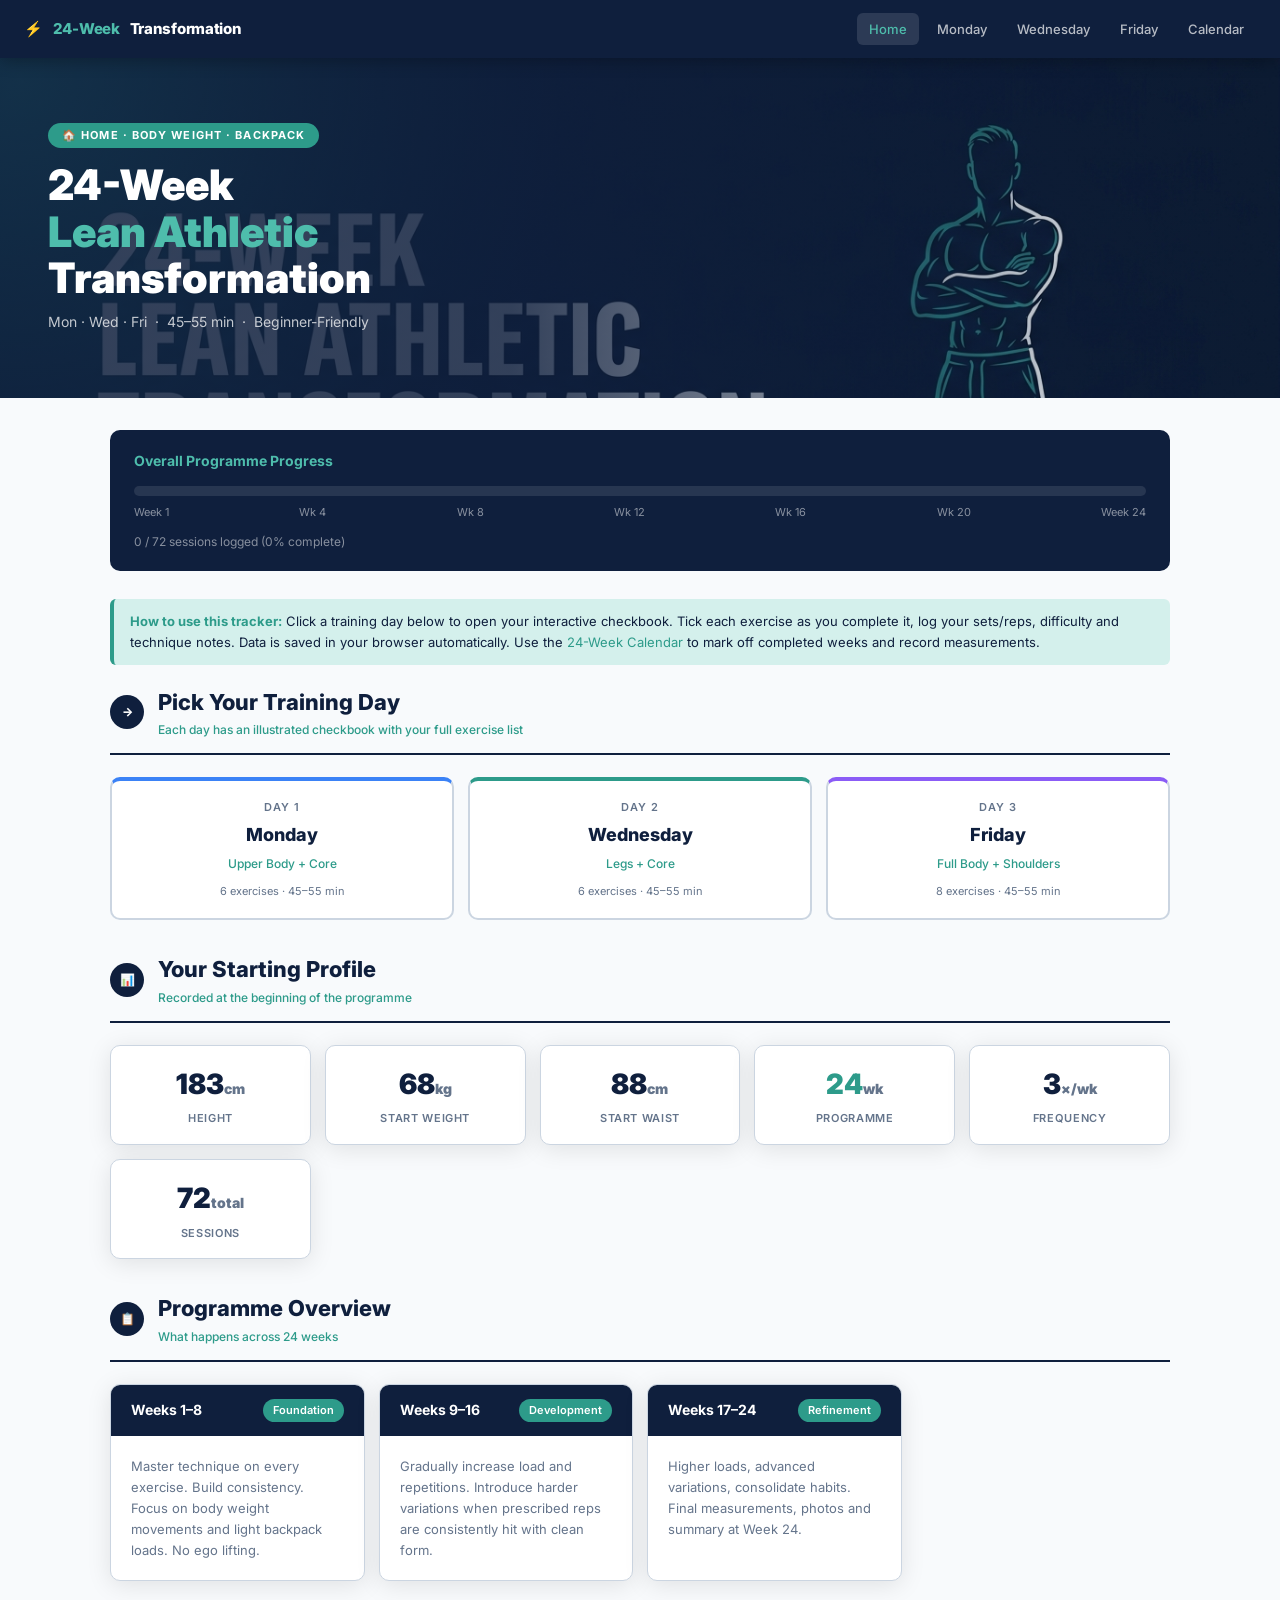
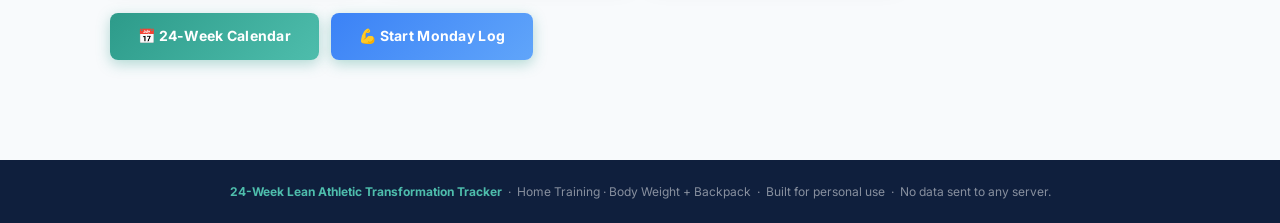
<file: index.html>
<!DOCTYPE html>
<html lang="en">
<head>
<meta charset="UTF-8">
<meta name="viewport" content="width=device-width, initial-scale=1.0">
<title>24-Week Lean Athletic Transformation | Home</title>
<meta name="description" content="A practical 24-week home workout tracker. Body weight + backpack. Mon / Wed / Fri. No gym needed.">
<link rel="stylesheet" href="assets/css/style.css">
</head>
<body>

<!-- NAV -->
<nav class="site-nav">
  <div class="nav-brand">⚡ <span>24-Week</span> Transformation</div>
  <div class="nav-links">
    <a href="index.html" class="active">Home</a>
    <a href="days/monday.html">Monday</a>
    <a href="days/wednesday.html">Wednesday</a>
    <a href="days/friday.html">Friday</a>
    <a href="calendar.html">Calendar</a>
  </div>
</nav>

<!-- HERO -->
<div class="hero">
  <img src="assets/images/hero.jpg" alt="24-Week Lean Athletic Transformation">
  <div class="hero-overlay">
    <div class="hero-badge">🏠 Home · Body Weight · Backpack</div>
    <h1>24-Week<br><em>Lean Athletic</em><br>Transformation</h1>
    <p>Mon · Wed · Fri &nbsp;·&nbsp; 45–55 min &nbsp;·&nbsp; Beginner-Friendly</p>
  </div>
</div>

<!-- MAIN -->
<div class="container">

  <!-- Progress strip -->
  <div class="progress-section" id="progressSection">
    <h3>Overall Programme Progress</h3>
    <div class="progress-bar-wrap">
      <div class="progress-bar-fill" id="overallBar" style="width:0%"></div>
    </div>
    <div class="progress-labels">
      <span>Week 1</span><span>Wk 4</span><span>Wk 8</span><span>Wk 12</span><span>Wk 16</span><span>Wk 20</span><span>Week 24</span>
    </div>
    <p style="font-size:12px;color:rgba(255,255,255,.5);margin-top:10px;" id="progressLabel">0 / 72 sessions logged</p>
  </div>

  <!-- Callout -->
  <div class="callout">
    <strong>How to use this tracker:</strong> Click a training day below to open your interactive checkbook. Tick each exercise as you complete it, log your sets/reps, difficulty and technique notes. Data is saved in your browser automatically. Use the <a href="calendar.html">24-Week Calendar</a> to mark off completed weeks and record measurements.
  </div>

  <!-- Day nav -->
  <div class="sec-header">
    <div class="sec-num">→</div>
    <h2>Pick Your Training Day<small>Each day has an illustrated checkbook with your full exercise list</small></h2>
  </div>

  <div class="day-nav">
    <a class="day-btn mon" href="days/monday.html">
      <div class="day-label">Day 1</div>
      <div class="day-name">Monday</div>
      <div class="day-focus">Upper Body + Core</div>
      <div style="margin-top:10px;font-size:11px;color:var(--muted);">6 exercises · 45–55 min</div>
    </a>
    <a class="day-btn wed" href="days/wednesday.html">
      <div class="day-label">Day 2</div>
      <div class="day-name">Wednesday</div>
      <div class="day-focus">Legs + Core</div>
      <div style="margin-top:10px;font-size:11px;color:var(--muted);">6 exercises · 45–55 min</div>
    </a>
    <a class="day-btn fri" href="days/friday.html">
      <div class="day-label">Day 3</div>
      <div class="day-name">Friday</div>
      <div class="day-focus">Full Body + Shoulders</div>
      <div style="margin-top:10px;font-size:11px;color:var(--muted);">8 exercises · 45–55 min</div>
    </a>
  </div>

  <!-- Quick-stats cards -->
  <div class="sec-header" style="margin-top:32px;">
    <div class="sec-num">📊</div>
    <h2>Your Starting Profile<small>Recorded at the beginning of the programme</small></h2>
  </div>

  <div style="display:grid;grid-template-columns:repeat(auto-fill,minmax(180px,1fr));gap:14px;margin-bottom:32px;">
    <div class="card">
      <div class="card-body" style="text-align:center;padding:16px 12px;">
        <div style="font-size:28px;font-weight:900;color:var(--navy);">183<span style="font-size:14px;color:var(--muted);">cm</span></div>
        <div style="font-size:11px;color:var(--muted);font-weight:600;text-transform:uppercase;letter-spacing:.06em;margin-top:4px;">Height</div>
      </div>
    </div>
    <div class="card">
      <div class="card-body" style="text-align:center;padding:16px 12px;">
        <div style="font-size:28px;font-weight:900;color:var(--navy);">68<span style="font-size:14px;color:var(--muted);">kg</span></div>
        <div style="font-size:11px;color:var(--muted);font-weight:600;text-transform:uppercase;letter-spacing:.06em;margin-top:4px;">Start Weight</div>
      </div>
    </div>
    <div class="card">
      <div class="card-body" style="text-align:center;padding:16px 12px;">
        <div style="font-size:28px;font-weight:900;color:var(--navy);">88<span style="font-size:14px;color:var(--muted);">cm</span></div>
        <div style="font-size:11px;color:var(--muted);font-weight:600;text-transform:uppercase;letter-spacing:.06em;margin-top:4px;">Start Waist</div>
      </div>
    </div>
    <div class="card">
      <div class="card-body" style="text-align:center;padding:16px 12px;">
        <div style="font-size:28px;font-weight:900;color:var(--teal);">24<span style="font-size:14px;color:var(--muted);">wk</span></div>
        <div style="font-size:11px;color:var(--muted);font-weight:600;text-transform:uppercase;letter-spacing:.06em;margin-top:4px;">Programme</div>
      </div>
    </div>
    <div class="card">
      <div class="card-body" style="text-align:center;padding:16px 12px;">
        <div style="font-size:28px;font-weight:900;color:var(--navy);">3<span style="font-size:14px;color:var(--muted);">×/wk</span></div>
        <div style="font-size:11px;color:var(--muted);font-weight:600;text-transform:uppercase;letter-spacing:.06em;margin-top:4px;">Frequency</div>
      </div>
    </div>
    <div class="card">
      <div class="card-body" style="text-align:center;padding:16px 12px;">
        <div style="font-size:28px;font-weight:900;color:var(--navy);">72<span style="font-size:14px;color:var(--muted);">total</span></div>
        <div style="font-size:11px;color:var(--muted);font-weight:600;text-transform:uppercase;letter-spacing:.06em;margin-top:4px;">Sessions</div>
      </div>
    </div>
  </div>

  <!-- Programme overview -->
  <div class="sec-header">
    <div class="sec-num">📋</div>
    <h2>Programme Overview<small>What happens across 24 weeks</small></h2>
  </div>

  <div style="display:grid;grid-template-columns:repeat(auto-fill,minmax(240px,1fr));gap:14px;margin-bottom:32px;">
    <div class="card">
      <div class="card-header"><h3>Weeks 1–8</h3><span class="tag">Foundation</span></div>
      <div class="card-body">
        <p style="font-size:13px;color:var(--muted);">Master technique on every exercise. Build consistency. Focus on body weight movements and light backpack loads. No ego lifting.</p>
      </div>
    </div>
    <div class="card">
      <div class="card-header"><h3>Weeks 9–16</h3><span class="tag">Development</span></div>
      <div class="card-body">
        <p style="font-size:13px;color:var(--muted);">Gradually increase load and repetitions. Introduce harder variations when prescribed reps are consistently hit with clean form.</p>
      </div>
    </div>
    <div class="card">
      <div class="card-header"><h3>Weeks 17–24</h3><span class="tag">Refinement</span></div>
      <div class="card-body">
        <p style="font-size:13px;color:var(--muted);">Higher loads, advanced variations, consolidate habits. Final measurements, photos and summary at Week 24.</p>
      </div>
    </div>
  </div>

  <!-- Links to other pages -->
  <div style="display:flex;flex-wrap:wrap;gap:12px;margin-top:8px;">
    <a href="calendar.html" class="save-btn" style="display:inline-block;">📅 24-Week Calendar</a>
    <a href="days/monday.html" class="save-btn" style="display:inline-block;background:linear-gradient(135deg,#3b82f6,#60a5fa);">💪 Start Monday Log</a>
  </div>

</div>

<footer class="site-footer">
  <strong>24-Week Lean Athletic Transformation Tracker</strong> &nbsp;·&nbsp; Home Training · Body Weight + Backpack &nbsp;·&nbsp; Built for personal use &nbsp;·&nbsp; No data sent to any server.
</footer>

<script>
// Compute overall progress from localStorage
(function(){
  var total = 0;
  for(var i=1;i<=24;i++){
    ['mon','wed','fri'].forEach(function(d){
      var key = 'week_'+i+'_'+d+'_done';
      if(localStorage.getItem(key)==='1') total++;
    });
  }
  var pct = Math.round(total/72*100);
  document.getElementById('overallBar').style.width = pct+'%';
  document.getElementById('progressLabel').textContent = total+' / 72 sessions logged ('+pct+'% complete)';
})();
</script>

</body>
</html>
</file>
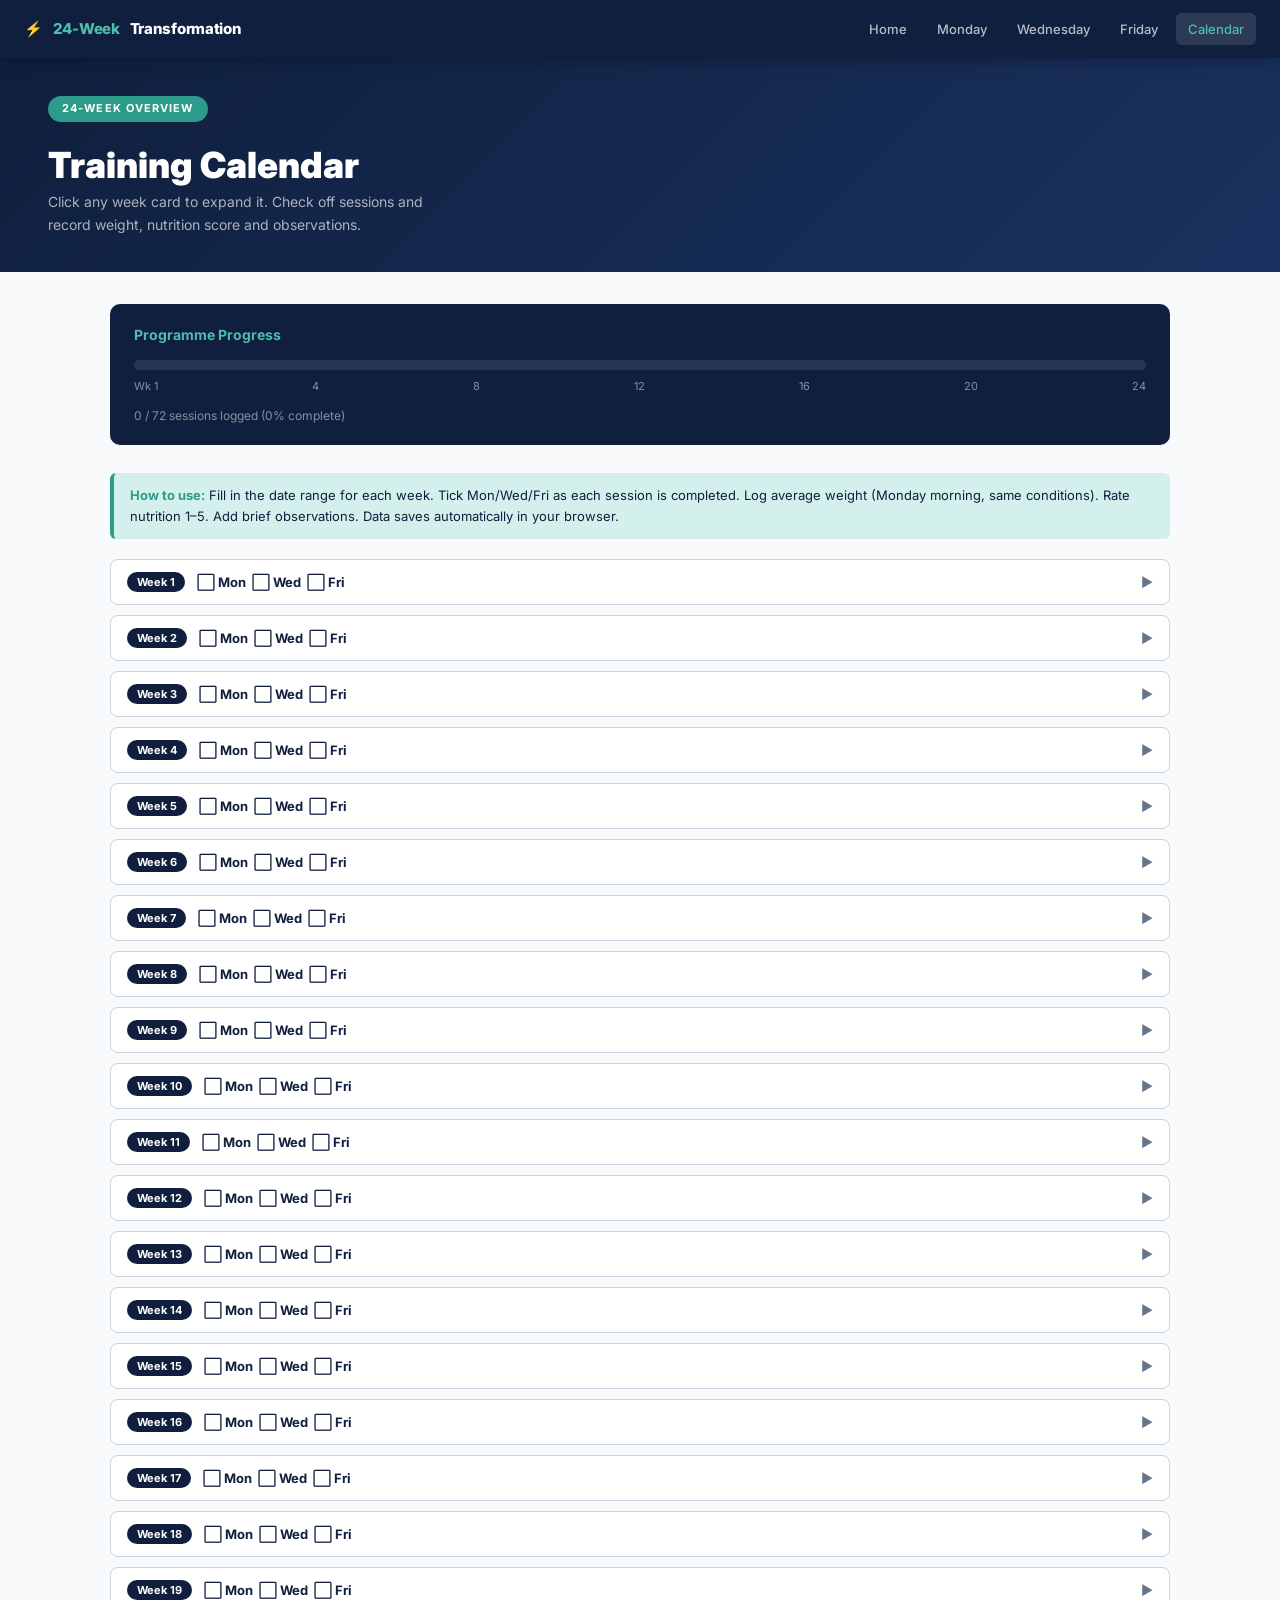
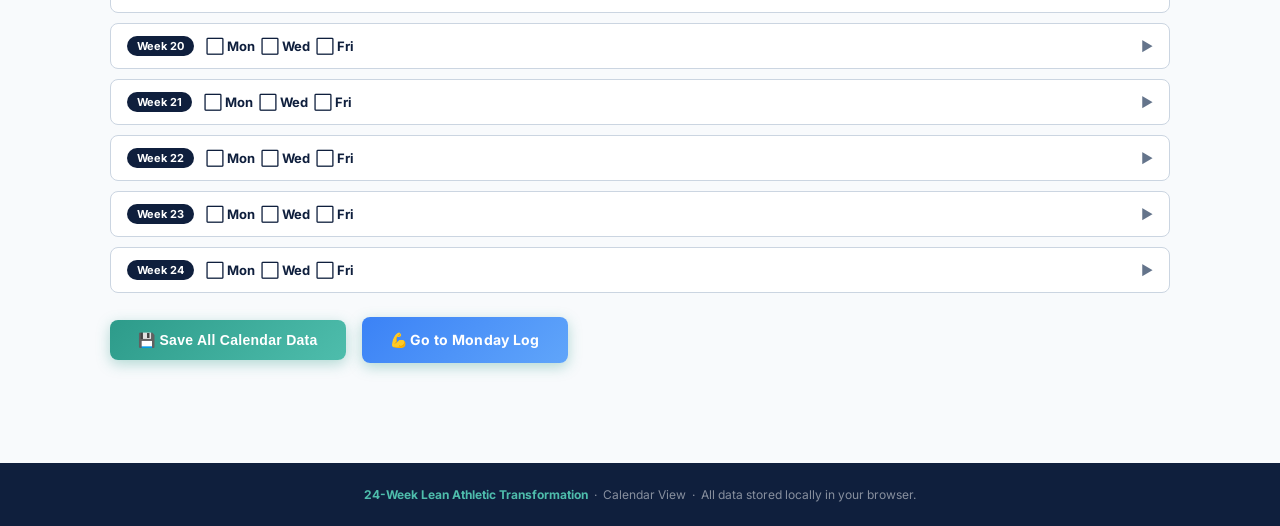
<file: calendar.html>
<!DOCTYPE html>
<html lang="en">
<head>
<meta charset="UTF-8">
<meta name="viewport" content="width=device-width, initial-scale=1.0">
<title>24-Week Calendar | Transformation Tracker</title>
<meta name="description" content="Interactive 24-week workout calendar. Check off sessions, record weight, nutrition and observations.">
<link rel="stylesheet" href="assets/css/style.css">
</head>
<body>

<nav class="site-nav">
  <div class="nav-brand">⚡ <span>24-Week</span> Transformation</div>
  <div class="nav-links">
    <a href="index.html">Home</a>
    <a href="days/monday.html">Monday</a>
    <a href="days/wednesday.html">Wednesday</a>
    <a href="days/friday.html">Friday</a>
    <a href="calendar.html" class="active">Calendar</a>
  </div>
</nav>

<div class="hero" style="min-height:auto;">
  <div style="background:linear-gradient(135deg,var(--navy) 0%,var(--navy-mid) 100%);padding:36px 48px;">
    <div class="hero-badge">24-Week Overview</div>
    <h1 style="font-size:clamp(22px,3vw,36px);color:white;font-weight:900;margin:10px 0 6px;">Training Calendar</h1>
    <p style="color:rgba(255,255,255,.65);font-size:14px;">Click any week card to expand it. Check off sessions and record weight, nutrition score and observations.</p>
  </div>
</div>

<div class="container">

  <!-- Progress strip -->
  <div class="progress-section">
    <h3>Programme Progress</h3>
    <div class="progress-bar-wrap">
      <div class="progress-bar-fill" id="overallBar" style="width:0%"></div>
    </div>
    <div class="progress-labels">
      <span>Wk 1</span><span>4</span><span>8</span><span>12</span><span>16</span><span>20</span><span>24</span>
    </div>
    <p style="font-size:12px;color:rgba(255,255,255,.5);margin-top:10px;" id="progressLabel">0 / 72 sessions logged</p>
  </div>

  <div class="callout">
    <strong>How to use:</strong> Fill in the date range for each week. Tick Mon/Wed/Fri as each session is completed. Log average weight (Monday morning, same conditions). Rate nutrition 1–5. Add brief observations. Data saves automatically in your browser.
  </div>

  <!-- Week grid — 24 cards -->
  <div id="weekGrid"></div>

  <div style="margin-top:24px;">
    <button class="save-btn" onclick="saveAll()">💾 Save All Calendar Data</button>
    <a href="days/monday.html" class="save-btn" style="display:inline-block;margin-left:12px;background:linear-gradient(135deg,#3b82f6,#60a5fa);">💪 Go to Monday Log</a>
  </div>

</div>

<div class="toast" id="toast">✅ Calendar saved!</div>

<footer class="site-footer">
  <strong>24-Week Lean Athletic Transformation</strong> &nbsp;·&nbsp; Calendar View &nbsp;·&nbsp; All data stored locally in your browser.
</footer>

<style>
.wk-expanded { display:none; }
.wk-card-wrap.open .wk-expanded { display:block; }
.wk-card-wrap { margin-bottom:10px; }
.wk-toggle {
  width:100%; background:white; border:1px solid var(--rule);
  border-radius:8px; padding:12px 16px; cursor:pointer;
  display:flex; align-items:center; gap:12px;
  transition:all .2s; font-family:'Inter',sans-serif;
}
.wk-toggle:hover { border-color:var(--teal); background:var(--accent); }
.wk-badge { background:var(--navy); color:white; font-size:11px; font-weight:700; padding:3px 10px; border-radius:12px; }
.wk-toggle .wk-title { font-size:13px; font-weight:700; color:var(--navy); flex:1; text-align:left; }
.wk-toggle .wk-status { font-size:12px; color:var(--muted); }
.wk-toggle .wk-arrow { color:var(--muted); transition:transform .2s; }
.wk-card-wrap.open .wk-arrow { transform:rotate(90deg); }
.wk-content {
  background:white; border:1px solid var(--rule); border-top:none;
  border-radius:0 0 8px 8px; padding:16px; margin-top:-2px;
}
.wk-checks-row { display:flex; gap:16px; margin-bottom:14px; flex-wrap:wrap; }
.wk-check-item { display:flex; align-items:center; gap:6px; font-size:13px; }
.wk-check-item input { accent-color:var(--teal); width:16px; height:16px; }
.wk-fields-grid { display:grid; grid-template-columns:repeat(auto-fill,minmax(160px,1fr)); gap:12px; margin-bottom:12px; }
.wk-input-group { display:flex; flex-direction:column; gap:3px; }
.wk-input-group label { font-size:10px; font-weight:700; text-transform:uppercase; letter-spacing:.06em; color:var(--muted); }
.wk-input-group input, .wk-input-group textarea {
  border:1px solid var(--rule); border-radius:6px; padding:7px 10px;
  font-size:12px; font-family:'Inter',sans-serif; outline:none;
  transition:all .2s; background:var(--off);
}
.wk-input-group input:focus, .wk-input-group textarea:focus { border-color:var(--teal); background:white; box-shadow:0 0 0 3px rgba(45,155,138,.1); }
.wk-input-group textarea { resize:vertical; min-height:48px; }
.done-badge { background:var(--teal); color:white; font-size:10px; font-weight:700; padding:2px 8px; border-radius:10px; }
</style>

<script>
var WEEKS = 24;

function getWeekData(w){
  var raw = localStorage.getItem('cal_week_'+w);
  return raw ? JSON.parse(raw) : {};
}
function saveWeekData(w, data){
  localStorage.setItem('cal_week_'+w, JSON.stringify(data));
  // mark individual day done flags
  ['mon','wed','fri'].forEach(function(d){
    if(data['check_'+d]) localStorage.setItem('week_'+w+'_'+d+'_done','1');
    else localStorage.removeItem('week_'+w+'_'+d+'_done');
  });
}

function countSessions(){
  var total = 0;
  for(var i=1;i<=WEEKS;i++){
    ['mon','wed','fri'].forEach(function(d){
      if(localStorage.getItem('week_'+i+'_'+d+'_done')==='1') total++;
    });
  }
  return total;
}

function updateProgress(){
  var done = countSessions();
  var pct = Math.round(done/72*100);
  document.getElementById('overallBar').style.width = pct+'%';
  document.getElementById('progressLabel').textContent = done+' / 72 sessions logged ('+pct+'% complete)';
}

function buildGrid(){
  var grid = document.getElementById('weekGrid');
  grid.innerHTML = '';
  for(var w=1;w<=WEEKS;w++){
    (function(week){
      var data = getWeekData(week);
      var done = (data.check_mon && data.check_wed && data.check_fri);
      var wrap = document.createElement('div');
      wrap.className = 'wk-card-wrap' + (done ? ' open' : '');
      wrap.id = 'wkwrap_'+week;

      var monDone = data.check_mon ? '✅' : '⬜';
      var wedDone = data.check_wed ? '✅' : '⬜';
      var friDone = data.check_fri ? '✅' : '⬜';
      var statusText = monDone+' Mon &nbsp;'+wedDone+' Wed &nbsp;'+friDone+' Fri';

      wrap.innerHTML =
        '<button class="wk-toggle" onclick="toggleWeek('+week+')">'
        + '<span class="wk-badge">Week '+week+'</span>'
        + '<span class="wk-title">'+statusText+'</span>'
        + (done ? '<span class="done-badge">DONE ✓</span>' : '')
        + '<span class="wk-arrow">▶</span>'
        + '</button>'
        + '<div class="wk-expanded wk-content" id="wkcontent_'+week+'">'
        + '<div class="wk-checks-row">'
        + '<label class="wk-check-item"><input type="checkbox" id="wk'+week+'_mon" onchange="onCheck('+week+')" '+(data.check_mon?'checked':'')+'>Monday done</label>'
        + '<label class="wk-check-item"><input type="checkbox" id="wk'+week+'_wed" onchange="onCheck('+week+')" '+(data.check_wed?'checked':'')+'>Wednesday done</label>'
        + '<label class="wk-check-item"><input type="checkbox" id="wk'+week+'_fri" onchange="onCheck('+week+')" '+(data.check_fri?'checked':'')+'>Friday done</label>'
        + '</div>'
        + '<div class="wk-fields-grid">'
        + '<div class="wk-input-group"><label>Date Range</label><input type="text" id="wk'+week+'_dates" placeholder="e.g. 13–17 Oct" value="'+(data.dates||'')+'"></div>'
        + '<div class="wk-input-group"><label>Avg. Weight (kg)</label><input type="number" id="wk'+week+'_weight" placeholder="68.0" step="0.1" value="'+(data.weight||'')+'"></div>'
        + '<div class="wk-input-group"><label>Nutrition 1–5</label><input type="number" id="wk'+week+'_nutrition" min="1" max="5" placeholder="1–5" value="'+(data.nutrition||'')+'"></div>'
        + '<div class="wk-input-group"><label>Completion %</label><input type="number" id="wk'+week+'_completion" min="0" max="100" step="33" placeholder="0 / 33 / 67 / 100" value="'+(data.completion||'')+'"></div>'
        + '<div class="wk-input-group" style="grid-column:span 2;"><label>Sleep / Recovery Notes</label><textarea id="wk'+week+'_sleep" placeholder="e.g. 7h avg, slight shoulder soreness">'+(data.sleep||'')+'</textarea></div>'
        + '<div class="wk-input-group" style="grid-column:span 2;"><label>Weekly Observations</label><textarea id="wk'+week+'_obs" placeholder="e.g. push-ups improved, protein hit 5/7 days">'+(data.obs||'')+'</textarea></div>'
        + '</div>'
        + '<button class="save-btn" style="font-size:12px;padding:8px 16px;" onclick="saveWeek('+week+')">💾 Save Week '+week+'</button>'
        + '</div>';

      grid.appendChild(wrap);
    })(w);
  }
  updateProgress();
}

function toggleWeek(w){
  var wrap = document.getElementById('wkwrap_'+w);
  wrap.classList.toggle('open');
}

function onCheck(w){
  saveWeek(w);
  updateProgress();
}

function saveWeek(w){
  var data = {
    check_mon: document.getElementById('wk'+w+'_mon').checked,
    check_wed: document.getElementById('wk'+w+'_wed').checked,
    check_fri: document.getElementById('wk'+w+'_fri').checked,
    dates: document.getElementById('wk'+w+'_dates').value,
    weight: document.getElementById('wk'+w+'_weight').value,
    nutrition: document.getElementById('wk'+w+'_nutrition').value,
    completion: document.getElementById('wk'+w+'_completion').value,
    sleep: document.getElementById('wk'+w+'_sleep').value,
    obs: document.getElementById('wk'+w+'_obs').value
  };
  saveWeekData(w, data);
  // Refresh toggle header
  var done = data.check_mon && data.check_wed && data.check_fri;
  var wrap = document.getElementById('wkwrap_'+w);
  var btn = wrap.querySelector('.wk-toggle');
  var monDone = data.check_mon ? '✅' : '⬜';
  var wedDone = data.check_wed ? '✅' : '⬜';
  var friDone = data.check_fri ? '✅' : '⬜';
  btn.querySelector('.wk-title').innerHTML = monDone+' Mon &nbsp;'+wedDone+' Wed &nbsp;'+friDone+' Fri';
  var badge = btn.querySelector('.done-badge');
  if(done && !badge){ var s=document.createElement('span');s.className='done-badge';s.textContent='DONE ✓';btn.insertBefore(s,btn.querySelector('.wk-arrow')); }
  else if(!done && badge){ badge.remove(); }
  updateProgress();
}

function saveAll(){
  for(var w=1;w<=WEEKS;w++){
    var el = document.getElementById('wk'+w+'_mon');
    if(el) saveWeek(w);
  }
  var t=document.getElementById('toast');t.classList.add('show');setTimeout(function(){t.classList.remove('show');},2500);
}

buildGrid();
</script>
</body>
</html>
</file>
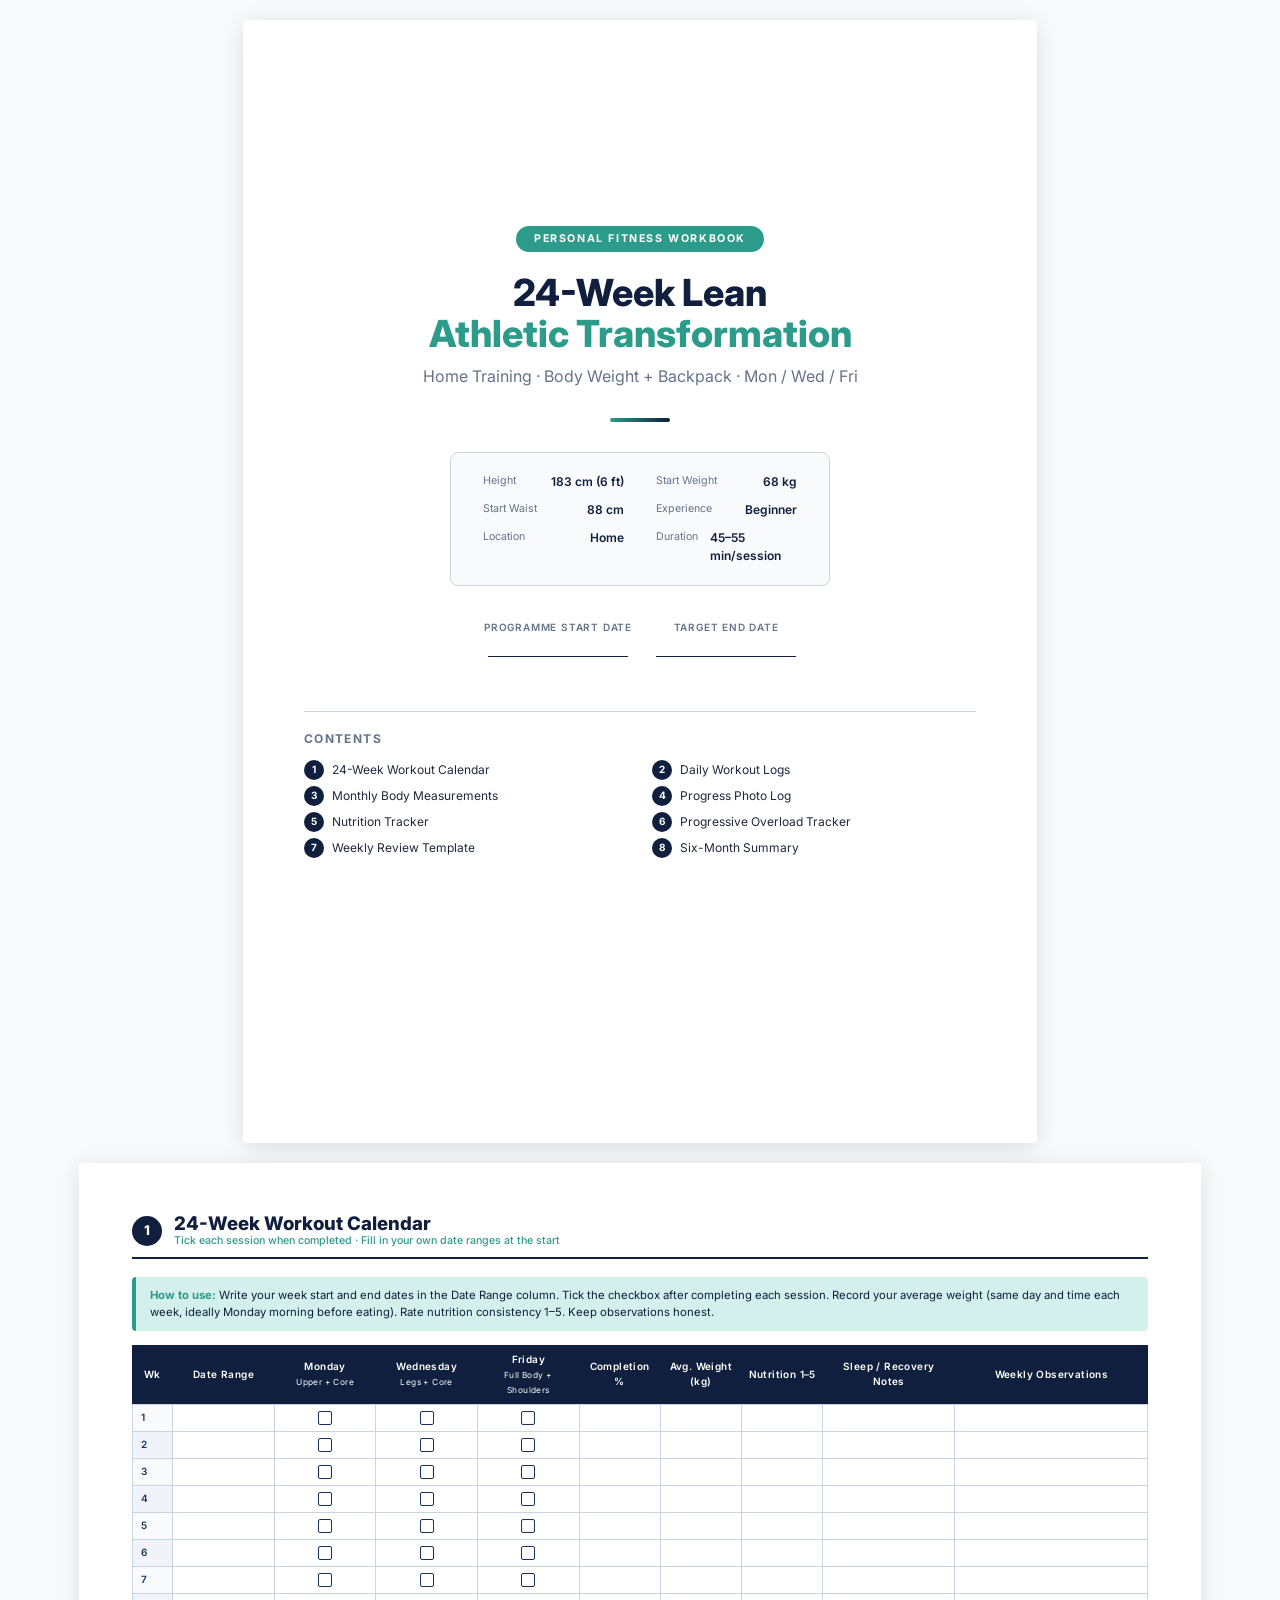
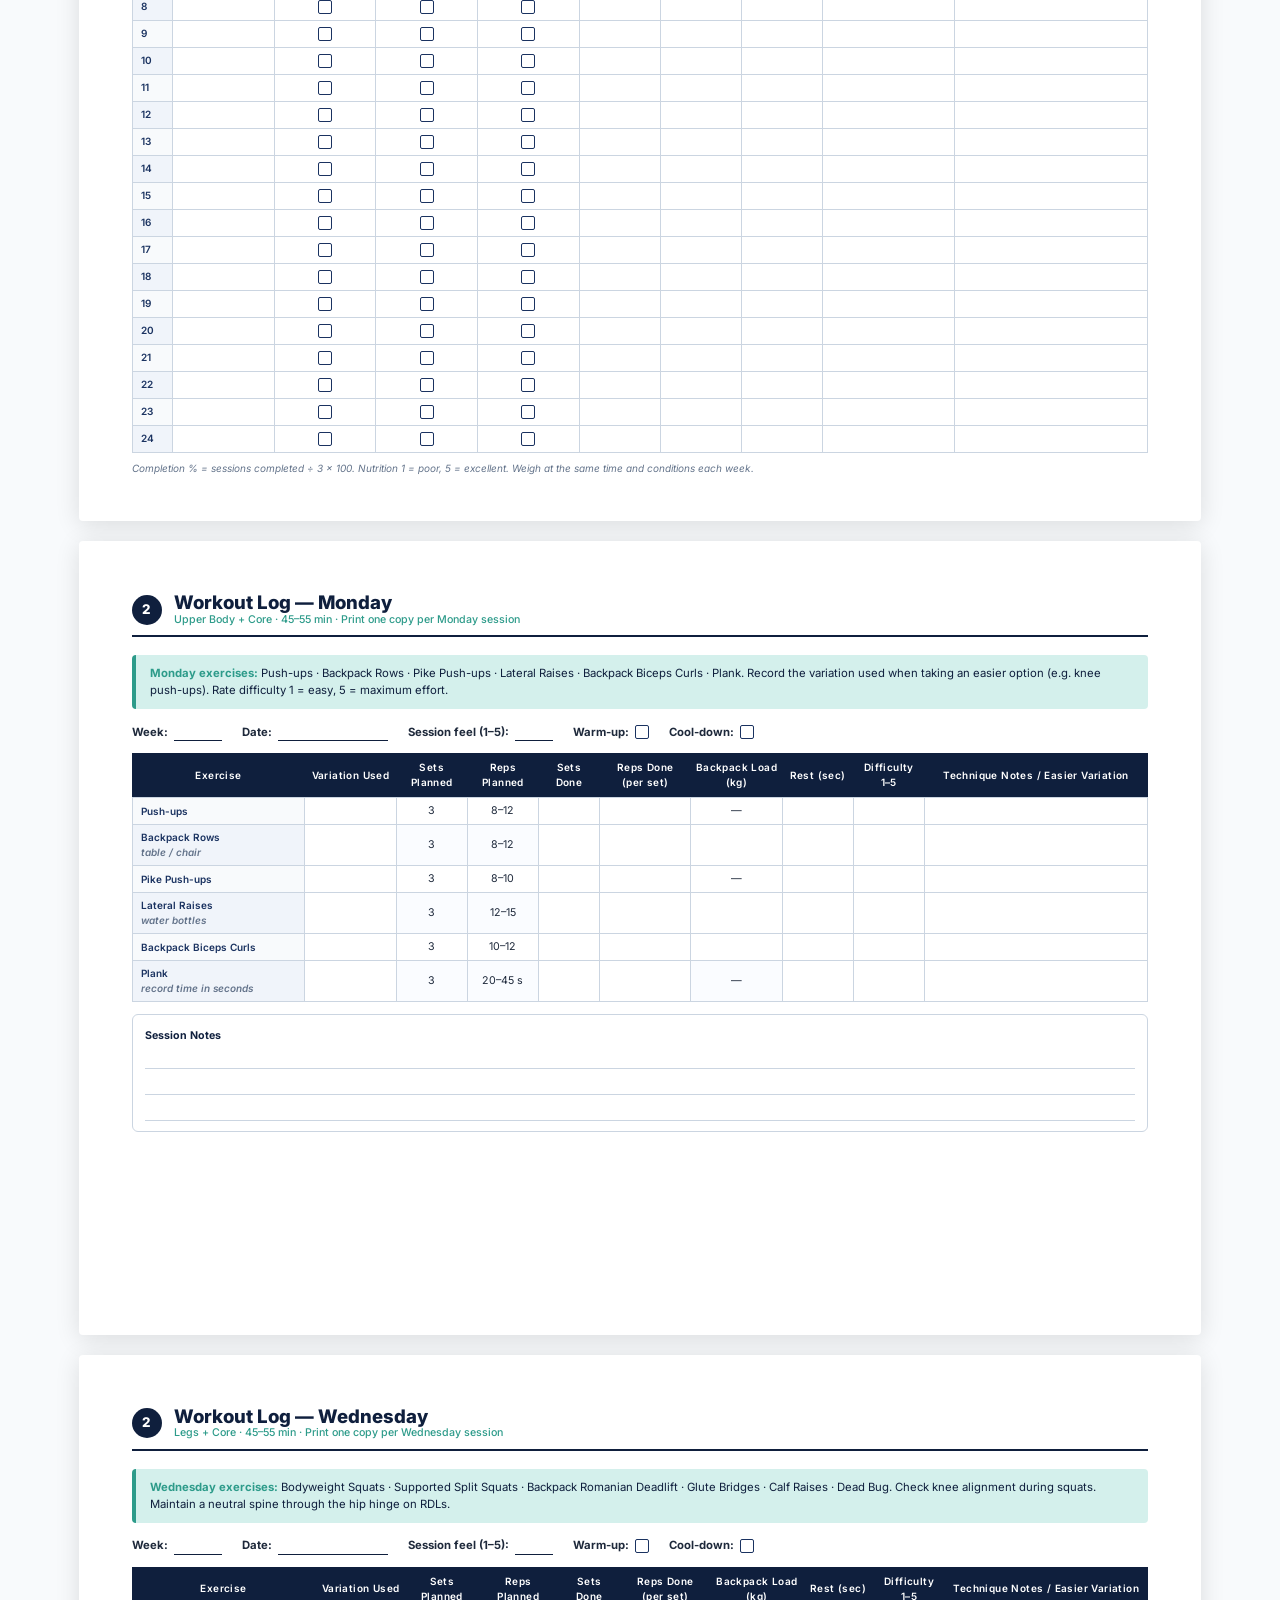
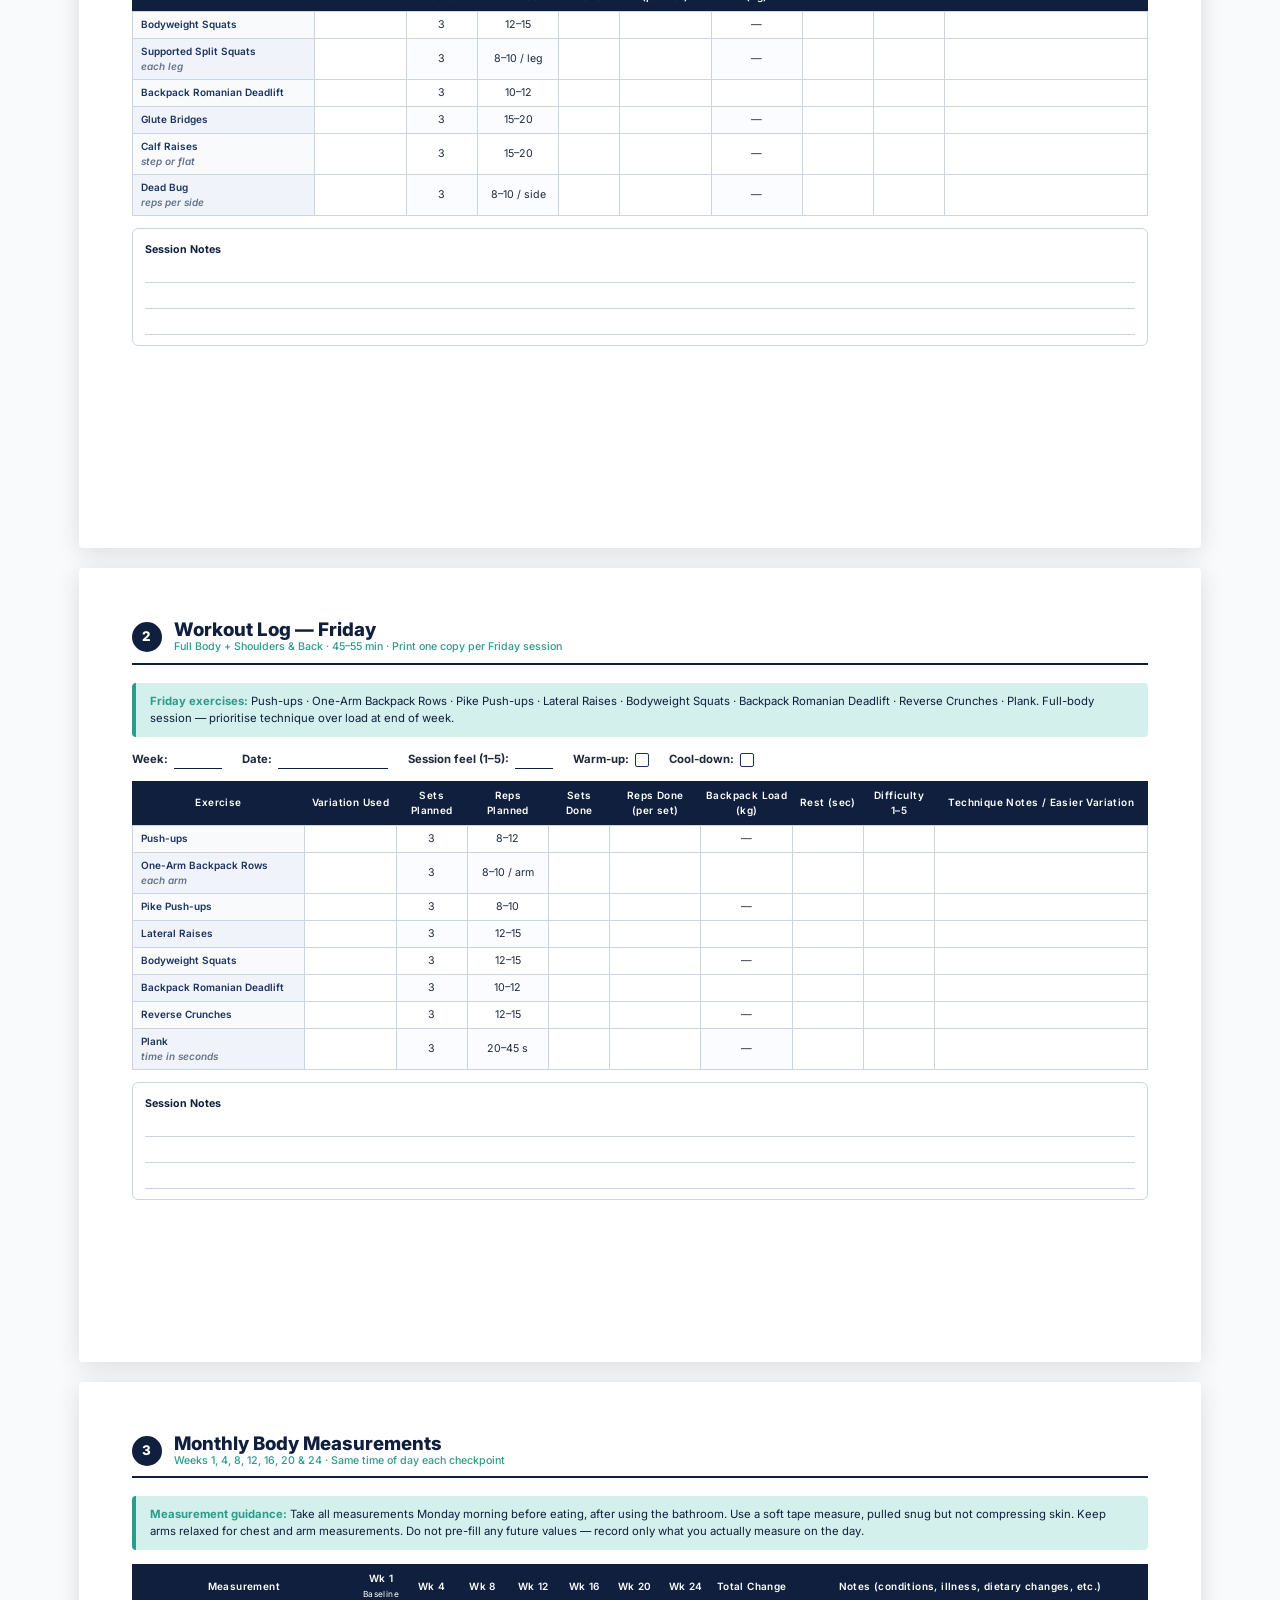
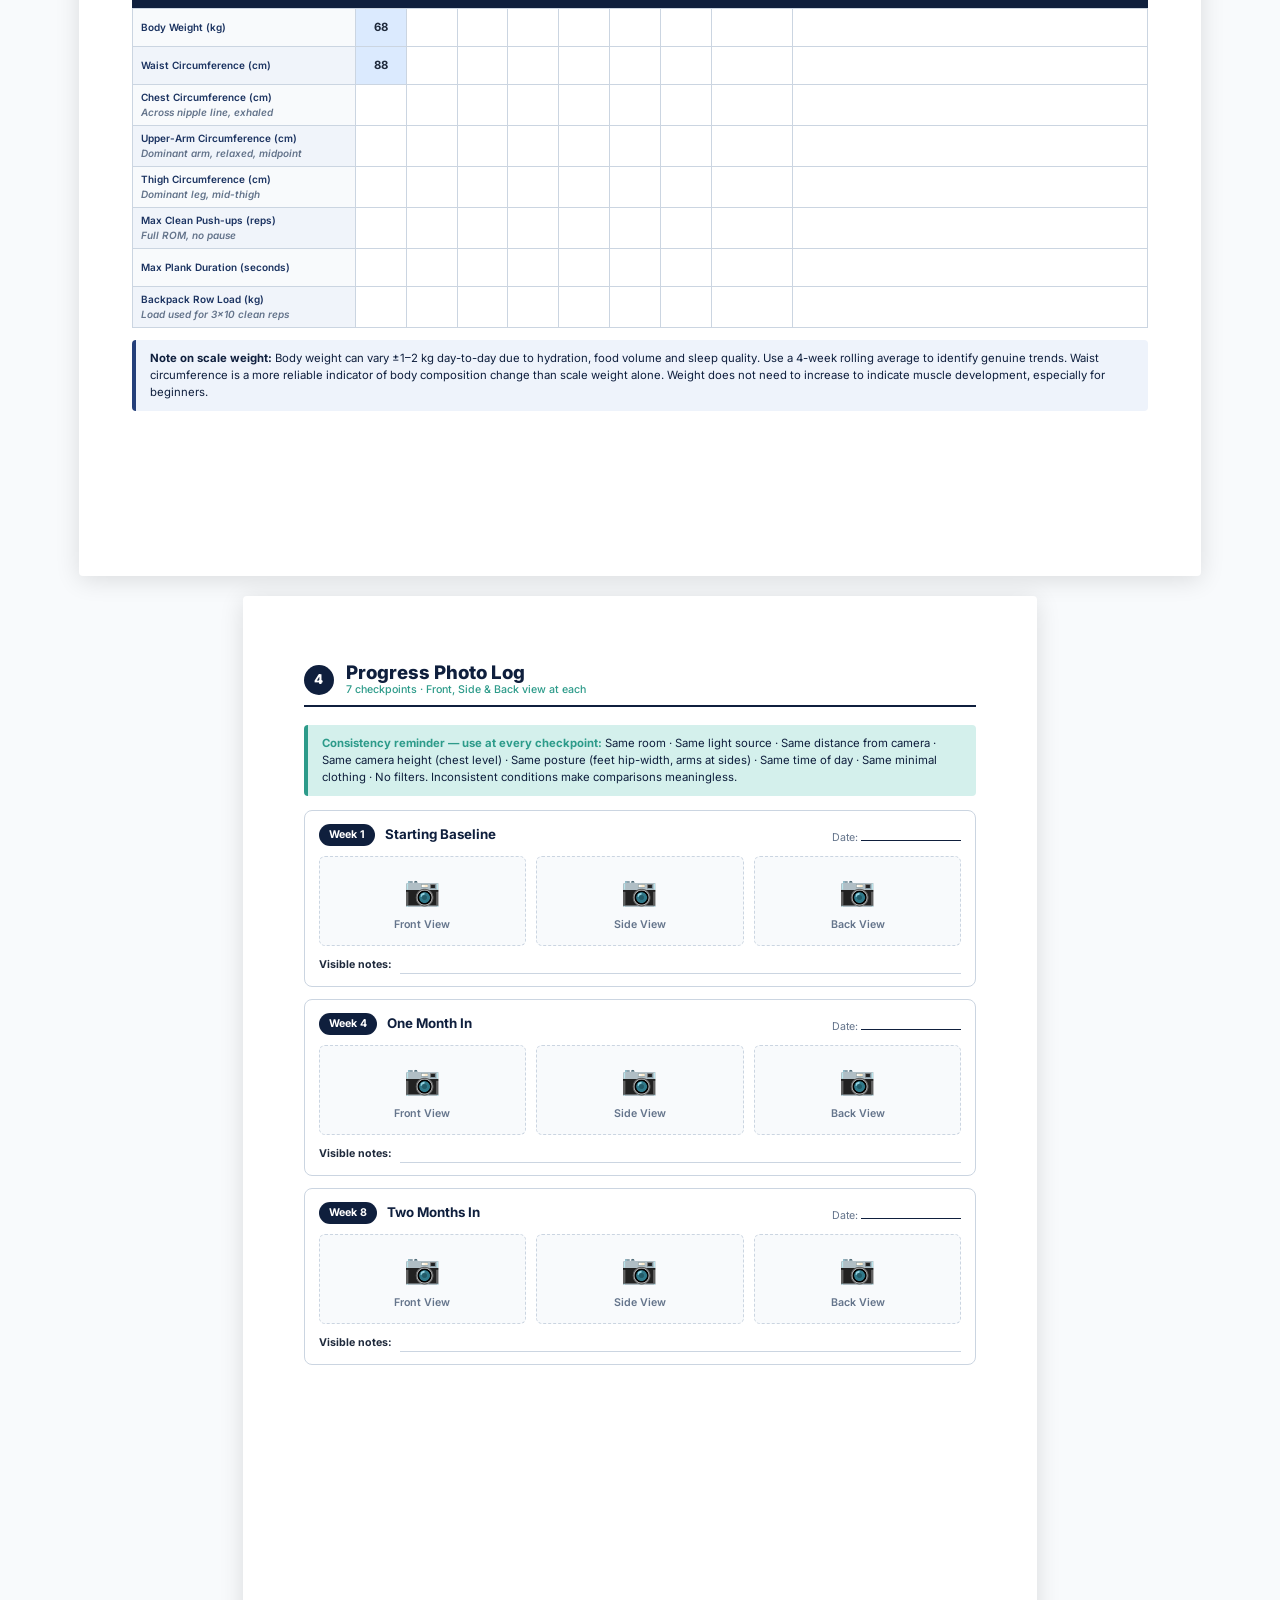
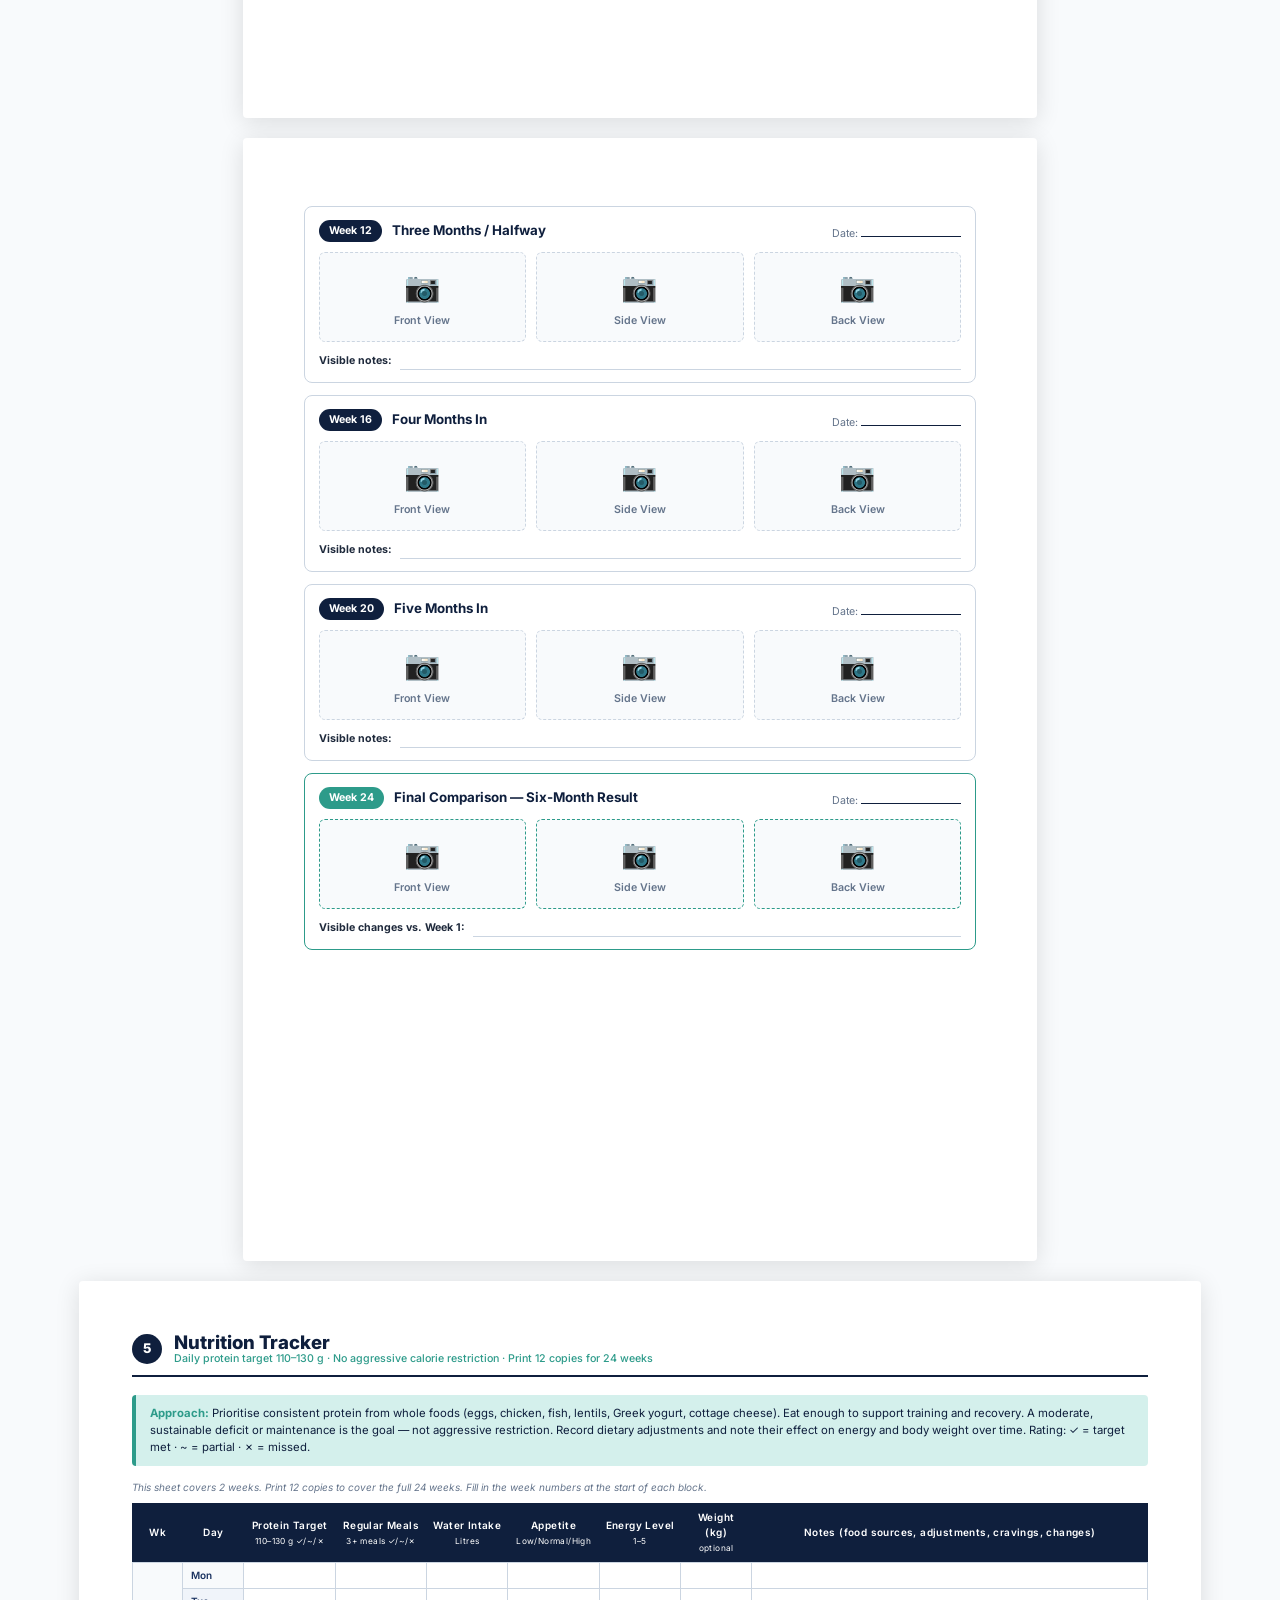
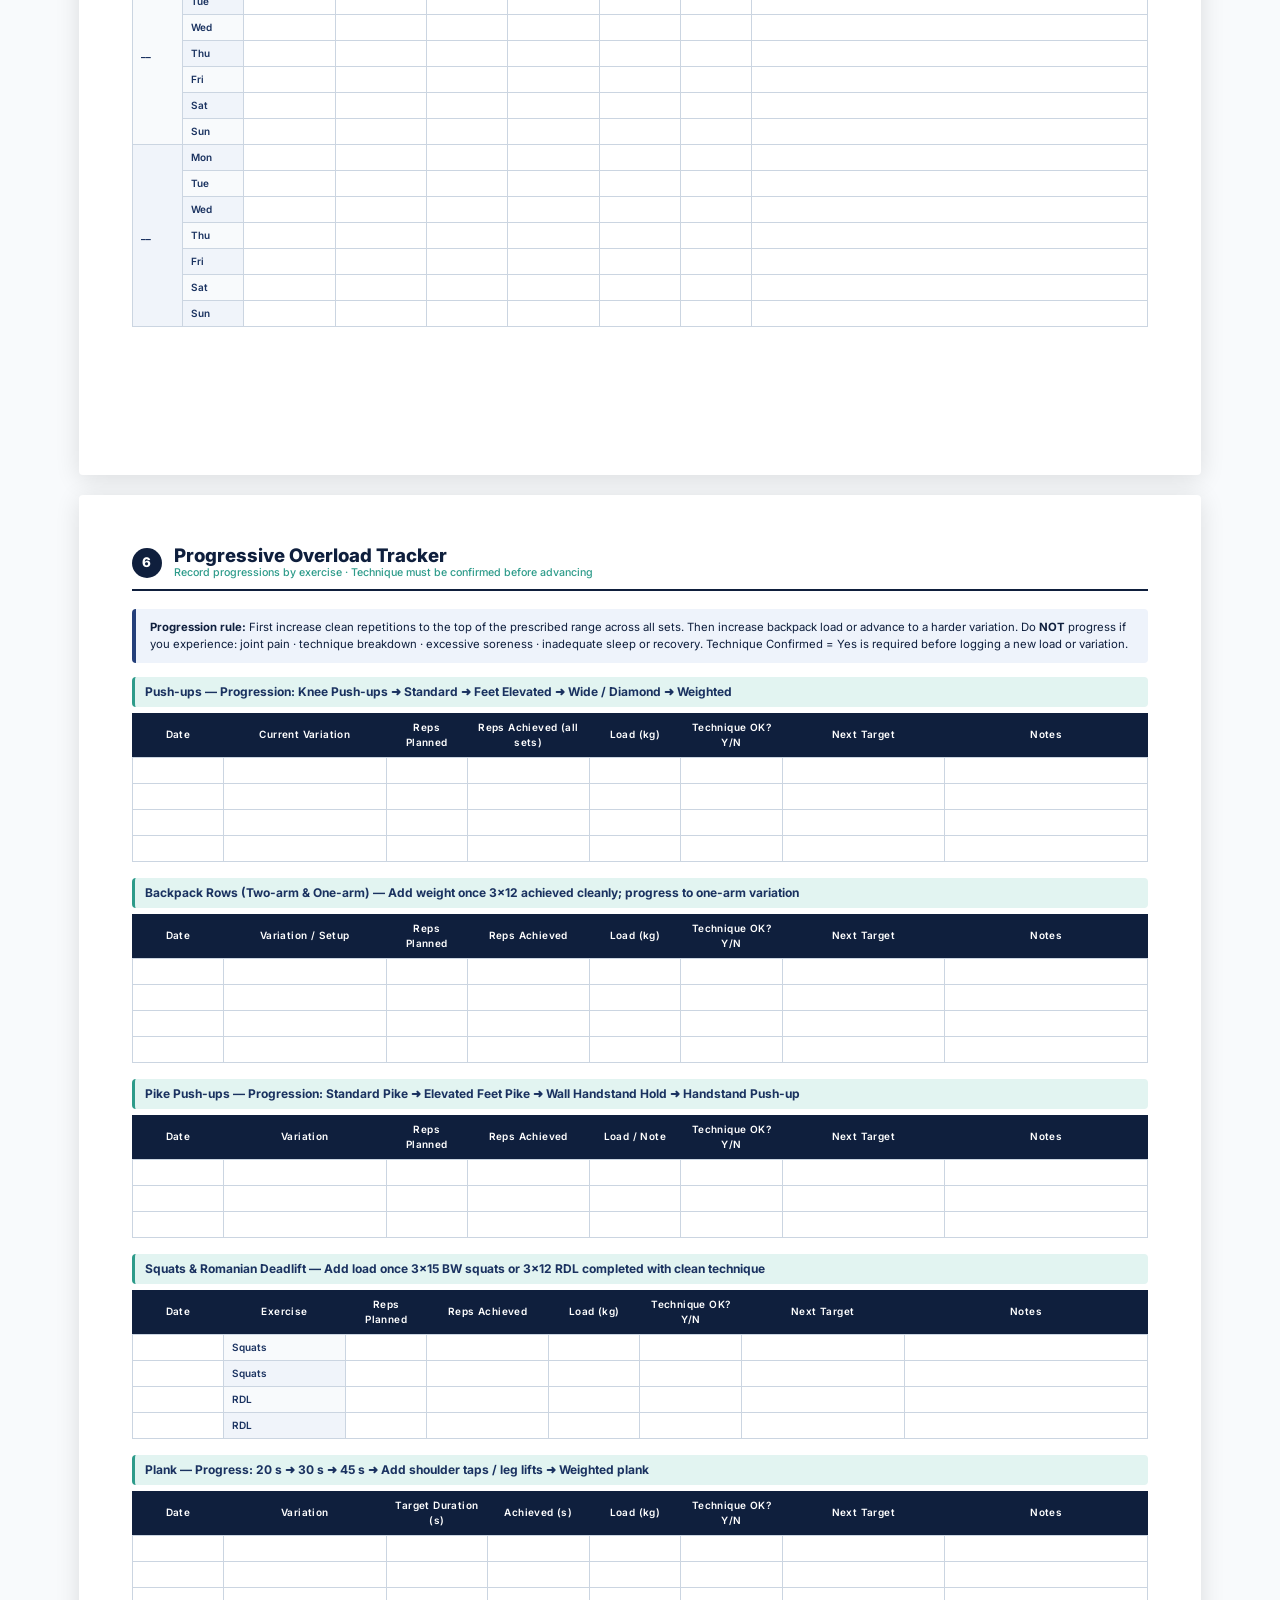
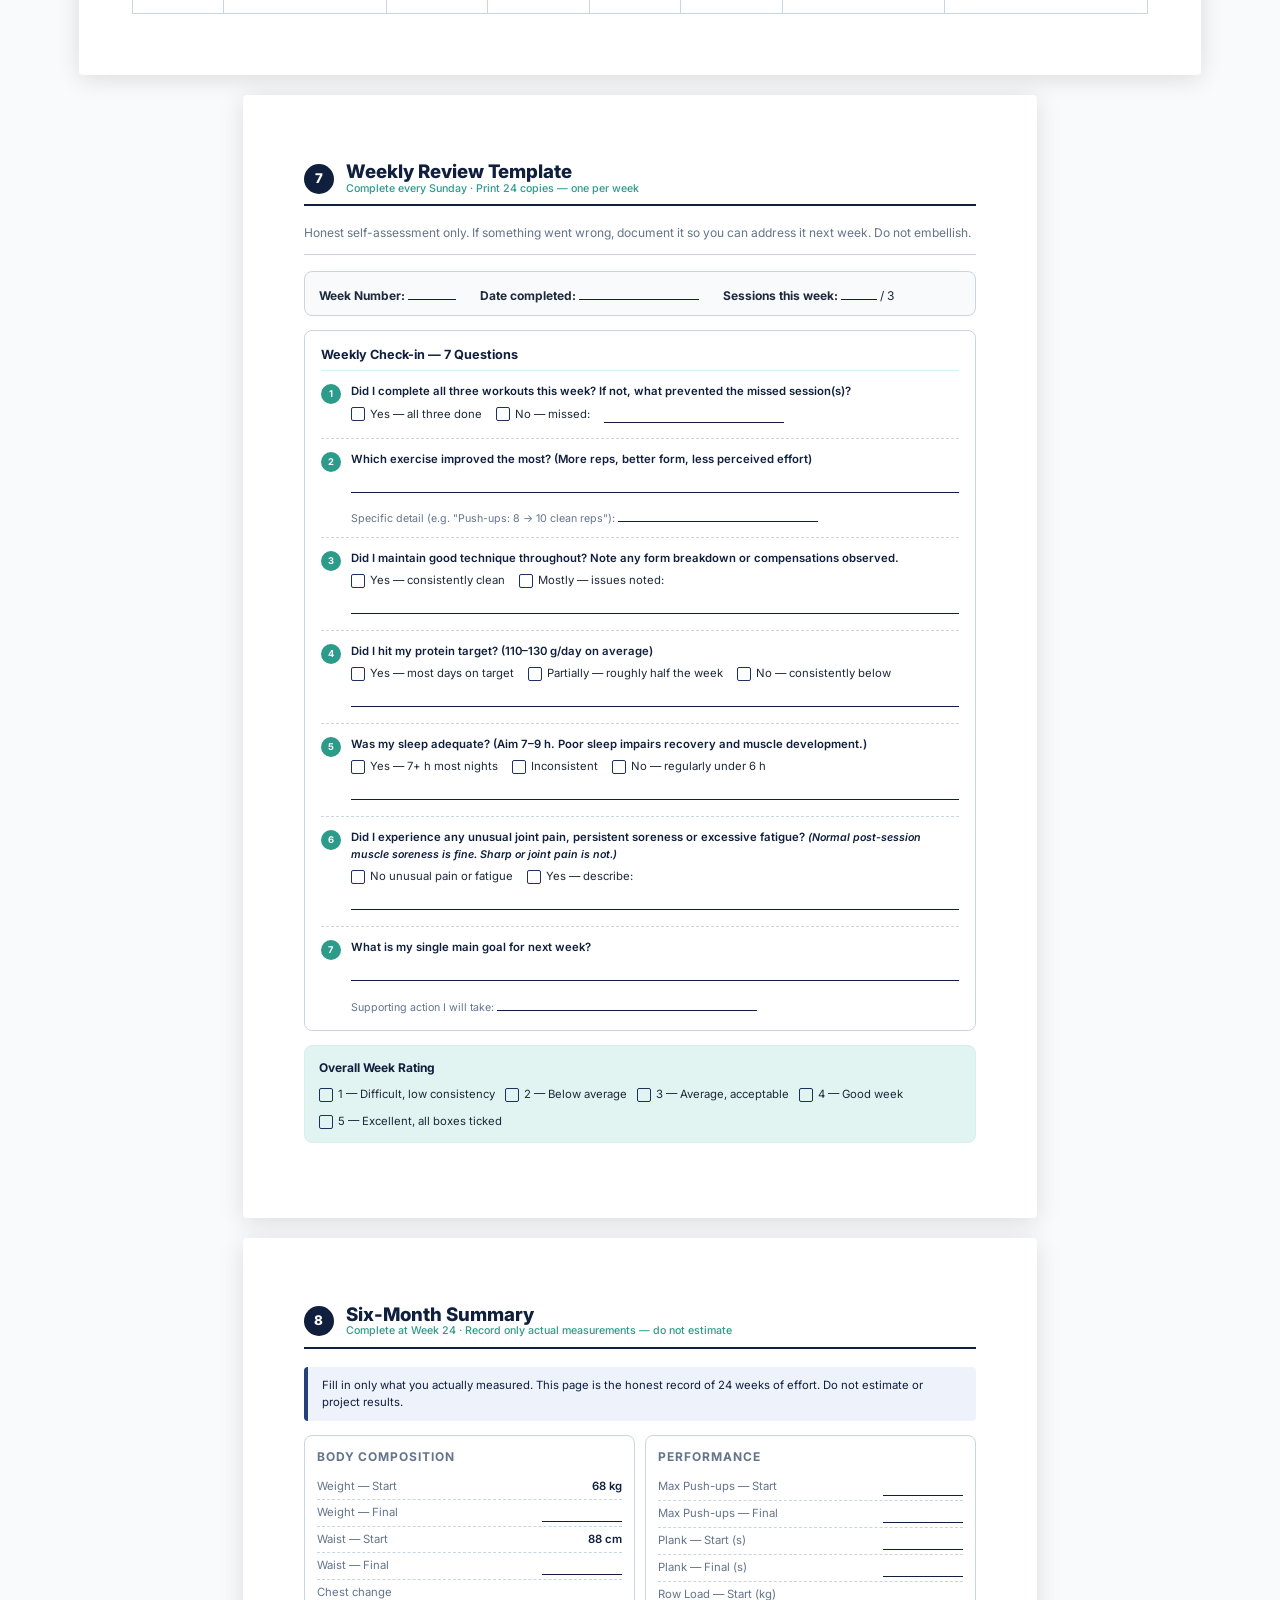
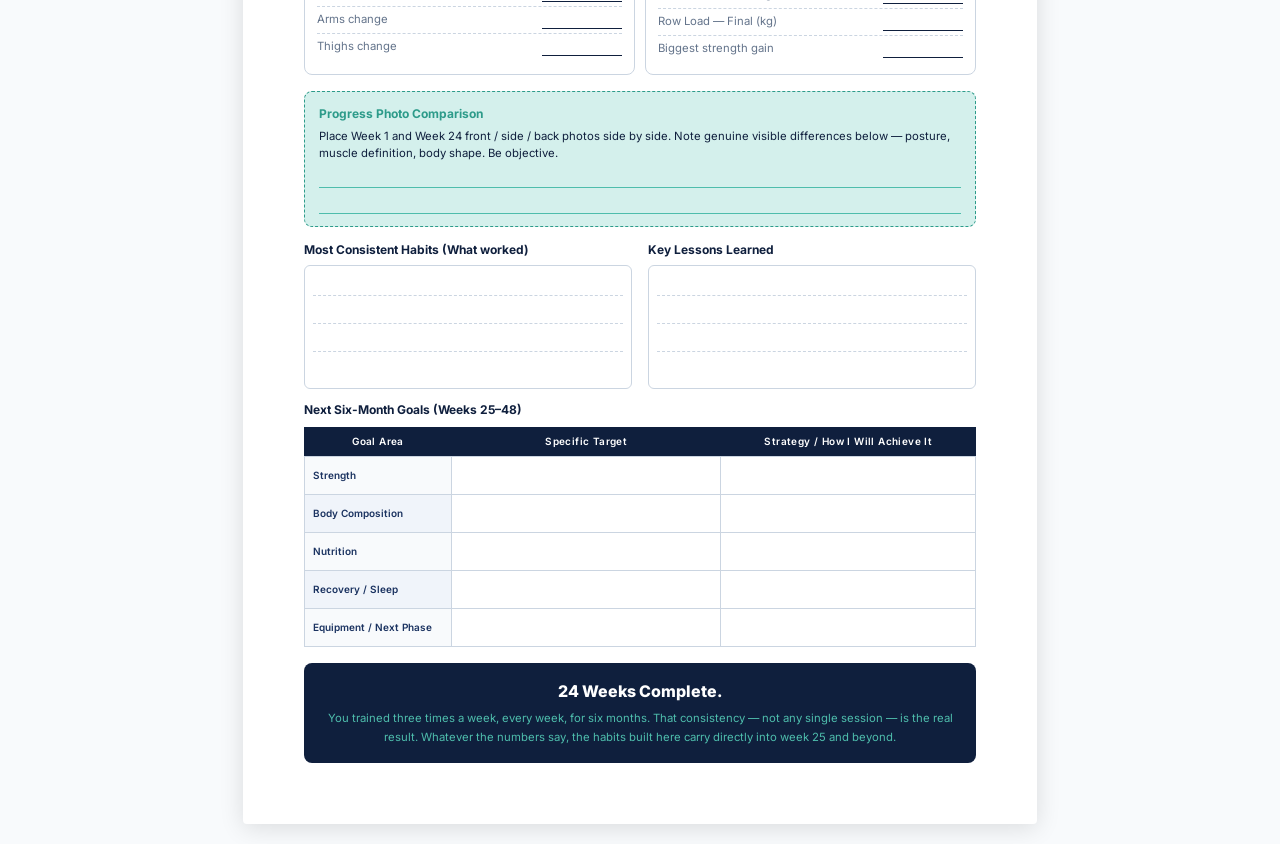
<file: fitness-tracker.html>
<!DOCTYPE html>
<html lang="en">
<head>
<meta charset="UTF-8">
<meta name="viewport" content="width=device-width, initial-scale=1.0">
<title>24-Week Lean Athletic Transformation Tracker</title>
<style>
@import url('https://fonts.googleapis.com/css2?family=Inter:wght@300;400;500;600;700;800&display=swap');

:root {
  --navy:      #0f1f3d;
  --navy-mid:  #1a3260;
  --navy-light:#243f7a;
  --teal:      #2d9b8a;
  --teal-light:#4ebdac;
  --teal-pale: #d4f0ec;
  --ink:       #1e293b;
  --muted:     #64748b;
  --rule:      #cbd5e1;
  --paper:     #ffffff;
  --offwhite:  #f8fafc;
  --accent:    #e2f4f1;
}

*, *::before, *::after { box-sizing: border-box; margin: 0; padding: 0; }
body {
  font-family: 'Inter', sans-serif;
  font-size: 10pt;
  color: var(--ink);
  background: var(--offwhite);
  line-height: 1.5;
}

@media print {
  body { background: white; font-size: 9pt; }
  .page { box-shadow: none !important; margin: 0 !important; border-radius: 0 !important; }
  .section-break { page-break-before: always; }
  .no-break { page-break-inside: avoid; }
  @page { margin: 12mm 14mm; }
  @page landscape { size: A4 landscape; margin: 10mm 12mm; }
  .landscape-page { page: landscape; }
}

.page {
  width: 210mm;
  min-height: 297mm;
  background: var(--paper);
  margin: 20px auto;
  padding: 18mm 16mm 16mm;
  box-shadow: 0 4px 24px rgba(0,0,0,.12);
  border-radius: 4px;
}
.page.landscape-page {
  width: 297mm;
  min-height: 210mm;
  padding: 14mm 14mm 12mm;
}

/* COVER */
.cover {
  display: flex; flex-direction: column; align-items: center;
  justify-content: center; min-height: 240mm; text-align: center; gap: 0;
}
.cover-badge {
  background: var(--teal); color: white; font-size: 8pt; font-weight: 700;
  letter-spacing: .15em; text-transform: uppercase; padding: 5px 18px;
  border-radius: 20px; margin-bottom: 20px;
}
.cover h1 { font-size: 28pt; font-weight: 800; color: var(--navy); line-height: 1.1; margin-bottom: 10px; }
.cover h1 span { color: var(--teal); }
.cover-sub { font-size: 12pt; color: var(--muted); margin-bottom: 30px; }
.cover-divider { width: 60px; height: 4px; background: linear-gradient(90deg, var(--teal), var(--navy)); border-radius: 2px; margin: 0 auto 30px; }
.cover-profile {
  background: var(--offwhite); border: 1px solid var(--rule); border-radius: 8px;
  padding: 20px 32px; display: grid; grid-template-columns: 1fr 1fr;
  gap: 10px 32px; text-align: left; margin-bottom: 30px; width: 100%; max-width: 380px;
}
.cover-profile .prow { display: flex; justify-content: space-between; gap: 12px; }
.cover-profile .plabel { color: var(--muted); font-size: 8pt; }
.cover-profile .pval { font-weight: 600; font-size: 9pt; color: var(--navy); }
.cover-toc { width: 100%; margin-top: 24px; border-top: 1px solid var(--rule); padding-top: 18px; text-align: left; }
.cover-toc h3 { font-size: 9pt; color: var(--muted); text-transform: uppercase; letter-spacing:.12em; margin-bottom: 12px; }
.toc-grid { display: grid; grid-template-columns: 1fr 1fr; gap: 6px 24px; }
.toc-item { display: flex; align-items: center; gap: 8px; font-size: 9pt; }
.toc-num {
  background: var(--navy); color: white; font-weight: 700; font-size: 7.5pt;
  width: 20px; height: 20px; border-radius: 50%; display: flex;
  align-items: center; justify-content: center; flex-shrink: 0;
}

/* SECTION HEADER */
.section-header {
  display: flex; align-items: center; gap: 12px; margin-bottom: 18px;
  padding-bottom: 10px; border-bottom: 2px solid var(--navy);
}
.section-num {
  background: var(--navy); color: white; font-weight: 800; font-size: 10pt;
  width: 30px; height: 30px; border-radius: 50%; display: flex;
  align-items: center; justify-content: center; flex-shrink: 0;
}
.section-header h2 { font-size: 14pt; font-weight: 800; color: var(--navy); line-height: 1; }
.section-header small { display: block; font-size: 8pt; color: var(--teal); font-weight: 500; margin-top: 2px; }

/* TABLES */
table { width: 100%; border-collapse: collapse; font-size: 8pt; }
th {
  background: var(--navy); color: white; font-weight: 600; font-size: 7.5pt;
  letter-spacing: .04em; padding: 7px 5px; text-align: center; vertical-align: middle;
}
td { border: 1px solid var(--rule); padding: 5px 5px; vertical-align: middle; text-align: center; }
td.label-cell {
  background: var(--offwhite); font-weight: 600; font-size: 7.5pt;
  color: var(--navy-mid); text-align: left; padding-left: 8px;
}
tr:nth-child(even) td { background: #fafcff; }
tr:nth-child(even) td.label-cell { background: #f0f4fa; }
.write-cell { background: white !important; min-height: 22px; height: 26px; }
.tall-cell { height: 38px; }

/* CHECKBOX */
.cb {
  display: inline-block; width: 14px; height: 14px;
  border: 1.5px solid var(--navy-mid); border-radius: 2px; vertical-align: middle;
}

/* CALLOUT BOXES */
.callout {
  background: var(--teal-pale); border-left: 4px solid var(--teal);
  border-radius: 4px; padding: 10px 14px; font-size: 8.5pt;
  color: var(--navy); margin-bottom: 14px;
}
.callout strong { color: var(--teal); }
.info-box {
  background: #eef3fb; border-left: 4px solid var(--navy-light);
  border-radius: 4px; padding: 10px 14px; font-size: 8.5pt;
  color: var(--navy); margin-bottom: 14px;
}

/* PHOTO */
.photo-grid { display: grid; grid-template-columns: repeat(3, 1fr); gap: 10px; margin-bottom: 10px; }
.photo-box {
  border: 1.5px dashed var(--rule); border-radius: 6px; height: 90px;
  display: flex; flex-direction: column; align-items: center; justify-content: center;
  background: var(--offwhite); gap: 4px;
}
.photo-box .photo-label { font-size: 8pt; font-weight: 600; color: var(--muted); }
.photo-box .photo-icon { font-size: 22pt; color: var(--rule); }
.photo-checkpoint { border: 1px solid var(--rule); border-radius: 8px; padding: 12px 14px; margin-bottom: 12px; }
.photo-checkpoint-header { display: flex; align-items: center; gap: 10px; margin-bottom: 10px; }
.photo-week-badge { background: var(--navy); color: white; font-size: 8pt; font-weight: 700; padding: 3px 10px; border-radius: 12px; }
.photo-checkpoint-header h4 { font-size: 10pt; font-weight: 700; color: var(--navy); }

/* WEEKLY REVIEW */
.review-card { border: 1px solid var(--rule); border-radius: 8px; padding: 14px 16px; margin-bottom: 14px; }
.review-card h3 { font-size: 9.5pt; font-weight: 700; color: var(--navy); margin-bottom: 12px; border-bottom: 1px solid var(--teal-pale); padding-bottom: 6px; }
.q-row { display: flex; align-items: flex-start; gap: 10px; margin-bottom: 12px; padding-bottom: 10px; border-bottom: 1px dashed var(--rule); }
.q-row:last-child { border-bottom: none; margin-bottom: 0; padding-bottom: 0; }
.q-num { background: var(--teal); color: white; font-size: 7pt; font-weight: 700; min-width: 20px; height: 20px; border-radius: 50%; display: flex; align-items: center; justify-content: center; flex-shrink: 0; margin-top: 1px; }
.q-content { flex: 1; }
.q-content p { font-size: 8.5pt; font-weight: 600; color: var(--navy); margin-bottom: 5px; }
.answer-line { width: 100%; height: 22px; border: none; border-bottom: 1px solid var(--rule); background: transparent; font-size: 9pt; outline: none; }
.yesno { display: flex; gap: 14px; font-size: 8.5pt; flex-wrap: wrap; }
.yesno label { display: flex; align-items: center; gap: 5px; cursor: pointer; }

/* SUMMARY */
.summary-compare { display: grid; grid-template-columns: 1fr 1fr; gap: 10px; margin-bottom: 16px; }
.compare-box { border: 1px solid var(--rule); border-radius: 8px; padding: 12px; }
.compare-box h4 { font-size: 9pt; font-weight: 700; color: var(--muted); text-transform: uppercase; letter-spacing: .08em; margin-bottom: 8px; }
.compare-row { display: flex; justify-content: space-between; padding: 4px 0; border-bottom: 1px dashed var(--rule); font-size: 8.5pt; }
.compare-row:last-child { border-bottom: none; }
.compare-row .cr-label { color: var(--muted); }
.compare-row .cr-val { font-weight: 600; color: var(--navy); }

/* OVERLOAD */
.prog-section { margin-bottom: 16px; }
.prog-section h4 { font-size: 9pt; font-weight: 700; color: var(--navy-mid); background: var(--accent); padding: 6px 10px; border-radius: 4px; margin-bottom: 6px; border-left: 3px solid var(--teal); }

/* MISC */
.page-subtitle { font-size: 9pt; color: var(--muted); margin-bottom: 16px; padding-bottom: 12px; border-bottom: 1px solid var(--rule); }
.two-col { display: grid; grid-template-columns: 1fr 1fr; gap: 16px; }
.mt8 { margin-top: 8px; } .mt12 { margin-top: 12px; } .mt16 { margin-top: 16px; }
.mb8 { margin-bottom: 8px; }
.inline-note { font-size: 7.5pt; color: var(--muted); font-style: italic; }
.underline-blank { display: inline-block; border-bottom: 1.5px solid var(--navy); width: 100px; height: 18px; }
</style>
</head>
<body>

<!-- ═══ COVER PAGE ════════════════════════════════════ -->
<div class="page">
  <div class="cover">
    <div class="cover-badge">Personal Fitness Workbook</div>
    <h1>24-Week Lean<br><span>Athletic Transformation</span></h1>
    <div class="cover-sub">Home Training · Body Weight + Backpack · Mon / Wed / Fri</div>
    <div class="cover-divider"></div>

    <div class="cover-profile">
      <div class="prow"><span class="plabel">Height</span><span class="pval">183 cm (6 ft)</span></div>
      <div class="prow"><span class="plabel">Start Weight</span><span class="pval">68 kg</span></div>
      <div class="prow"><span class="plabel">Start Waist</span><span class="pval">88 cm</span></div>
      <div class="prow"><span class="plabel">Experience</span><span class="pval">Beginner</span></div>
      <div class="prow"><span class="plabel">Location</span><span class="pval">Home</span></div>
      <div class="prow"><span class="plabel">Duration</span><span class="pval">45–55 min/session</span></div>
    </div>

    <div style="display:flex; gap:24px; margin-top:4px; margin-bottom:24px;">
      <div>
        <div style="font-size:7.5pt; color:var(--muted); font-weight:600; text-transform:uppercase; letter-spacing:.08em; margin-bottom:4px;">Programme Start Date</div>
        <div class="underline-blank" style="width:140px;"></div>
      </div>
      <div>
        <div style="font-size:7.5pt; color:var(--muted); font-weight:600; text-transform:uppercase; letter-spacing:.08em; margin-bottom:4px;">Target End Date</div>
        <div class="underline-blank" style="width:140px;"></div>
      </div>
    </div>

    <div class="cover-toc">
      <h3>Contents</h3>
      <div class="toc-grid">
        <div class="toc-item"><div class="toc-num">1</div>24-Week Workout Calendar</div>
        <div class="toc-item"><div class="toc-num">2</div>Daily Workout Logs</div>
        <div class="toc-item"><div class="toc-num">3</div>Monthly Body Measurements</div>
        <div class="toc-item"><div class="toc-num">4</div>Progress Photo Log</div>
        <div class="toc-item"><div class="toc-num">5</div>Nutrition Tracker</div>
        <div class="toc-item"><div class="toc-num">6</div>Progressive Overload Tracker</div>
        <div class="toc-item"><div class="toc-num">7</div>Weekly Review Template</div>
        <div class="toc-item"><div class="toc-num">8</div>Six-Month Summary</div>
      </div>
    </div>
  </div>
</div>


<!-- ═══ SECTION 1 — 24-WEEK CALENDAR (landscape) ══════ -->
<div class="page landscape-page section-break">
  <div class="section-header">
    <div class="section-num">1</div>
    <h2>24-Week Workout Calendar<small>Tick each session when completed · Fill in your own date ranges at the start</small></h2>
  </div>

  <div class="callout">
    <strong>How to use:</strong> Write your week start and end dates in the Date Range column. Tick the checkbox after completing each session. Record your average weight (same day and time each week, ideally Monday morning before eating). Rate nutrition consistency 1–5. Keep observations honest.
  </div>

  <table>
    <thead>
      <tr>
        <th style="width:4%">Wk</th>
        <th style="width:10%">Date Range</th>
        <th style="width:10%">Monday<br><small style="font-weight:400">Upper + Core</small></th>
        <th style="width:10%">Wednesday<br><small style="font-weight:400">Legs + Core</small></th>
        <th style="width:10%">Friday<br><small style="font-weight:400">Full Body + Shoulders</small></th>
        <th style="width:8%">Completion %</th>
        <th style="width:8%">Avg. Weight (kg)</th>
        <th style="width:8%">Nutrition 1–5</th>
        <th style="width:13%">Sleep / Recovery Notes</th>
        <th style="width:19%">Weekly Observations</th>
      </tr>
    </thead>
    <tbody>
      <tr><td class="label-cell">1</td><td class="write-cell"></td><td class="write-cell"><span class="cb"></span></td><td class="write-cell"><span class="cb"></span></td><td class="write-cell"><span class="cb"></span></td><td class="write-cell"></td><td class="write-cell"></td><td class="write-cell"></td><td class="write-cell"></td><td class="write-cell"></td></tr>
      <tr><td class="label-cell">2</td><td class="write-cell"></td><td class="write-cell"><span class="cb"></span></td><td class="write-cell"><span class="cb"></span></td><td class="write-cell"><span class="cb"></span></td><td class="write-cell"></td><td class="write-cell"></td><td class="write-cell"></td><td class="write-cell"></td><td class="write-cell"></td></tr>
      <tr><td class="label-cell">3</td><td class="write-cell"></td><td class="write-cell"><span class="cb"></span></td><td class="write-cell"><span class="cb"></span></td><td class="write-cell"><span class="cb"></span></td><td class="write-cell"></td><td class="write-cell"></td><td class="write-cell"></td><td class="write-cell"></td><td class="write-cell"></td></tr>
      <tr><td class="label-cell">4</td><td class="write-cell"></td><td class="write-cell"><span class="cb"></span></td><td class="write-cell"><span class="cb"></span></td><td class="write-cell"><span class="cb"></span></td><td class="write-cell"></td><td class="write-cell"></td><td class="write-cell"></td><td class="write-cell"></td><td class="write-cell"></td></tr>
      <tr><td class="label-cell">5</td><td class="write-cell"></td><td class="write-cell"><span class="cb"></span></td><td class="write-cell"><span class="cb"></span></td><td class="write-cell"><span class="cb"></span></td><td class="write-cell"></td><td class="write-cell"></td><td class="write-cell"></td><td class="write-cell"></td><td class="write-cell"></td></tr>
      <tr><td class="label-cell">6</td><td class="write-cell"></td><td class="write-cell"><span class="cb"></span></td><td class="write-cell"><span class="cb"></span></td><td class="write-cell"><span class="cb"></span></td><td class="write-cell"></td><td class="write-cell"></td><td class="write-cell"></td><td class="write-cell"></td><td class="write-cell"></td></tr>
      <tr><td class="label-cell">7</td><td class="write-cell"></td><td class="write-cell"><span class="cb"></span></td><td class="write-cell"><span class="cb"></span></td><td class="write-cell"><span class="cb"></span></td><td class="write-cell"></td><td class="write-cell"></td><td class="write-cell"></td><td class="write-cell"></td><td class="write-cell"></td></tr>
      <tr><td class="label-cell">8</td><td class="write-cell"></td><td class="write-cell"><span class="cb"></span></td><td class="write-cell"><span class="cb"></span></td><td class="write-cell"><span class="cb"></span></td><td class="write-cell"></td><td class="write-cell"></td><td class="write-cell"></td><td class="write-cell"></td><td class="write-cell"></td></tr>
      <tr><td class="label-cell">9</td><td class="write-cell"></td><td class="write-cell"><span class="cb"></span></td><td class="write-cell"><span class="cb"></span></td><td class="write-cell"><span class="cb"></span></td><td class="write-cell"></td><td class="write-cell"></td><td class="write-cell"></td><td class="write-cell"></td><td class="write-cell"></td></tr>
      <tr><td class="label-cell">10</td><td class="write-cell"></td><td class="write-cell"><span class="cb"></span></td><td class="write-cell"><span class="cb"></span></td><td class="write-cell"><span class="cb"></span></td><td class="write-cell"></td><td class="write-cell"></td><td class="write-cell"></td><td class="write-cell"></td><td class="write-cell"></td></tr>
      <tr><td class="label-cell">11</td><td class="write-cell"></td><td class="write-cell"><span class="cb"></span></td><td class="write-cell"><span class="cb"></span></td><td class="write-cell"><span class="cb"></span></td><td class="write-cell"></td><td class="write-cell"></td><td class="write-cell"></td><td class="write-cell"></td><td class="write-cell"></td></tr>
      <tr><td class="label-cell">12</td><td class="write-cell"></td><td class="write-cell"><span class="cb"></span></td><td class="write-cell"><span class="cb"></span></td><td class="write-cell"><span class="cb"></span></td><td class="write-cell"></td><td class="write-cell"></td><td class="write-cell"></td><td class="write-cell"></td><td class="write-cell"></td></tr>
      <tr><td class="label-cell">13</td><td class="write-cell"></td><td class="write-cell"><span class="cb"></span></td><td class="write-cell"><span class="cb"></span></td><td class="write-cell"><span class="cb"></span></td><td class="write-cell"></td><td class="write-cell"></td><td class="write-cell"></td><td class="write-cell"></td><td class="write-cell"></td></tr>
      <tr><td class="label-cell">14</td><td class="write-cell"></td><td class="write-cell"><span class="cb"></span></td><td class="write-cell"><span class="cb"></span></td><td class="write-cell"><span class="cb"></span></td><td class="write-cell"></td><td class="write-cell"></td><td class="write-cell"></td><td class="write-cell"></td><td class="write-cell"></td></tr>
      <tr><td class="label-cell">15</td><td class="write-cell"></td><td class="write-cell"><span class="cb"></span></td><td class="write-cell"><span class="cb"></span></td><td class="write-cell"><span class="cb"></span></td><td class="write-cell"></td><td class="write-cell"></td><td class="write-cell"></td><td class="write-cell"></td><td class="write-cell"></td></tr>
      <tr><td class="label-cell">16</td><td class="write-cell"></td><td class="write-cell"><span class="cb"></span></td><td class="write-cell"><span class="cb"></span></td><td class="write-cell"><span class="cb"></span></td><td class="write-cell"></td><td class="write-cell"></td><td class="write-cell"></td><td class="write-cell"></td><td class="write-cell"></td></tr>
      <tr><td class="label-cell">17</td><td class="write-cell"></td><td class="write-cell"><span class="cb"></span></td><td class="write-cell"><span class="cb"></span></td><td class="write-cell"><span class="cb"></span></td><td class="write-cell"></td><td class="write-cell"></td><td class="write-cell"></td><td class="write-cell"></td><td class="write-cell"></td></tr>
      <tr><td class="label-cell">18</td><td class="write-cell"></td><td class="write-cell"><span class="cb"></span></td><td class="write-cell"><span class="cb"></span></td><td class="write-cell"><span class="cb"></span></td><td class="write-cell"></td><td class="write-cell"></td><td class="write-cell"></td><td class="write-cell"></td><td class="write-cell"></td></tr>
      <tr><td class="label-cell">19</td><td class="write-cell"></td><td class="write-cell"><span class="cb"></span></td><td class="write-cell"><span class="cb"></span></td><td class="write-cell"><span class="cb"></span></td><td class="write-cell"></td><td class="write-cell"></td><td class="write-cell"></td><td class="write-cell"></td><td class="write-cell"></td></tr>
      <tr><td class="label-cell">20</td><td class="write-cell"></td><td class="write-cell"><span class="cb"></span></td><td class="write-cell"><span class="cb"></span></td><td class="write-cell"><span class="cb"></span></td><td class="write-cell"></td><td class="write-cell"></td><td class="write-cell"></td><td class="write-cell"></td><td class="write-cell"></td></tr>
      <tr><td class="label-cell">21</td><td class="write-cell"></td><td class="write-cell"><span class="cb"></span></td><td class="write-cell"><span class="cb"></span></td><td class="write-cell"><span class="cb"></span></td><td class="write-cell"></td><td class="write-cell"></td><td class="write-cell"></td><td class="write-cell"></td><td class="write-cell"></td></tr>
      <tr><td class="label-cell">22</td><td class="write-cell"></td><td class="write-cell"><span class="cb"></span></td><td class="write-cell"><span class="cb"></span></td><td class="write-cell"><span class="cb"></span></td><td class="write-cell"></td><td class="write-cell"></td><td class="write-cell"></td><td class="write-cell"></td><td class="write-cell"></td></tr>
      <tr><td class="label-cell">23</td><td class="write-cell"></td><td class="write-cell"><span class="cb"></span></td><td class="write-cell"><span class="cb"></span></td><td class="write-cell"><span class="cb"></span></td><td class="write-cell"></td><td class="write-cell"></td><td class="write-cell"></td><td class="write-cell"></td><td class="write-cell"></td></tr>
      <tr><td class="label-cell">24</td><td class="write-cell"></td><td class="write-cell"><span class="cb"></span></td><td class="write-cell"><span class="cb"></span></td><td class="write-cell"><span class="cb"></span></td><td class="write-cell"></td><td class="write-cell"></td><td class="write-cell"></td><td class="write-cell"></td><td class="write-cell"></td></tr>
    </tbody>
  </table>
  <p class="inline-note mt8">Completion % = sessions completed ÷ 3 × 100. Nutrition 1 = poor, 5 = excellent. Weigh at the same time and conditions each week.</p>
</div>


<!-- ═══ SECTION 2 — MONDAY LOG (landscape) ════════════ -->
<div class="page landscape-page section-break">
  <div class="section-header">
    <div class="section-num">2</div>
    <h2>Workout Log — Monday<small>Upper Body + Core · 45–55 min · Print one copy per Monday session</small></h2>
  </div>

  <div class="callout">
    <strong>Monday exercises:</strong> Push-ups · Backpack Rows · Pike Push-ups · Lateral Raises · Backpack Biceps Curls · Plank.
    Record the variation used when taking an easier option (e.g. knee push-ups). Rate difficulty 1 = easy, 5 = maximum effort.
  </div>

  <div style="display:flex; gap:20px; align-items:center; margin-bottom:12px; flex-wrap:wrap;">
    <div style="font-size:8.5pt; display:flex; align-items:center; gap:6px;"><strong>Week:</strong><div class="underline-blank" style="width:48px;"></div></div>
    <div style="font-size:8.5pt; display:flex; align-items:center; gap:6px;"><strong>Date:</strong><div class="underline-blank" style="width:110px;"></div></div>
    <div style="font-size:8.5pt; display:flex; align-items:center; gap:6px;"><strong>Session feel (1–5):</strong><div class="underline-blank" style="width:38px;"></div></div>
    <div style="font-size:8.5pt; display:flex; align-items:center; gap:6px;"><strong>Warm-up:</strong><span class="cb"></span></div>
    <div style="font-size:8.5pt; display:flex; align-items:center; gap:6px;"><strong>Cool-down:</strong><span class="cb"></span></div>
  </div>

  <table>
    <thead>
      <tr>
        <th style="width:17%">Exercise</th>
        <th style="width:9%">Variation Used</th>
        <th style="width:7%">Sets Planned</th>
        <th style="width:7%">Reps Planned</th>
        <th style="width:6%">Sets Done</th>
        <th style="width:9%">Reps Done (per set)</th>
        <th style="width:9%">Backpack Load (kg)</th>
        <th style="width:7%">Rest (sec)</th>
        <th style="width:7%">Difficulty 1–5</th>
        <th style="width:22%">Technique Notes / Easier Variation</th>
      </tr>
    </thead>
    <tbody>
      <tr><td class="label-cell">Push-ups</td><td class="write-cell"></td><td>3</td><td>8–12</td><td class="write-cell"></td><td class="write-cell"></td><td>—</td><td class="write-cell"></td><td class="write-cell"></td><td class="write-cell"></td></tr>
      <tr><td class="label-cell">Backpack Rows<br><span class="inline-note">table / chair</span></td><td class="write-cell"></td><td>3</td><td>8–12</td><td class="write-cell"></td><td class="write-cell"></td><td class="write-cell"></td><td class="write-cell"></td><td class="write-cell"></td><td class="write-cell"></td></tr>
      <tr><td class="label-cell">Pike Push-ups</td><td class="write-cell"></td><td>3</td><td>8–10</td><td class="write-cell"></td><td class="write-cell"></td><td>—</td><td class="write-cell"></td><td class="write-cell"></td><td class="write-cell"></td></tr>
      <tr><td class="label-cell">Lateral Raises<br><span class="inline-note">water bottles</span></td><td class="write-cell"></td><td>3</td><td>12–15</td><td class="write-cell"></td><td class="write-cell"></td><td class="write-cell"></td><td class="write-cell"></td><td class="write-cell"></td><td class="write-cell"></td></tr>
      <tr><td class="label-cell">Backpack Biceps Curls</td><td class="write-cell"></td><td>3</td><td>10–12</td><td class="write-cell"></td><td class="write-cell"></td><td class="write-cell"></td><td class="write-cell"></td><td class="write-cell"></td><td class="write-cell"></td></tr>
      <tr><td class="label-cell">Plank<br><span class="inline-note">record time in seconds</span></td><td class="write-cell"></td><td>3</td><td>20–45 s</td><td class="write-cell"></td><td class="write-cell"></td><td>—</td><td class="write-cell"></td><td class="write-cell"></td><td class="write-cell"></td></tr>
    </tbody>
  </table>

  <div style="margin-top:12px; border:1px solid var(--rule); border-radius:6px; padding:10px 12px;">
    <strong style="font-size:8pt; color:var(--navy);">Session Notes</strong>
    <div style="margin-top:6px; border-bottom:1px solid var(--rule); height:18px;"></div>
    <div style="margin-top:8px; border-bottom:1px solid var(--rule); height:18px;"></div>
    <div style="margin-top:8px; border-bottom:1px solid var(--rule); height:18px;"></div>
  </div>
</div>


<!-- ═══ SECTION 2 — WEDNESDAY LOG (landscape) ═════════ -->
<div class="page landscape-page section-break">
  <div class="section-header">
    <div class="section-num">2</div>
    <h2>Workout Log — Wednesday<small>Legs + Core · 45–55 min · Print one copy per Wednesday session</small></h2>
  </div>

  <div class="callout">
    <strong>Wednesday exercises:</strong> Bodyweight Squats · Supported Split Squats · Backpack Romanian Deadlift · Glute Bridges · Calf Raises · Dead Bug.
    Check knee alignment during squats. Maintain a neutral spine through the hip hinge on RDLs.
  </div>

  <div style="display:flex; gap:20px; align-items:center; margin-bottom:12px; flex-wrap:wrap;">
    <div style="font-size:8.5pt; display:flex; align-items:center; gap:6px;"><strong>Week:</strong><div class="underline-blank" style="width:48px;"></div></div>
    <div style="font-size:8.5pt; display:flex; align-items:center; gap:6px;"><strong>Date:</strong><div class="underline-blank" style="width:110px;"></div></div>
    <div style="font-size:8.5pt; display:flex; align-items:center; gap:6px;"><strong>Session feel (1–5):</strong><div class="underline-blank" style="width:38px;"></div></div>
    <div style="font-size:8.5pt; display:flex; align-items:center; gap:6px;"><strong>Warm-up:</strong><span class="cb"></span></div>
    <div style="font-size:8.5pt; display:flex; align-items:center; gap:6px;"><strong>Cool-down:</strong><span class="cb"></span></div>
  </div>

  <table>
    <thead>
      <tr>
        <th style="width:18%">Exercise</th>
        <th style="width:9%">Variation Used</th>
        <th style="width:7%">Sets Planned</th>
        <th style="width:8%">Reps Planned</th>
        <th style="width:6%">Sets Done</th>
        <th style="width:9%">Reps Done (per set)</th>
        <th style="width:9%">Backpack Load (kg)</th>
        <th style="width:7%">Rest (sec)</th>
        <th style="width:7%">Difficulty 1–5</th>
        <th style="width:20%">Technique Notes / Easier Variation</th>
      </tr>
    </thead>
    <tbody>
      <tr><td class="label-cell">Bodyweight Squats</td><td class="write-cell"></td><td>3</td><td>12–15</td><td class="write-cell"></td><td class="write-cell"></td><td>—</td><td class="write-cell"></td><td class="write-cell"></td><td class="write-cell"></td></tr>
      <tr><td class="label-cell">Supported Split Squats<br><span class="inline-note">each leg</span></td><td class="write-cell"></td><td>3</td><td>8–10 / leg</td><td class="write-cell"></td><td class="write-cell"></td><td>—</td><td class="write-cell"></td><td class="write-cell"></td><td class="write-cell"></td></tr>
      <tr><td class="label-cell">Backpack Romanian Deadlift</td><td class="write-cell"></td><td>3</td><td>10–12</td><td class="write-cell"></td><td class="write-cell"></td><td class="write-cell"></td><td class="write-cell"></td><td class="write-cell"></td><td class="write-cell"></td></tr>
      <tr><td class="label-cell">Glute Bridges</td><td class="write-cell"></td><td>3</td><td>15–20</td><td class="write-cell"></td><td class="write-cell"></td><td>—</td><td class="write-cell"></td><td class="write-cell"></td><td class="write-cell"></td></tr>
      <tr><td class="label-cell">Calf Raises<br><span class="inline-note">step or flat</span></td><td class="write-cell"></td><td>3</td><td>15–20</td><td class="write-cell"></td><td class="write-cell"></td><td>—</td><td class="write-cell"></td><td class="write-cell"></td><td class="write-cell"></td></tr>
      <tr><td class="label-cell">Dead Bug<br><span class="inline-note">reps per side</span></td><td class="write-cell"></td><td>3</td><td>8–10 / side</td><td class="write-cell"></td><td class="write-cell"></td><td>—</td><td class="write-cell"></td><td class="write-cell"></td><td class="write-cell"></td></tr>
    </tbody>
  </table>

  <div style="margin-top:12px; border:1px solid var(--rule); border-radius:6px; padding:10px 12px;">
    <strong style="font-size:8pt; color:var(--navy);">Session Notes</strong>
    <div style="margin-top:6px; border-bottom:1px solid var(--rule); height:18px;"></div>
    <div style="margin-top:8px; border-bottom:1px solid var(--rule); height:18px;"></div>
    <div style="margin-top:8px; border-bottom:1px solid var(--rule); height:18px;"></div>
  </div>
</div>


<!-- ═══ SECTION 2 — FRIDAY LOG (landscape) ════════════ -->
<div class="page landscape-page section-break">
  <div class="section-header">
    <div class="section-num">2</div>
    <h2>Workout Log — Friday<small>Full Body + Shoulders &amp; Back · 45–55 min · Print one copy per Friday session</small></h2>
  </div>

  <div class="callout">
    <strong>Friday exercises:</strong> Push-ups · One-Arm Backpack Rows · Pike Push-ups · Lateral Raises · Bodyweight Squats · Backpack Romanian Deadlift · Reverse Crunches · Plank.
    Full-body session — prioritise technique over load at end of week.
  </div>

  <div style="display:flex; gap:20px; align-items:center; margin-bottom:12px; flex-wrap:wrap;">
    <div style="font-size:8.5pt; display:flex; align-items:center; gap:6px;"><strong>Week:</strong><div class="underline-blank" style="width:48px;"></div></div>
    <div style="font-size:8.5pt; display:flex; align-items:center; gap:6px;"><strong>Date:</strong><div class="underline-blank" style="width:110px;"></div></div>
    <div style="font-size:8.5pt; display:flex; align-items:center; gap:6px;"><strong>Session feel (1–5):</strong><div class="underline-blank" style="width:38px;"></div></div>
    <div style="font-size:8.5pt; display:flex; align-items:center; gap:6px;"><strong>Warm-up:</strong><span class="cb"></span></div>
    <div style="font-size:8.5pt; display:flex; align-items:center; gap:6px;"><strong>Cool-down:</strong><span class="cb"></span></div>
  </div>

  <table>
    <thead>
      <tr>
        <th style="width:17%">Exercise</th>
        <th style="width:9%">Variation Used</th>
        <th style="width:7%">Sets Planned</th>
        <th style="width:8%">Reps Planned</th>
        <th style="width:6%">Sets Done</th>
        <th style="width:9%">Reps Done (per set)</th>
        <th style="width:9%">Backpack Load (kg)</th>
        <th style="width:7%">Rest (sec)</th>
        <th style="width:7%">Difficulty 1–5</th>
        <th style="width:21%">Technique Notes / Easier Variation</th>
      </tr>
    </thead>
    <tbody>
      <tr><td class="label-cell">Push-ups</td><td class="write-cell"></td><td>3</td><td>8–12</td><td class="write-cell"></td><td class="write-cell"></td><td>—</td><td class="write-cell"></td><td class="write-cell"></td><td class="write-cell"></td></tr>
      <tr><td class="label-cell">One-Arm Backpack Rows<br><span class="inline-note">each arm</span></td><td class="write-cell"></td><td>3</td><td>8–10 / arm</td><td class="write-cell"></td><td class="write-cell"></td><td class="write-cell"></td><td class="write-cell"></td><td class="write-cell"></td><td class="write-cell"></td></tr>
      <tr><td class="label-cell">Pike Push-ups</td><td class="write-cell"></td><td>3</td><td>8–10</td><td class="write-cell"></td><td class="write-cell"></td><td>—</td><td class="write-cell"></td><td class="write-cell"></td><td class="write-cell"></td></tr>
      <tr><td class="label-cell">Lateral Raises</td><td class="write-cell"></td><td>3</td><td>12–15</td><td class="write-cell"></td><td class="write-cell"></td><td class="write-cell"></td><td class="write-cell"></td><td class="write-cell"></td><td class="write-cell"></td></tr>
      <tr><td class="label-cell">Bodyweight Squats</td><td class="write-cell"></td><td>3</td><td>12–15</td><td class="write-cell"></td><td class="write-cell"></td><td>—</td><td class="write-cell"></td><td class="write-cell"></td><td class="write-cell"></td></tr>
      <tr><td class="label-cell">Backpack Romanian Deadlift</td><td class="write-cell"></td><td>3</td><td>10–12</td><td class="write-cell"></td><td class="write-cell"></td><td class="write-cell"></td><td class="write-cell"></td><td class="write-cell"></td><td class="write-cell"></td></tr>
      <tr><td class="label-cell">Reverse Crunches</td><td class="write-cell"></td><td>3</td><td>12–15</td><td class="write-cell"></td><td class="write-cell"></td><td>—</td><td class="write-cell"></td><td class="write-cell"></td><td class="write-cell"></td></tr>
      <tr><td class="label-cell">Plank<br><span class="inline-note">time in seconds</span></td><td class="write-cell"></td><td>3</td><td>20–45 s</td><td class="write-cell"></td><td class="write-cell"></td><td>—</td><td class="write-cell"></td><td class="write-cell"></td><td class="write-cell"></td></tr>
    </tbody>
  </table>

  <div style="margin-top:12px; border:1px solid var(--rule); border-radius:6px; padding:10px 12px;">
    <strong style="font-size:8pt; color:var(--navy);">Session Notes</strong>
    <div style="margin-top:6px; border-bottom:1px solid var(--rule); height:18px;"></div>
    <div style="margin-top:8px; border-bottom:1px solid var(--rule); height:18px;"></div>
    <div style="margin-top:8px; border-bottom:1px solid var(--rule); height:18px;"></div>
  </div>
</div>


<!-- ═══ SECTION 3 — BODY MEASUREMENTS (landscape) ════ -->
<div class="page landscape-page section-break">
  <div class="section-header">
    <div class="section-num">3</div>
    <h2>Monthly Body Measurements<small>Weeks 1, 4, 8, 12, 16, 20 &amp; 24 · Same time of day each checkpoint</small></h2>
  </div>

  <div class="callout">
    <strong>Measurement guidance:</strong> Take all measurements Monday morning before eating, after using the bathroom. Use a soft tape measure, pulled snug but not compressing skin. Keep arms relaxed for chest and arm measurements. Do not pre-fill any future values — record only what you actually measure on the day.
  </div>

  <table>
    <thead>
      <tr>
        <th style="width:22%">Measurement</th>
        <th style="width:5%">Wk 1<br><small style="font-weight:400">Baseline</small></th>
        <th style="width:5%">Wk 4</th>
        <th style="width:5%">Wk 8</th>
        <th style="width:5%">Wk 12</th>
        <th style="width:5%">Wk 16</th>
        <th style="width:5%">Wk 20</th>
        <th style="width:5%">Wk 24</th>
        <th style="width:8%">Total Change</th>
        <th style="width:35%">Notes (conditions, illness, dietary changes, etc.)</th>
      </tr>
    </thead>
    <tbody>
      <tr>
        <td class="label-cell">Body Weight (kg)</td>
        <td style="background:#dbeafe; font-weight:700; text-align:center; font-size:8.5pt;">68</td>
        <td class="write-cell"></td><td class="write-cell"></td><td class="write-cell"></td>
        <td class="write-cell"></td><td class="write-cell"></td><td class="write-cell"></td>
        <td class="write-cell"></td><td class="write-cell tall-cell"></td>
      </tr>
      <tr>
        <td class="label-cell">Waist Circumference (cm)</td>
        <td style="background:#dbeafe; font-weight:700; text-align:center; font-size:8.5pt;">88</td>
        <td class="write-cell"></td><td class="write-cell"></td><td class="write-cell"></td>
        <td class="write-cell"></td><td class="write-cell"></td><td class="write-cell"></td>
        <td class="write-cell"></td><td class="write-cell tall-cell"></td>
      </tr>
      <tr>
        <td class="label-cell">Chest Circumference (cm)<br><span class="inline-note">Across nipple line, exhaled</span></td>
        <td class="write-cell"></td>
        <td class="write-cell"></td><td class="write-cell"></td><td class="write-cell"></td>
        <td class="write-cell"></td><td class="write-cell"></td><td class="write-cell"></td>
        <td class="write-cell"></td><td class="write-cell tall-cell"></td>
      </tr>
      <tr>
        <td class="label-cell">Upper-Arm Circumference (cm)<br><span class="inline-note">Dominant arm, relaxed, midpoint</span></td>
        <td class="write-cell"></td>
        <td class="write-cell"></td><td class="write-cell"></td><td class="write-cell"></td>
        <td class="write-cell"></td><td class="write-cell"></td><td class="write-cell"></td>
        <td class="write-cell"></td><td class="write-cell tall-cell"></td>
      </tr>
      <tr>
        <td class="label-cell">Thigh Circumference (cm)<br><span class="inline-note">Dominant leg, mid-thigh</span></td>
        <td class="write-cell"></td>
        <td class="write-cell"></td><td class="write-cell"></td><td class="write-cell"></td>
        <td class="write-cell"></td><td class="write-cell"></td><td class="write-cell"></td>
        <td class="write-cell"></td><td class="write-cell tall-cell"></td>
      </tr>
      <tr>
        <td class="label-cell">Max Clean Push-ups (reps)<br><span class="inline-note">Full ROM, no pause</span></td>
        <td class="write-cell"></td>
        <td class="write-cell"></td><td class="write-cell"></td><td class="write-cell"></td>
        <td class="write-cell"></td><td class="write-cell"></td><td class="write-cell"></td>
        <td class="write-cell"></td><td class="write-cell tall-cell"></td>
      </tr>
      <tr>
        <td class="label-cell">Max Plank Duration (seconds)</td>
        <td class="write-cell"></td>
        <td class="write-cell"></td><td class="write-cell"></td><td class="write-cell"></td>
        <td class="write-cell"></td><td class="write-cell"></td><td class="write-cell"></td>
        <td class="write-cell"></td><td class="write-cell tall-cell"></td>
      </tr>
      <tr>
        <td class="label-cell">Backpack Row Load (kg)<br><span class="inline-note">Load used for 3×10 clean reps</span></td>
        <td class="write-cell"></td>
        <td class="write-cell"></td><td class="write-cell"></td><td class="write-cell"></td>
        <td class="write-cell"></td><td class="write-cell"></td><td class="write-cell"></td>
        <td class="write-cell"></td><td class="write-cell tall-cell"></td>
      </tr>
    </tbody>
  </table>

  <div class="info-box mt12">
    <strong>Note on scale weight:</strong> Body weight can vary ±1–2 kg day-to-day due to hydration, food volume and sleep quality. Use a 4-week rolling average to identify genuine trends. Waist circumference is a more reliable indicator of body composition change than scale weight alone. Weight does not need to increase to indicate muscle development, especially for beginners.
  </div>
</div>


<!-- ═══ SECTION 4 — PROGRESS PHOTOS (portrait) ═══════ -->
<div class="page section-break">
  <div class="section-header">
    <div class="section-num">4</div>
    <h2>Progress Photo Log<small>7 checkpoints · Front, Side &amp; Back view at each</small></h2>
  </div>

  <div class="callout">
    <strong>Consistency reminder — use at every checkpoint:</strong> Same room · Same light source · Same distance from camera · Same camera height (chest level) · Same posture (feet hip-width, arms at sides) · Same time of day · Same minimal clothing · No filters. Inconsistent conditions make comparisons meaningless.
  </div>

  <div class="photo-checkpoint no-break">
    <div class="photo-checkpoint-header">
      <span class="photo-week-badge">Week 1</span>
      <h4>Starting Baseline</h4>
      <span style="margin-left:auto; font-size:8pt; color:var(--muted);">Date: <div class="underline-blank" style="width:100px; display:inline-block;"></div></span>
    </div>
    <div class="photo-grid">
      <div class="photo-box"><div class="photo-icon">📷</div><div class="photo-label">Front View</div></div>
      <div class="photo-box"><div class="photo-icon">📷</div><div class="photo-label">Side View</div></div>
      <div class="photo-box"><div class="photo-icon">📷</div><div class="photo-label">Back View</div></div>
    </div>
    <div style="display:flex; align-items:center; gap:8px; font-size:8pt;"><strong>Visible notes:</strong><div style="flex:1; border-bottom:1px solid var(--rule); height:18px;"></div></div>
  </div>

  <div class="photo-checkpoint no-break">
    <div class="photo-checkpoint-header">
      <span class="photo-week-badge">Week 4</span>
      <h4>One Month In</h4>
      <span style="margin-left:auto; font-size:8pt; color:var(--muted);">Date: <div class="underline-blank" style="width:100px; display:inline-block;"></div></span>
    </div>
    <div class="photo-grid">
      <div class="photo-box"><div class="photo-icon">📷</div><div class="photo-label">Front View</div></div>
      <div class="photo-box"><div class="photo-icon">📷</div><div class="photo-label">Side View</div></div>
      <div class="photo-box"><div class="photo-icon">📷</div><div class="photo-label">Back View</div></div>
    </div>
    <div style="display:flex; align-items:center; gap:8px; font-size:8pt;"><strong>Visible notes:</strong><div style="flex:1; border-bottom:1px solid var(--rule); height:18px;"></div></div>
  </div>

  <div class="photo-checkpoint no-break">
    <div class="photo-checkpoint-header">
      <span class="photo-week-badge">Week 8</span>
      <h4>Two Months In</h4>
      <span style="margin-left:auto; font-size:8pt; color:var(--muted);">Date: <div class="underline-blank" style="width:100px; display:inline-block;"></div></span>
    </div>
    <div class="photo-grid">
      <div class="photo-box"><div class="photo-icon">📷</div><div class="photo-label">Front View</div></div>
      <div class="photo-box"><div class="photo-icon">📷</div><div class="photo-label">Side View</div></div>
      <div class="photo-box"><div class="photo-icon">📷</div><div class="photo-label">Back View</div></div>
    </div>
    <div style="display:flex; align-items:center; gap:8px; font-size:8pt;"><strong>Visible notes:</strong><div style="flex:1; border-bottom:1px solid var(--rule); height:18px;"></div></div>
  </div>
</div>

<div class="page section-break">
  <div class="photo-checkpoint no-break">
    <div class="photo-checkpoint-header">
      <span class="photo-week-badge">Week 12</span>
      <h4>Three Months / Halfway</h4>
      <span style="margin-left:auto; font-size:8pt; color:var(--muted);">Date: <div class="underline-blank" style="width:100px; display:inline-block;"></div></span>
    </div>
    <div class="photo-grid">
      <div class="photo-box"><div class="photo-icon">📷</div><div class="photo-label">Front View</div></div>
      <div class="photo-box"><div class="photo-icon">📷</div><div class="photo-label">Side View</div></div>
      <div class="photo-box"><div class="photo-icon">📷</div><div class="photo-label">Back View</div></div>
    </div>
    <div style="display:flex; align-items:center; gap:8px; font-size:8pt;"><strong>Visible notes:</strong><div style="flex:1; border-bottom:1px solid var(--rule); height:18px;"></div></div>
  </div>

  <div class="photo-checkpoint no-break">
    <div class="photo-checkpoint-header">
      <span class="photo-week-badge">Week 16</span>
      <h4>Four Months In</h4>
      <span style="margin-left:auto; font-size:8pt; color:var(--muted);">Date: <div class="underline-blank" style="width:100px; display:inline-block;"></div></span>
    </div>
    <div class="photo-grid">
      <div class="photo-box"><div class="photo-icon">📷</div><div class="photo-label">Front View</div></div>
      <div class="photo-box"><div class="photo-icon">📷</div><div class="photo-label">Side View</div></div>
      <div class="photo-box"><div class="photo-icon">📷</div><div class="photo-label">Back View</div></div>
    </div>
    <div style="display:flex; align-items:center; gap:8px; font-size:8pt;"><strong>Visible notes:</strong><div style="flex:1; border-bottom:1px solid var(--rule); height:18px;"></div></div>
  </div>

  <div class="photo-checkpoint no-break">
    <div class="photo-checkpoint-header">
      <span class="photo-week-badge">Week 20</span>
      <h4>Five Months In</h4>
      <span style="margin-left:auto; font-size:8pt; color:var(--muted);">Date: <div class="underline-blank" style="width:100px; display:inline-block;"></div></span>
    </div>
    <div class="photo-grid">
      <div class="photo-box"><div class="photo-icon">📷</div><div class="photo-label">Front View</div></div>
      <div class="photo-box"><div class="photo-icon">📷</div><div class="photo-label">Side View</div></div>
      <div class="photo-box"><div class="photo-icon">📷</div><div class="photo-label">Back View</div></div>
    </div>
    <div style="display:flex; align-items:center; gap:8px; font-size:8pt;"><strong>Visible notes:</strong><div style="flex:1; border-bottom:1px solid var(--rule); height:18px;"></div></div>
  </div>

  <div class="photo-checkpoint no-break" style="border-color:var(--teal);">
    <div class="photo-checkpoint-header">
      <span class="photo-week-badge" style="background:var(--teal);">Week 24</span>
      <h4>Final Comparison — Six-Month Result</h4>
      <span style="margin-left:auto; font-size:8pt; color:var(--muted);">Date: <div class="underline-blank" style="width:100px; display:inline-block;"></div></span>
    </div>
    <div class="photo-grid">
      <div class="photo-box" style="border-color:var(--teal);"><div class="photo-icon">📷</div><div class="photo-label">Front View</div></div>
      <div class="photo-box" style="border-color:var(--teal);"><div class="photo-icon">📷</div><div class="photo-label">Side View</div></div>
      <div class="photo-box" style="border-color:var(--teal);"><div class="photo-icon">📷</div><div class="photo-label">Back View</div></div>
    </div>
    <div style="display:flex; align-items:center; gap:8px; font-size:8pt;"><strong>Visible changes vs. Week 1:</strong><div style="flex:1; border-bottom:1px solid var(--rule); height:18px;"></div></div>
  </div>
</div>


<!-- ═══ SECTION 5 — NUTRITION TRACKER (landscape) ════ -->
<div class="page landscape-page section-break">
  <div class="section-header">
    <div class="section-num">5</div>
    <h2>Nutrition Tracker<small>Daily protein target 110–130 g · No aggressive calorie restriction · Print 12 copies for 24 weeks</small></h2>
  </div>

  <div class="callout">
    <strong>Approach:</strong> Prioritise consistent protein from whole foods (eggs, chicken, fish, lentils, Greek yogurt, cottage cheese). Eat enough to support training and recovery. A moderate, sustainable deficit or maintenance is the goal — not aggressive restriction. Record dietary adjustments and note their effect on energy and body weight over time. Rating: ✓ = target met · ~ = partial · ✗ = missed.
  </div>

  <p class="inline-note mb8">This sheet covers 2 weeks. Print 12 copies to cover the full 24 weeks. Fill in the week numbers at the start of each block.</p>

  <table>
    <thead>
      <tr>
        <th style="width:5%">Wk</th>
        <th style="width:6%">Day</th>
        <th style="width:9%">Protein Target<br><small style="font-weight:400">110–130 g ✓/~/✗</small></th>
        <th style="width:9%">Regular Meals<br><small style="font-weight:400">3+ meals ✓/~/✗</small></th>
        <th style="width:8%">Water Intake<br><small style="font-weight:400">Litres</small></th>
        <th style="width:9%">Appetite<br><small style="font-weight:400">Low/Normal/High</small></th>
        <th style="width:8%">Energy Level<br><small style="font-weight:400">1–5</small></th>
        <th style="width:7%">Weight (kg)<br><small style="font-weight:400">optional</small></th>
        <th style="width:39%">Notes (food sources, adjustments, cravings, changes)</th>
      </tr>
    </thead>
    <tbody>
      <tr><td class="label-cell" rowspan="7" style="font-weight:700;">__</td><td class="label-cell">Mon</td><td class="write-cell"></td><td class="write-cell"></td><td class="write-cell"></td><td class="write-cell"></td><td class="write-cell"></td><td class="write-cell"></td><td class="write-cell"></td></tr>
      <tr><td class="label-cell">Tue</td><td class="write-cell"></td><td class="write-cell"></td><td class="write-cell"></td><td class="write-cell"></td><td class="write-cell"></td><td class="write-cell"></td><td class="write-cell"></td></tr>
      <tr><td class="label-cell">Wed</td><td class="write-cell"></td><td class="write-cell"></td><td class="write-cell"></td><td class="write-cell"></td><td class="write-cell"></td><td class="write-cell"></td><td class="write-cell"></td></tr>
      <tr><td class="label-cell">Thu</td><td class="write-cell"></td><td class="write-cell"></td><td class="write-cell"></td><td class="write-cell"></td><td class="write-cell"></td><td class="write-cell"></td><td class="write-cell"></td></tr>
      <tr><td class="label-cell">Fri</td><td class="write-cell"></td><td class="write-cell"></td><td class="write-cell"></td><td class="write-cell"></td><td class="write-cell"></td><td class="write-cell"></td><td class="write-cell"></td></tr>
      <tr><td class="label-cell">Sat</td><td class="write-cell"></td><td class="write-cell"></td><td class="write-cell"></td><td class="write-cell"></td><td class="write-cell"></td><td class="write-cell"></td><td class="write-cell"></td></tr>
      <tr><td class="label-cell">Sun</td><td class="write-cell"></td><td class="write-cell"></td><td class="write-cell"></td><td class="write-cell"></td><td class="write-cell"></td><td class="write-cell"></td><td class="write-cell"></td></tr>
      <tr><td class="label-cell" rowspan="7" style="font-weight:700;">__</td><td class="label-cell">Mon</td><td class="write-cell"></td><td class="write-cell"></td><td class="write-cell"></td><td class="write-cell"></td><td class="write-cell"></td><td class="write-cell"></td><td class="write-cell"></td></tr>
      <tr><td class="label-cell">Tue</td><td class="write-cell"></td><td class="write-cell"></td><td class="write-cell"></td><td class="write-cell"></td><td class="write-cell"></td><td class="write-cell"></td><td class="write-cell"></td></tr>
      <tr><td class="label-cell">Wed</td><td class="write-cell"></td><td class="write-cell"></td><td class="write-cell"></td><td class="write-cell"></td><td class="write-cell"></td><td class="write-cell"></td><td class="write-cell"></td></tr>
      <tr><td class="label-cell">Thu</td><td class="write-cell"></td><td class="write-cell"></td><td class="write-cell"></td><td class="write-cell"></td><td class="write-cell"></td><td class="write-cell"></td><td class="write-cell"></td></tr>
      <tr><td class="label-cell">Fri</td><td class="write-cell"></td><td class="write-cell"></td><td class="write-cell"></td><td class="write-cell"></td><td class="write-cell"></td><td class="write-cell"></td><td class="write-cell"></td></tr>
      <tr><td class="label-cell">Sat</td><td class="write-cell"></td><td class="write-cell"></td><td class="write-cell"></td><td class="write-cell"></td><td class="write-cell"></td><td class="write-cell"></td><td class="write-cell"></td></tr>
      <tr><td class="label-cell">Sun</td><td class="write-cell"></td><td class="write-cell"></td><td class="write-cell"></td><td class="write-cell"></td><td class="write-cell"></td><td class="write-cell"></td><td class="write-cell"></td></tr>
    </tbody>
  </table>
</div>


<!-- ═══ SECTION 6 — PROGRESSIVE OVERLOAD (landscape) ═ -->
<div class="page landscape-page section-break">
  <div class="section-header">
    <div class="section-num">6</div>
    <h2>Progressive Overload Tracker<small>Record progressions by exercise · Technique must be confirmed before advancing</small></h2>
  </div>

  <div class="info-box">
    <strong>Progression rule:</strong> First increase clean repetitions to the top of the prescribed range across all sets. Then increase backpack load or advance to a harder variation. Do <strong>NOT</strong> progress if you experience: joint pain · technique breakdown · excessive soreness · inadequate sleep or recovery. Technique Confirmed = Yes is required before logging a new load or variation.
  </div>

  <div class="prog-section">
    <h4>Push-ups — Progression: Knee Push-ups ➜ Standard ➜ Feet Elevated ➜ Wide / Diamond ➜ Weighted</h4>
    <table>
      <thead><tr><th style="width:9%">Date</th><th style="width:16%">Current Variation</th><th style="width:8%">Reps Planned</th><th style="width:12%">Reps Achieved (all sets)</th><th style="width:9%">Load (kg)</th><th style="width:10%">Technique OK? Y/N</th><th style="width:16%">Next Target</th><th style="width:20%">Notes</th></tr></thead>
      <tbody>
        <tr><td class="write-cell"></td><td class="write-cell"></td><td class="write-cell"></td><td class="write-cell"></td><td class="write-cell"></td><td class="write-cell"></td><td class="write-cell"></td><td class="write-cell"></td></tr>
        <tr><td class="write-cell"></td><td class="write-cell"></td><td class="write-cell"></td><td class="write-cell"></td><td class="write-cell"></td><td class="write-cell"></td><td class="write-cell"></td><td class="write-cell"></td></tr>
        <tr><td class="write-cell"></td><td class="write-cell"></td><td class="write-cell"></td><td class="write-cell"></td><td class="write-cell"></td><td class="write-cell"></td><td class="write-cell"></td><td class="write-cell"></td></tr>
        <tr><td class="write-cell"></td><td class="write-cell"></td><td class="write-cell"></td><td class="write-cell"></td><td class="write-cell"></td><td class="write-cell"></td><td class="write-cell"></td><td class="write-cell"></td></tr>
      </tbody>
    </table>
  </div>

  <div class="prog-section">
    <h4>Backpack Rows (Two-arm &amp; One-arm) — Add weight once 3×12 achieved cleanly; progress to one-arm variation</h4>
    <table>
      <thead><tr><th style="width:9%">Date</th><th style="width:16%">Variation / Setup</th><th style="width:8%">Reps Planned</th><th style="width:12%">Reps Achieved</th><th style="width:9%">Load (kg)</th><th style="width:10%">Technique OK? Y/N</th><th style="width:16%">Next Target</th><th style="width:20%">Notes</th></tr></thead>
      <tbody>
        <tr><td class="write-cell"></td><td class="write-cell"></td><td class="write-cell"></td><td class="write-cell"></td><td class="write-cell"></td><td class="write-cell"></td><td class="write-cell"></td><td class="write-cell"></td></tr>
        <tr><td class="write-cell"></td><td class="write-cell"></td><td class="write-cell"></td><td class="write-cell"></td><td class="write-cell"></td><td class="write-cell"></td><td class="write-cell"></td><td class="write-cell"></td></tr>
        <tr><td class="write-cell"></td><td class="write-cell"></td><td class="write-cell"></td><td class="write-cell"></td><td class="write-cell"></td><td class="write-cell"></td><td class="write-cell"></td><td class="write-cell"></td></tr>
        <tr><td class="write-cell"></td><td class="write-cell"></td><td class="write-cell"></td><td class="write-cell"></td><td class="write-cell"></td><td class="write-cell"></td><td class="write-cell"></td><td class="write-cell"></td></tr>
      </tbody>
    </table>
  </div>

  <div class="prog-section">
    <h4>Pike Push-ups — Progression: Standard Pike ➜ Elevated Feet Pike ➜ Wall Handstand Hold ➜ Handstand Push-up</h4>
    <table>
      <thead><tr><th style="width:9%">Date</th><th style="width:16%">Variation</th><th style="width:8%">Reps Planned</th><th style="width:12%">Reps Achieved</th><th style="width:9%">Load / Note</th><th style="width:10%">Technique OK? Y/N</th><th style="width:16%">Next Target</th><th style="width:20%">Notes</th></tr></thead>
      <tbody>
        <tr><td class="write-cell"></td><td class="write-cell"></td><td class="write-cell"></td><td class="write-cell"></td><td class="write-cell"></td><td class="write-cell"></td><td class="write-cell"></td><td class="write-cell"></td></tr>
        <tr><td class="write-cell"></td><td class="write-cell"></td><td class="write-cell"></td><td class="write-cell"></td><td class="write-cell"></td><td class="write-cell"></td><td class="write-cell"></td><td class="write-cell"></td></tr>
        <tr><td class="write-cell"></td><td class="write-cell"></td><td class="write-cell"></td><td class="write-cell"></td><td class="write-cell"></td><td class="write-cell"></td><td class="write-cell"></td><td class="write-cell"></td></tr>
      </tbody>
    </table>
  </div>

  <div class="prog-section">
    <h4>Squats &amp; Romanian Deadlift — Add load once 3×15 BW squats or 3×12 RDL completed with clean technique</h4>
    <table>
      <thead><tr><th style="width:9%">Date</th><th style="width:12%">Exercise</th><th style="width:8%">Reps Planned</th><th style="width:12%">Reps Achieved</th><th style="width:9%">Load (kg)</th><th style="width:10%">Technique OK? Y/N</th><th style="width:16%">Next Target</th><th style="width:24%">Notes</th></tr></thead>
      <tbody>
        <tr><td class="write-cell"></td><td class="label-cell">Squats</td><td class="write-cell"></td><td class="write-cell"></td><td class="write-cell"></td><td class="write-cell"></td><td class="write-cell"></td><td class="write-cell"></td></tr>
        <tr><td class="write-cell"></td><td class="label-cell">Squats</td><td class="write-cell"></td><td class="write-cell"></td><td class="write-cell"></td><td class="write-cell"></td><td class="write-cell"></td><td class="write-cell"></td></tr>
        <tr><td class="write-cell"></td><td class="label-cell">RDL</td><td class="write-cell"></td><td class="write-cell"></td><td class="write-cell"></td><td class="write-cell"></td><td class="write-cell"></td><td class="write-cell"></td></tr>
        <tr><td class="write-cell"></td><td class="label-cell">RDL</td><td class="write-cell"></td><td class="write-cell"></td><td class="write-cell"></td><td class="write-cell"></td><td class="write-cell"></td><td class="write-cell"></td></tr>
      </tbody>
    </table>
  </div>

  <div class="prog-section">
    <h4>Plank — Progress: 20 s ➜ 30 s ➜ 45 s ➜ Add shoulder taps / leg lifts ➜ Weighted plank</h4>
    <table>
      <thead><tr><th style="width:9%">Date</th><th style="width:16%">Variation</th><th style="width:10%">Target Duration (s)</th><th style="width:10%">Achieved (s)</th><th style="width:9%">Load (kg)</th><th style="width:10%">Technique OK? Y/N</th><th style="width:16%">Next Target</th><th style="width:20%">Notes</th></tr></thead>
      <tbody>
        <tr><td class="write-cell"></td><td class="write-cell"></td><td class="write-cell"></td><td class="write-cell"></td><td class="write-cell"></td><td class="write-cell"></td><td class="write-cell"></td><td class="write-cell"></td></tr>
        <tr><td class="write-cell"></td><td class="write-cell"></td><td class="write-cell"></td><td class="write-cell"></td><td class="write-cell"></td><td class="write-cell"></td><td class="write-cell"></td><td class="write-cell"></td></tr>
        <tr><td class="write-cell"></td><td class="write-cell"></td><td class="write-cell"></td><td class="write-cell"></td><td class="write-cell"></td><td class="write-cell"></td><td class="write-cell"></td><td class="write-cell"></td></tr>
      </tbody>
    </table>
  </div>
</div>


<!-- ═══ SECTION 7 — WEEKLY REVIEW (portrait) ═════════ -->
<div class="page section-break">
  <div class="section-header">
    <div class="section-num">7</div>
    <h2>Weekly Review Template<small>Complete every Sunday · Print 24 copies — one per week</small></h2>
  </div>

  <p class="page-subtitle">Honest self-assessment only. If something went wrong, document it so you can address it next week. Do not embellish.</p>

  <div style="display:flex; gap:24px; align-items:center; margin-bottom:14px; padding:10px 14px; background:var(--offwhite); border:1px solid var(--rule); border-radius:8px;">
    <div style="font-size:9pt;"><strong>Week Number:</strong> <div class="underline-blank" style="width:48px; display:inline-block;"></div></div>
    <div style="font-size:9pt;"><strong>Date completed:</strong> <div class="underline-blank" style="width:120px; display:inline-block;"></div></div>
    <div style="font-size:9pt;"><strong>Sessions this week:</strong> <div class="underline-blank" style="width:36px; display:inline-block;"></div> / 3</div>
  </div>

  <div class="review-card">
    <h3>Weekly Check-in — 7 Questions</h3>

    <div class="q-row">
      <div class="q-num">1</div>
      <div class="q-content">
        <p>Did I complete all three workouts this week? If not, what prevented the missed session(s)?</p>
        <div class="yesno" style="margin-bottom:5px;">
          <label><span class="cb"></span> Yes — all three done</label>
          <label><span class="cb"></span> No — missed:</label>
          <div class="underline-blank" style="width:180px;"></div>
        </div>
      </div>
    </div>

    <div class="q-row">
      <div class="q-num">2</div>
      <div class="q-content">
        <p>Which exercise improved the most? (More reps, better form, less perceived effort)</p>
        <div class="underline-blank" style="width:100%; height:20px;"></div>
        <div style="margin-top:5px; font-size:8pt; color:var(--muted);">Specific detail (e.g. "Push-ups: 8 → 10 clean reps"): <div class="underline-blank" style="width:200px; display:inline-block;"></div></div>
      </div>
    </div>

    <div class="q-row">
      <div class="q-num">3</div>
      <div class="q-content">
        <p>Did I maintain good technique throughout? Note any form breakdown or compensations observed.</p>
        <div class="yesno" style="margin-bottom:5px;">
          <label><span class="cb"></span> Yes — consistently clean</label>
          <label><span class="cb"></span> Mostly — issues noted:</label>
        </div>
        <div class="underline-blank" style="width:100%; height:20px;"></div>
      </div>
    </div>

    <div class="q-row">
      <div class="q-num">4</div>
      <div class="q-content">
        <p>Did I hit my protein target? (110–130 g/day on average)</p>
        <div class="yesno" style="margin-bottom:5px;">
          <label><span class="cb"></span> Yes — most days on target</label>
          <label><span class="cb"></span> Partially — roughly half the week</label>
          <label><span class="cb"></span> No — consistently below</label>
        </div>
        <div class="underline-blank" style="width:100%; height:20px;"></div>
      </div>
    </div>

    <div class="q-row">
      <div class="q-num">5</div>
      <div class="q-content">
        <p>Was my sleep adequate? (Aim 7–9 h. Poor sleep impairs recovery and muscle development.)</p>
        <div class="yesno" style="margin-bottom:5px;">
          <label><span class="cb"></span> Yes — 7+ h most nights</label>
          <label><span class="cb"></span> Inconsistent</label>
          <label><span class="cb"></span> No — regularly under 6 h</label>
        </div>
        <div class="underline-blank" style="width:100%; height:20px;"></div>
      </div>
    </div>

    <div class="q-row">
      <div class="q-num">6</div>
      <div class="q-content">
        <p>Did I experience any unusual joint pain, persistent soreness or excessive fatigue? <em style="font-size:8pt;">(Normal post-session muscle soreness is fine. Sharp or joint pain is not.)</em></p>
        <div class="yesno" style="margin-bottom:5px;">
          <label><span class="cb"></span> No unusual pain or fatigue</label>
          <label><span class="cb"></span> Yes — describe:</label>
        </div>
        <div class="underline-blank" style="width:100%; height:20px;"></div>
      </div>
    </div>

    <div class="q-row">
      <div class="q-num">7</div>
      <div class="q-content">
        <p>What is my single main goal for next week?</p>
        <div class="underline-blank" style="width:100%; height:20px;"></div>
        <div style="margin-top:6px; font-size:8pt; color:var(--muted);">Supporting action I will take: <div class="underline-blank" style="width:260px; display:inline-block;"></div></div>
      </div>
    </div>
  </div>

  <div style="border:1px solid var(--teal-pale); border-radius:8px; padding:12px 14px; background:var(--accent);">
    <strong style="font-size:9pt; color:var(--navy);">Overall Week Rating</strong>
    <div style="display:flex; gap:10px; margin-top:8px; font-size:8.5pt; flex-wrap:wrap;">
      <label style="display:flex;align-items:center;gap:5px;"><span class="cb"></span> 1 — Difficult, low consistency</label>
      <label style="display:flex;align-items:center;gap:5px;"><span class="cb"></span> 2 — Below average</label>
      <label style="display:flex;align-items:center;gap:5px;"><span class="cb"></span> 3 — Average, acceptable</label>
      <label style="display:flex;align-items:center;gap:5px;"><span class="cb"></span> 4 — Good week</label>
      <label style="display:flex;align-items:center;gap:5px;"><span class="cb"></span> 5 — Excellent, all boxes ticked</label>
    </div>
  </div>
</div>


<!-- ═══ SECTION 8 — SIX-MONTH SUMMARY (portrait) ═════ -->
<div class="page section-break">
  <div class="section-header">
    <div class="section-num">8</div>
    <h2>Six-Month Summary<small>Complete at Week 24 · Record only actual measurements — do not estimate</small></h2>
  </div>

  <div class="info-box">
    Fill in only what you actually measured. This page is the honest record of 24 weeks of effort. Do not estimate or project results.
  </div>

  <div class="summary-compare">
    <div class="compare-box">
      <h4>Body Composition</h4>
      <div class="compare-row"><span class="cr-label">Weight — Start</span><span class="cr-val">68 kg</span></div>
      <div class="compare-row"><span class="cr-label">Weight — Final</span><div class="underline-blank" style="width:80px; display:inline-block;"></div></div>
      <div class="compare-row"><span class="cr-label">Waist — Start</span><span class="cr-val">88 cm</span></div>
      <div class="compare-row"><span class="cr-label">Waist — Final</span><div class="underline-blank" style="width:80px; display:inline-block;"></div></div>
      <div class="compare-row"><span class="cr-label">Chest change</span><div class="underline-blank" style="width:80px; display:inline-block;"></div></div>
      <div class="compare-row"><span class="cr-label">Arms change</span><div class="underline-blank" style="width:80px; display:inline-block;"></div></div>
      <div class="compare-row"><span class="cr-label">Thighs change</span><div class="underline-blank" style="width:80px; display:inline-block;"></div></div>
    </div>

    <div class="compare-box">
      <h4>Performance</h4>
      <div class="compare-row"><span class="cr-label">Max Push-ups — Start</span><div class="underline-blank" style="width:80px; display:inline-block;"></div></div>
      <div class="compare-row"><span class="cr-label">Max Push-ups — Final</span><div class="underline-blank" style="width:80px; display:inline-block;"></div></div>
      <div class="compare-row"><span class="cr-label">Plank — Start (s)</span><div class="underline-blank" style="width:80px; display:inline-block;"></div></div>
      <div class="compare-row"><span class="cr-label">Plank — Final (s)</span><div class="underline-blank" style="width:80px; display:inline-block;"></div></div>
      <div class="compare-row"><span class="cr-label">Row Load — Start (kg)</span><div class="underline-blank" style="width:80px; display:inline-block;"></div></div>
      <div class="compare-row"><span class="cr-label">Row Load — Final (kg)</span><div class="underline-blank" style="width:80px; display:inline-block;"></div></div>
      <div class="compare-row"><span class="cr-label">Biggest strength gain</span><div class="underline-blank" style="width:80px; display:inline-block;"></div></div>
    </div>
  </div>

  <!-- Photo comparison -->
  <div style="border:1.5px dashed var(--teal); border-radius:8px; padding:12px 14px; margin-bottom:14px; background:var(--teal-pale);">
    <strong style="font-size:9pt; color:var(--teal);">Progress Photo Comparison</strong>
    <p style="font-size:8.5pt; margin-top:4px; color:var(--navy);">Place Week 1 and Week 24 front / side / back photos side by side. Note genuine visible differences below — posture, muscle definition, body shape. Be objective.</p>
    <div style="margin-top:8px; border-bottom:1px solid var(--teal-light); height:18px;"></div>
    <div style="margin-top:8px; border-bottom:1px solid var(--teal-light); height:18px;"></div>
  </div>

  <div class="two-col mt8">
    <div>
      <strong style="font-size:9pt; color:var(--navy); display:block; margin-bottom:6px;">Most Consistent Habits (What worked)</strong>
      <div style="border:1px solid var(--rule); border-radius:6px; padding:8px;">
        <div style="border-bottom:1px dashed var(--rule); height:22px; margin-bottom:6px;"></div>
        <div style="border-bottom:1px dashed var(--rule); height:22px; margin-bottom:6px;"></div>
        <div style="border-bottom:1px dashed var(--rule); height:22px; margin-bottom:6px;"></div>
        <div style="height:22px;"></div>
      </div>
    </div>
    <div>
      <strong style="font-size:9pt; color:var(--navy); display:block; margin-bottom:6px;">Key Lessons Learned</strong>
      <div style="border:1px solid var(--rule); border-radius:6px; padding:8px;">
        <div style="border-bottom:1px dashed var(--rule); height:22px; margin-bottom:6px;"></div>
        <div style="border-bottom:1px dashed var(--rule); height:22px; margin-bottom:6px;"></div>
        <div style="border-bottom:1px dashed var(--rule); height:22px; margin-bottom:6px;"></div>
        <div style="height:22px;"></div>
      </div>
    </div>
  </div>

  <div class="mt12">
    <strong style="font-size:9pt; color:var(--navy); display:block; margin-bottom:8px;">Next Six-Month Goals (Weeks 25–48)</strong>
    <table style="font-size:8.5pt;">
      <thead>
        <tr>
          <th style="width:22%">Goal Area</th>
          <th style="width:40%">Specific Target</th>
          <th style="width:38%">Strategy / How I Will Achieve It</th>
        </tr>
      </thead>
      <tbody>
        <tr><td class="label-cell">Strength</td><td class="write-cell tall-cell"></td><td class="write-cell"></td></tr>
        <tr><td class="label-cell">Body Composition</td><td class="write-cell tall-cell"></td><td class="write-cell"></td></tr>
        <tr><td class="label-cell">Nutrition</td><td class="write-cell tall-cell"></td><td class="write-cell"></td></tr>
        <tr><td class="label-cell">Recovery / Sleep</td><td class="write-cell tall-cell"></td><td class="write-cell"></td></tr>
        <tr><td class="label-cell">Equipment / Next Phase</td><td class="write-cell tall-cell"></td><td class="write-cell"></td></tr>
      </tbody>
    </table>
  </div>

  <div style="margin-top:16px; background:var(--navy); color:white; border-radius:8px; padding:16px 20px; text-align:center;">
    <div style="font-size:12pt; font-weight:800; margin-bottom:6px;">24 Weeks Complete.</div>
    <div style="font-size:8.5pt; color:var(--teal-light); line-height:1.7;">You trained three times a week, every week, for six months. That consistency — not any single session — is the real result. Whatever the numbers say, the habits built here carry directly into week 25 and beyond.</div>
  </div>
</div>

</body>
</html>
</file>
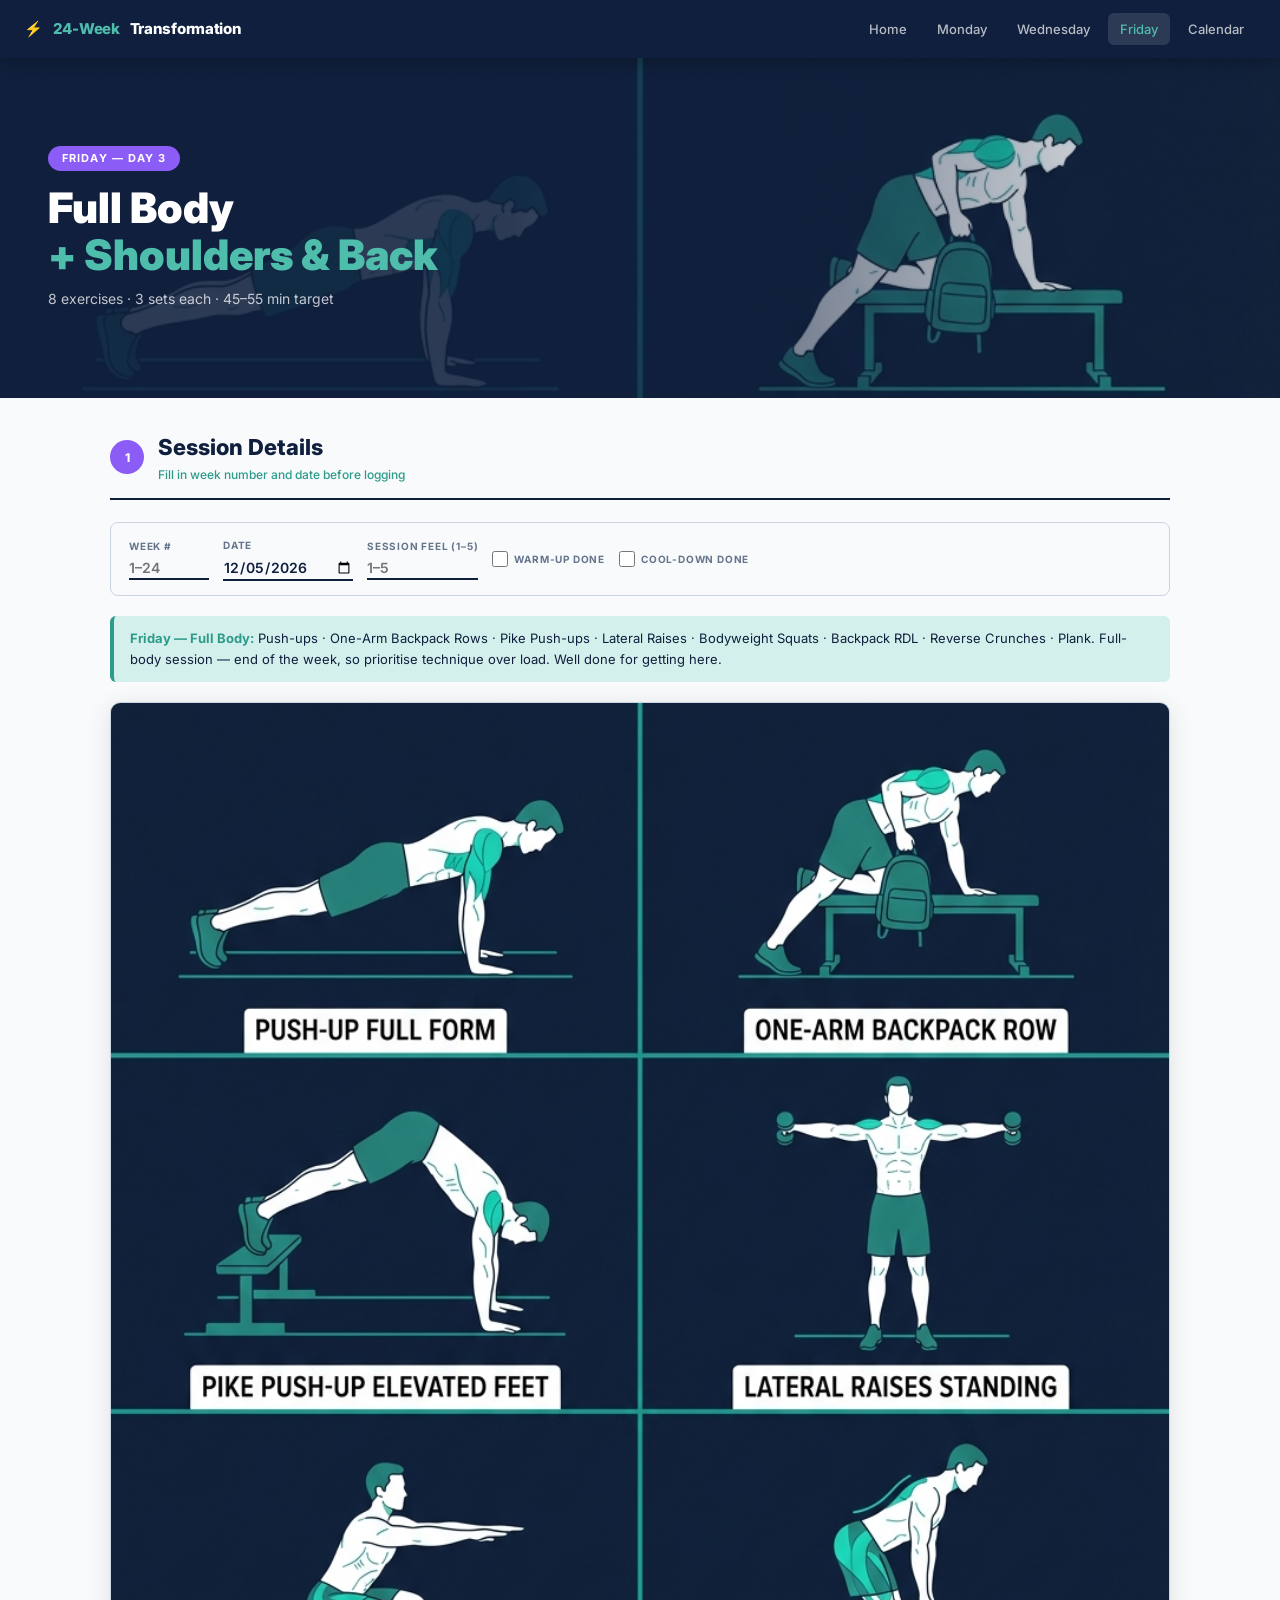
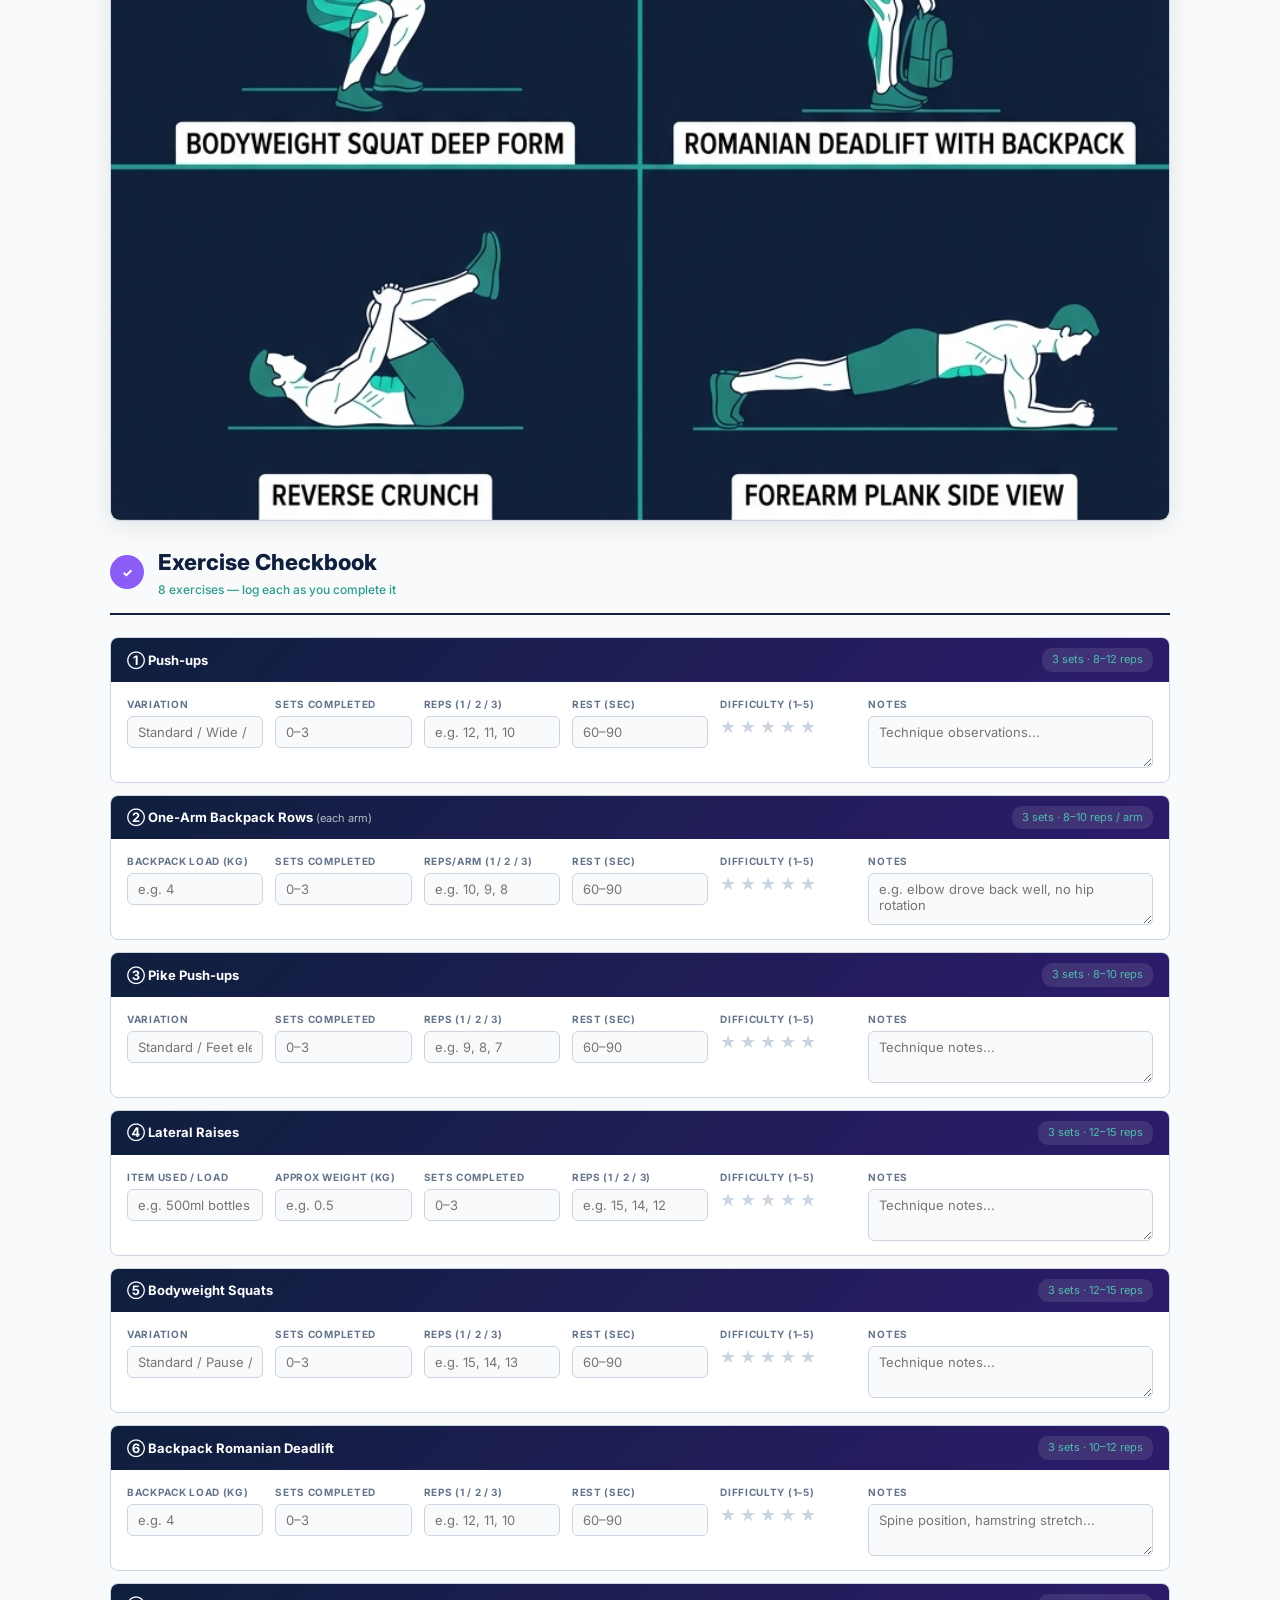
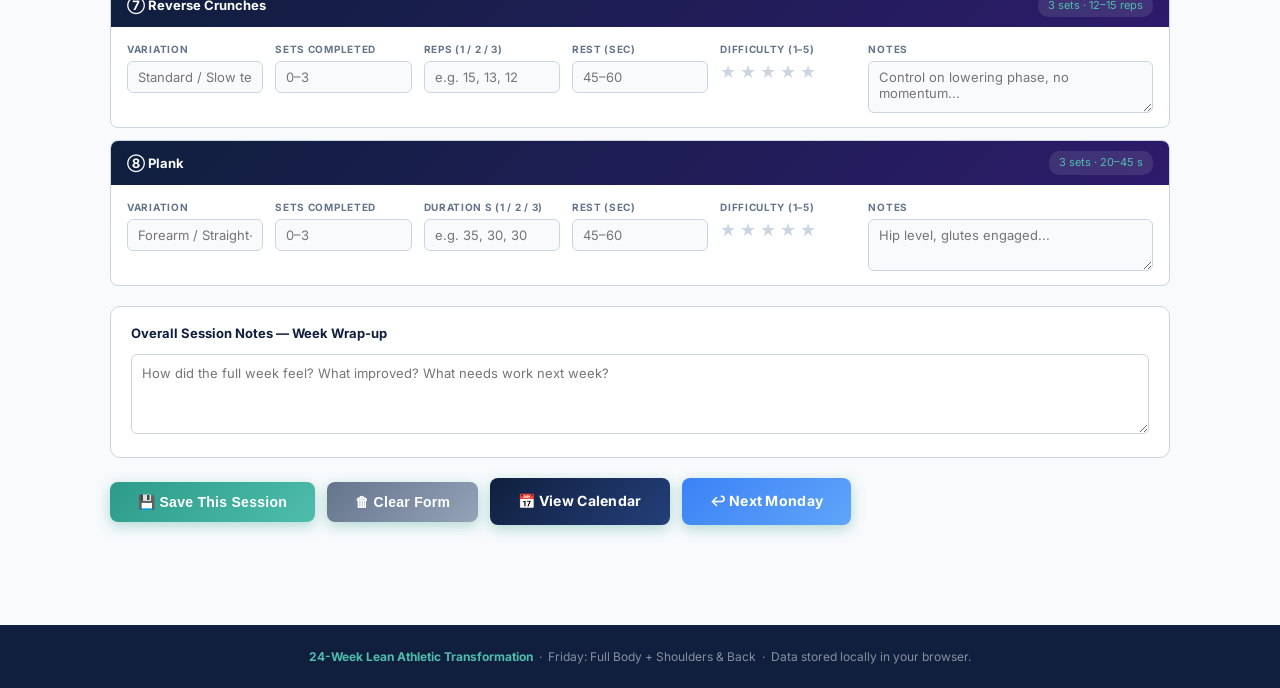
<file: days/friday.html>
<!DOCTYPE html>
<html lang="en">
<head>
<meta charset="UTF-8">
<meta name="viewport" content="width=device-width, initial-scale=1.0">
<title>Friday — Full Body + Shoulders | 24-Week Tracker</title>
<meta name="description" content="Friday workout checkbook: Push-ups, One-Arm Rows, Pike Push-ups, Lateral Raises, Squats, RDL, Reverse Crunches, Plank.">
<link rel="stylesheet" href="../assets/css/style.css">
</head>
<body>

<nav class="site-nav">
  <div class="nav-brand">⚡ <span>24-Week</span> Transformation</div>
  <div class="nav-links">
    <a href="../index.html">Home</a>
    <a href="monday.html">Monday</a>
    <a href="wednesday.html">Wednesday</a>
    <a href="friday.html" class="active">Friday</a>
    <a href="../calendar.html">Calendar</a>
  </div>
</nav>

<div class="hero">
  <img src="../assets/images/friday.jpg" alt="Friday Full Body Exercises">
  <div class="hero-overlay" style="background:linear-gradient(90deg,rgba(15,31,61,.88) 40%,transparent);">
    <div class="hero-badge" style="background:#8b5cf6;">Friday — Day 3</div>
    <h1>Full Body<br><em>+ Shoulders &amp; Back</em></h1>
    <p>8 exercises · 3 sets each · 45–55 min target</p>
  </div>
</div>

<div class="container">

  <div class="sec-header">
    <div class="sec-num" style="background:#8b5cf6;">1</div>
    <h2>Session Details<small>Fill in week number and date before logging</small></h2>
  </div>

  <div class="log-meta">
    <div class="field"><label>Week #</label><input type="number" id="weekNum" min="1" max="24" placeholder="1–24"></div>
    <div class="field"><label>Date</label><input type="date" id="sessionDate"></div>
    <div class="field"><label>Session Feel (1–5)</label><input type="number" id="sessionFeel" min="1" max="5" placeholder="1–5"></div>
    <div class="check-field"><input type="checkbox" id="warmup"><label for="warmup">Warm-up done</label></div>
    <div class="check-field"><input type="checkbox" id="cooldown"><label for="cooldown">Cool-down done</label></div>
  </div>

  <div class="callout">
    <strong>Friday — Full Body:</strong> Push-ups · One-Arm Backpack Rows · Pike Push-ups · Lateral Raises · Bodyweight Squats · Backpack RDL · Reverse Crunches · Plank. Full-body session — end of the week, so prioritise technique over load. Well done for getting here.
  </div>

  <div class="ex-img-wrap">
    <img src="../assets/images/friday.jpg" alt="Friday Exercise Illustrations" loading="lazy">
  </div>

  <div class="sec-header">
    <div class="sec-num" style="background:#8b5cf6;">✓</div>
    <h2>Exercise Checkbook<small>8 exercises — log each as you complete it</small></h2>
  </div>

  <!-- ── 1. Push-ups ── -->
  <div class="log-row">
    <div class="log-row-header" style="background:linear-gradient(135deg,var(--navy),#2d1b6b);">
      <h4>① Push-ups</h4><span class="prescribed">3 sets · 8–12 reps</span>
    </div>
    <div class="log-row-body">
      <div class="log-field"><label>Variation</label><input type="text" id="pu-var" placeholder="Standard / Wide / Knee"></div>
      <div class="log-field"><label>Sets Completed</label><input type="number" id="pu-sets" min="0" max="5" placeholder="0–3"></div>
      <div class="log-field"><label>Reps (1 / 2 / 3)</label><input type="text" id="pu-reps" placeholder="e.g. 12, 11, 10"></div>
      <div class="log-field"><label>Rest (sec)</label><input type="number" id="pu-rest" placeholder="60–90"></div>
      <div class="log-field"><label>Difficulty (1–5)</label><div class="difficulty-stars" id="pu-stars"><button class="star-btn" onclick="setStar('pu',1)">★</button><button class="star-btn" onclick="setStar('pu',2)">★</button><button class="star-btn" onclick="setStar('pu',3)">★</button><button class="star-btn" onclick="setStar('pu',4)">★</button><button class="star-btn" onclick="setStar('pu',5)">★</button></div><input type="hidden" id="pu-diff" value="0"></div>
      <div class="log-field" style="grid-column:span 2;"><label>Notes</label><textarea id="pu-notes" placeholder="Technique observations..."></textarea></div>
    </div>
  </div>

  <!-- ── 2. One-Arm Rows ── -->
  <div class="log-row">
    <div class="log-row-header" style="background:linear-gradient(135deg,var(--navy),#2d1b6b);">
      <h4>② One-Arm Backpack Rows <span style="font-weight:400;font-size:11px;opacity:.7">(each arm)</span></h4><span class="prescribed">3 sets · 8–10 reps / arm</span>
    </div>
    <div class="log-row-body">
      <div class="log-field"><label>Backpack Load (kg)</label><input type="number" id="or-load" placeholder="e.g. 4" step="0.5"></div>
      <div class="log-field"><label>Sets Completed</label><input type="number" id="or-sets" min="0" max="5" placeholder="0–3"></div>
      <div class="log-field"><label>Reps/arm (1 / 2 / 3)</label><input type="text" id="or-reps" placeholder="e.g. 10, 9, 8"></div>
      <div class="log-field"><label>Rest (sec)</label><input type="number" id="or-rest" placeholder="60–90"></div>
      <div class="log-field"><label>Difficulty (1–5)</label><div class="difficulty-stars" id="or-stars"><button class="star-btn" onclick="setStar('or',1)">★</button><button class="star-btn" onclick="setStar('or',2)">★</button><button class="star-btn" onclick="setStar('or',3)">★</button><button class="star-btn" onclick="setStar('or',4)">★</button><button class="star-btn" onclick="setStar('or',5)">★</button></div><input type="hidden" id="or-diff" value="0"></div>
      <div class="log-field" style="grid-column:span 2;"><label>Notes</label><textarea id="or-notes" placeholder="e.g. elbow drove back well, no hip rotation"></textarea></div>
    </div>
  </div>

  <!-- ── 3. Pike Push-ups ── -->
  <div class="log-row">
    <div class="log-row-header" style="background:linear-gradient(135deg,var(--navy),#2d1b6b);">
      <h4>③ Pike Push-ups</h4><span class="prescribed">3 sets · 8–10 reps</span>
    </div>
    <div class="log-row-body">
      <div class="log-field"><label>Variation</label><input type="text" id="pk-var" placeholder="Standard / Feet elevated"></div>
      <div class="log-field"><label>Sets Completed</label><input type="number" id="pk-sets" min="0" max="5" placeholder="0–3"></div>
      <div class="log-field"><label>Reps (1 / 2 / 3)</label><input type="text" id="pk-reps" placeholder="e.g. 9, 8, 7"></div>
      <div class="log-field"><label>Rest (sec)</label><input type="number" id="pk-rest" placeholder="60–90"></div>
      <div class="log-field"><label>Difficulty (1–5)</label><div class="difficulty-stars" id="pk-stars"><button class="star-btn" onclick="setStar('pk',1)">★</button><button class="star-btn" onclick="setStar('pk',2)">★</button><button class="star-btn" onclick="setStar('pk',3)">★</button><button class="star-btn" onclick="setStar('pk',4)">★</button><button class="star-btn" onclick="setStar('pk',5)">★</button></div><input type="hidden" id="pk-diff" value="0"></div>
      <div class="log-field" style="grid-column:span 2;"><label>Notes</label><textarea id="pk-notes" placeholder="Technique notes..."></textarea></div>
    </div>
  </div>

  <!-- ── 4. Lateral Raises ── -->
  <div class="log-row">
    <div class="log-row-header" style="background:linear-gradient(135deg,var(--navy),#2d1b6b);">
      <h4>④ Lateral Raises</h4><span class="prescribed">3 sets · 12–15 reps</span>
    </div>
    <div class="log-row-body">
      <div class="log-field"><label>Item Used / Load</label><input type="text" id="lr-var" placeholder="e.g. 500ml bottles"></div>
      <div class="log-field"><label>Approx Weight (kg)</label><input type="number" id="lr-load" placeholder="e.g. 0.5" step="0.1"></div>
      <div class="log-field"><label>Sets Completed</label><input type="number" id="lr-sets" min="0" max="5" placeholder="0–3"></div>
      <div class="log-field"><label>Reps (1 / 2 / 3)</label><input type="text" id="lr-reps" placeholder="e.g. 15, 14, 12"></div>
      <div class="log-field"><label>Difficulty (1–5)</label><div class="difficulty-stars" id="lr-stars"><button class="star-btn" onclick="setStar('lr',1)">★</button><button class="star-btn" onclick="setStar('lr',2)">★</button><button class="star-btn" onclick="setStar('lr',3)">★</button><button class="star-btn" onclick="setStar('lr',4)">★</button><button class="star-btn" onclick="setStar('lr',5)">★</button></div><input type="hidden" id="lr-diff" value="0"></div>
      <div class="log-field" style="grid-column:span 2;"><label>Notes</label><textarea id="lr-notes" placeholder="Technique notes..."></textarea></div>
    </div>
  </div>

  <!-- ── 5. Bodyweight Squats ── -->
  <div class="log-row">
    <div class="log-row-header" style="background:linear-gradient(135deg,var(--navy),#2d1b6b);">
      <h4>⑤ Bodyweight Squats</h4><span class="prescribed">3 sets · 12–15 reps</span>
    </div>
    <div class="log-row-body">
      <div class="log-field"><label>Variation</label><input type="text" id="sq-var" placeholder="Standard / Pause / Jump"></div>
      <div class="log-field"><label>Sets Completed</label><input type="number" id="sq-sets" min="0" max="5" placeholder="0–3"></div>
      <div class="log-field"><label>Reps (1 / 2 / 3)</label><input type="text" id="sq-reps" placeholder="e.g. 15, 14, 13"></div>
      <div class="log-field"><label>Rest (sec)</label><input type="number" id="sq-rest" placeholder="60–90"></div>
      <div class="log-field"><label>Difficulty (1–5)</label><div class="difficulty-stars" id="sq-stars"><button class="star-btn" onclick="setStar('sq',1)">★</button><button class="star-btn" onclick="setStar('sq',2)">★</button><button class="star-btn" onclick="setStar('sq',3)">★</button><button class="star-btn" onclick="setStar('sq',4)">★</button><button class="star-btn" onclick="setStar('sq',5)">★</button></div><input type="hidden" id="sq-diff" value="0"></div>
      <div class="log-field" style="grid-column:span 2;"><label>Notes</label><textarea id="sq-notes" placeholder="Technique notes..."></textarea></div>
    </div>
  </div>

  <!-- ── 6. RDL ── -->
  <div class="log-row">
    <div class="log-row-header" style="background:linear-gradient(135deg,var(--navy),#2d1b6b);">
      <h4>⑥ Backpack Romanian Deadlift</h4><span class="prescribed">3 sets · 10–12 reps</span>
    </div>
    <div class="log-row-body">
      <div class="log-field"><label>Backpack Load (kg)</label><input type="number" id="rd-load" placeholder="e.g. 4" step="0.5"></div>
      <div class="log-field"><label>Sets Completed</label><input type="number" id="rd-sets" min="0" max="5" placeholder="0–3"></div>
      <div class="log-field"><label>Reps (1 / 2 / 3)</label><input type="text" id="rd-reps" placeholder="e.g. 12, 11, 10"></div>
      <div class="log-field"><label>Rest (sec)</label><input type="number" id="rd-rest" placeholder="60–90"></div>
      <div class="log-field"><label>Difficulty (1–5)</label><div class="difficulty-stars" id="rd-stars"><button class="star-btn" onclick="setStar('rd',1)">★</button><button class="star-btn" onclick="setStar('rd',2)">★</button><button class="star-btn" onclick="setStar('rd',3)">★</button><button class="star-btn" onclick="setStar('rd',4)">★</button><button class="star-btn" onclick="setStar('rd',5)">★</button></div><input type="hidden" id="rd-diff" value="0"></div>
      <div class="log-field" style="grid-column:span 2;"><label>Notes</label><textarea id="rd-notes" placeholder="Spine position, hamstring stretch..."></textarea></div>
    </div>
  </div>

  <!-- ── 7. Reverse Crunches ── -->
  <div class="log-row">
    <div class="log-row-header" style="background:linear-gradient(135deg,var(--navy),#2d1b6b);">
      <h4>⑦ Reverse Crunches</h4><span class="prescribed">3 sets · 12–15 reps</span>
    </div>
    <div class="log-row-body">
      <div class="log-field"><label>Variation</label><input type="text" id="rc-var" placeholder="Standard / Slow tempo"></div>
      <div class="log-field"><label>Sets Completed</label><input type="number" id="rc-sets" min="0" max="5" placeholder="0–3"></div>
      <div class="log-field"><label>Reps (1 / 2 / 3)</label><input type="text" id="rc-reps" placeholder="e.g. 15, 13, 12"></div>
      <div class="log-field"><label>Rest (sec)</label><input type="number" id="rc-rest" placeholder="45–60"></div>
      <div class="log-field"><label>Difficulty (1–5)</label><div class="difficulty-stars" id="rc-stars"><button class="star-btn" onclick="setStar('rc',1)">★</button><button class="star-btn" onclick="setStar('rc',2)">★</button><button class="star-btn" onclick="setStar('rc',3)">★</button><button class="star-btn" onclick="setStar('rc',4)">★</button><button class="star-btn" onclick="setStar('rc',5)">★</button></div><input type="hidden" id="rc-diff" value="0"></div>
      <div class="log-field" style="grid-column:span 2;"><label>Notes</label><textarea id="rc-notes" placeholder="Control on lowering phase, no momentum..."></textarea></div>
    </div>
  </div>

  <!-- ── 8. Plank ── -->
  <div class="log-row">
    <div class="log-row-header" style="background:linear-gradient(135deg,var(--navy),#2d1b6b);">
      <h4>⑧ Plank</h4><span class="prescribed">3 sets · 20–45 s</span>
    </div>
    <div class="log-row-body">
      <div class="log-field"><label>Variation</label><input type="text" id="pl-var" placeholder="Forearm / Straight-arm"></div>
      <div class="log-field"><label>Sets Completed</label><input type="number" id="pl-sets" min="0" max="5" placeholder="0–3"></div>
      <div class="log-field"><label>Duration s (1 / 2 / 3)</label><input type="text" id="pl-reps" placeholder="e.g. 35, 30, 30"></div>
      <div class="log-field"><label>Rest (sec)</label><input type="number" id="pl-rest" placeholder="45–60"></div>
      <div class="log-field"><label>Difficulty (1–5)</label><div class="difficulty-stars" id="pl-stars"><button class="star-btn" onclick="setStar('pl',1)">★</button><button class="star-btn" onclick="setStar('pl',2)">★</button><button class="star-btn" onclick="setStar('pl',3)">★</button><button class="star-btn" onclick="setStar('pl',4)">★</button><button class="star-btn" onclick="setStar('pl',5)">★</button></div><input type="hidden" id="pl-diff" value="0"></div>
      <div class="log-field" style="grid-column:span 2;"><label>Notes</label><textarea id="pl-notes" placeholder="Hip level, glutes engaged..."></textarea></div>
    </div>
  </div>

  <div class="session-notes">
    <h4>Overall Session Notes — Week Wrap-up</h4>
    <textarea id="sessionNotes" placeholder="How did the full week feel? What improved? What needs work next week?"></textarea>
  </div>

  <div style="display:flex;gap:12px;align-items:center;margin-top:20px;flex-wrap:wrap;">
    <button class="save-btn" onclick="saveSession()">💾 Save This Session</button>
    <button class="save-btn" onclick="clearSession()" style="background:linear-gradient(135deg,#64748b,#94a3b8);">🗑 Clear Form</button>
    <a href="../calendar.html" class="save-btn" style="display:inline-block;background:linear-gradient(135deg,var(--navy),var(--navy-light));">📅 View Calendar</a>
    <a href="monday.html" class="save-btn" style="display:inline-block;background:linear-gradient(135deg,#3b82f6,#60a5fa);">↩ Next Monday</a>
  </div>

</div>

<div class="toast" id="toast">✅ Week complete! Session saved.</div>

<footer class="site-footer">
  <strong>24-Week Lean Athletic Transformation</strong> &nbsp;·&nbsp; Friday: Full Body + Shoulders &amp; Back &nbsp;·&nbsp; Data stored locally in your browser.
</footer>

<script>
var EXERCISES=['pu','or','pk','lr','sq','rd','rc','pl'];
var DAY='fri';
function setStar(p,v){
  document.getElementById(p+'-diff').value=v;
  document.querySelectorAll('#'+p+'-stars .star-btn').forEach(function(b,i){b.classList.toggle('active',i<v);});
  autoSave();
}
function getKey(){return 'session_'+DAY+'_w'+(document.getElementById('weekNum').value||'x');}
function autoSave(){try{localStorage.setItem(getKey(),JSON.stringify(buildData()));}catch(e){}}
function buildData(){
  var d={week:document.getElementById('weekNum').value,date:document.getElementById('sessionDate').value,feel:document.getElementById('sessionFeel').value,warmup:document.getElementById('warmup').checked,cooldown:document.getElementById('cooldown').checked,sessionNotes:document.getElementById('sessionNotes').value,exercises:{}};
  EXERCISES.forEach(function(p){
    var ex={};
    ['var','sets','reps','rest','diff','notes','load'].forEach(function(f){var el=document.getElementById(p+'-'+f);if(el)ex[f]=el.value;});
    d.exercises[p]=ex;
  });
  return d;
}
function saveSession(){
  var d=buildData();if(!d.week){alert('Enter week number first.');return;}
  localStorage.setItem(getKey(),JSON.stringify(d));
  localStorage.setItem('week_'+d.week+'_fri_done','1');
  var t=document.getElementById('toast');t.classList.add('show');setTimeout(function(){t.classList.remove('show');},2500);
}
function clearSession(){
  if(!confirm('Clear all fields?'))return;
  EXERCISES.forEach(function(p){
    ['var','sets','reps','rest','notes','load'].forEach(function(f){var el=document.getElementById(p+'-'+f);if(el)el.value='';});
    document.getElementById(p+'-diff').value=0;
    document.querySelectorAll('#'+p+'-stars .star-btn').forEach(function(b){b.classList.remove('active');});
  });
  document.getElementById('sessionNotes').value='';
  document.getElementById('sessionFeel').value='';
}
function loadSession(){
  var w=document.getElementById('weekNum').value;if(!w)return;
  var raw=localStorage.getItem('session_fri_w'+w);if(!raw)return;
  var d=JSON.parse(raw);
  if(d.date)document.getElementById('sessionDate').value=d.date;
  if(d.feel)document.getElementById('sessionFeel').value=d.feel;
  document.getElementById('warmup').checked=d.warmup||false;
  document.getElementById('cooldown').checked=d.cooldown||false;
  document.getElementById('sessionNotes').value=d.sessionNotes||'';
  if(d.exercises)EXERCISES.forEach(function(p){
    var ex=d.exercises[p];if(!ex)return;
    ['var','sets','reps','rest','notes','load'].forEach(function(f){var el=document.getElementById(p+'-'+f);if(el&&ex[f])el.value=ex[f];});
    if(ex.diff&&ex.diff>0)setStar(p,parseInt(ex.diff));
  });
}
document.getElementById('weekNum').addEventListener('change',loadSession);
document.querySelectorAll('input,textarea').forEach(function(el){el.addEventListener('input',autoSave);el.addEventListener('change',autoSave);});
document.getElementById('sessionDate').value=new Date().toISOString().split('T')[0];
</script>
</body>
</html>
</file>
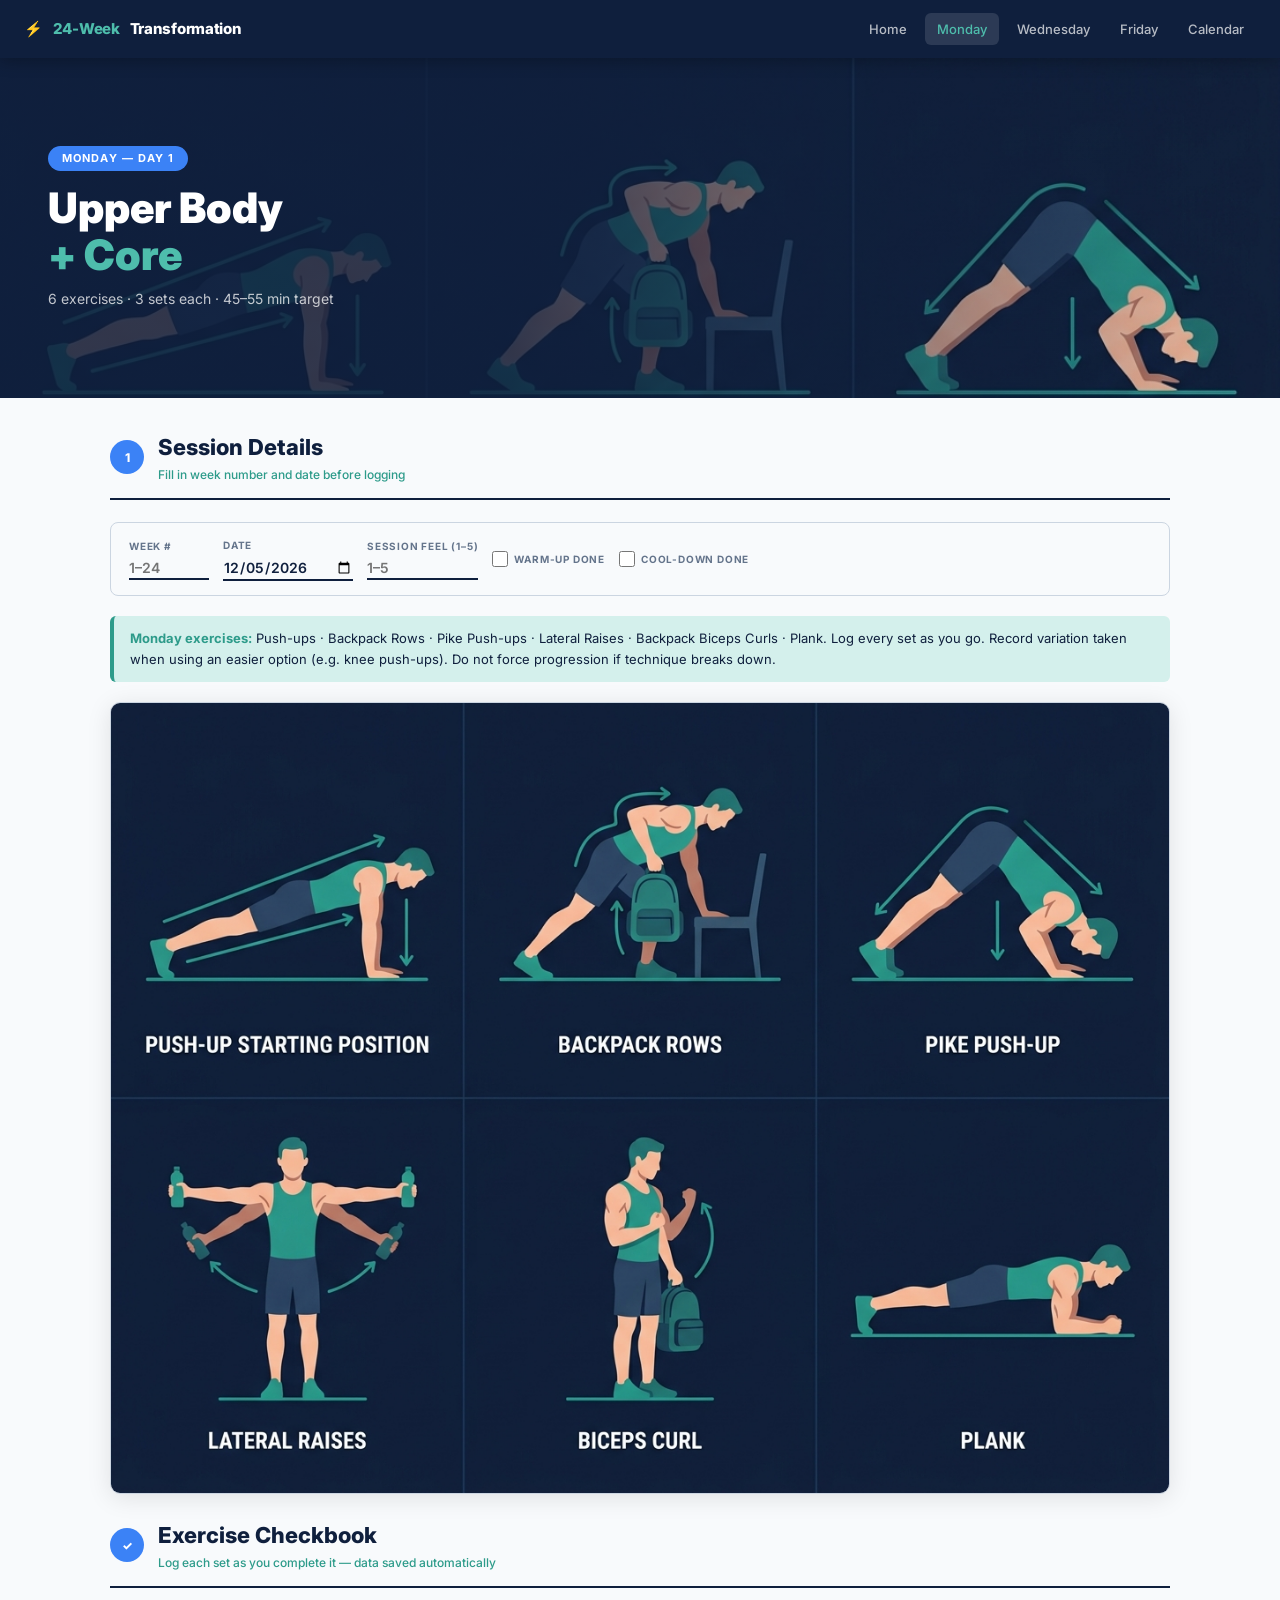
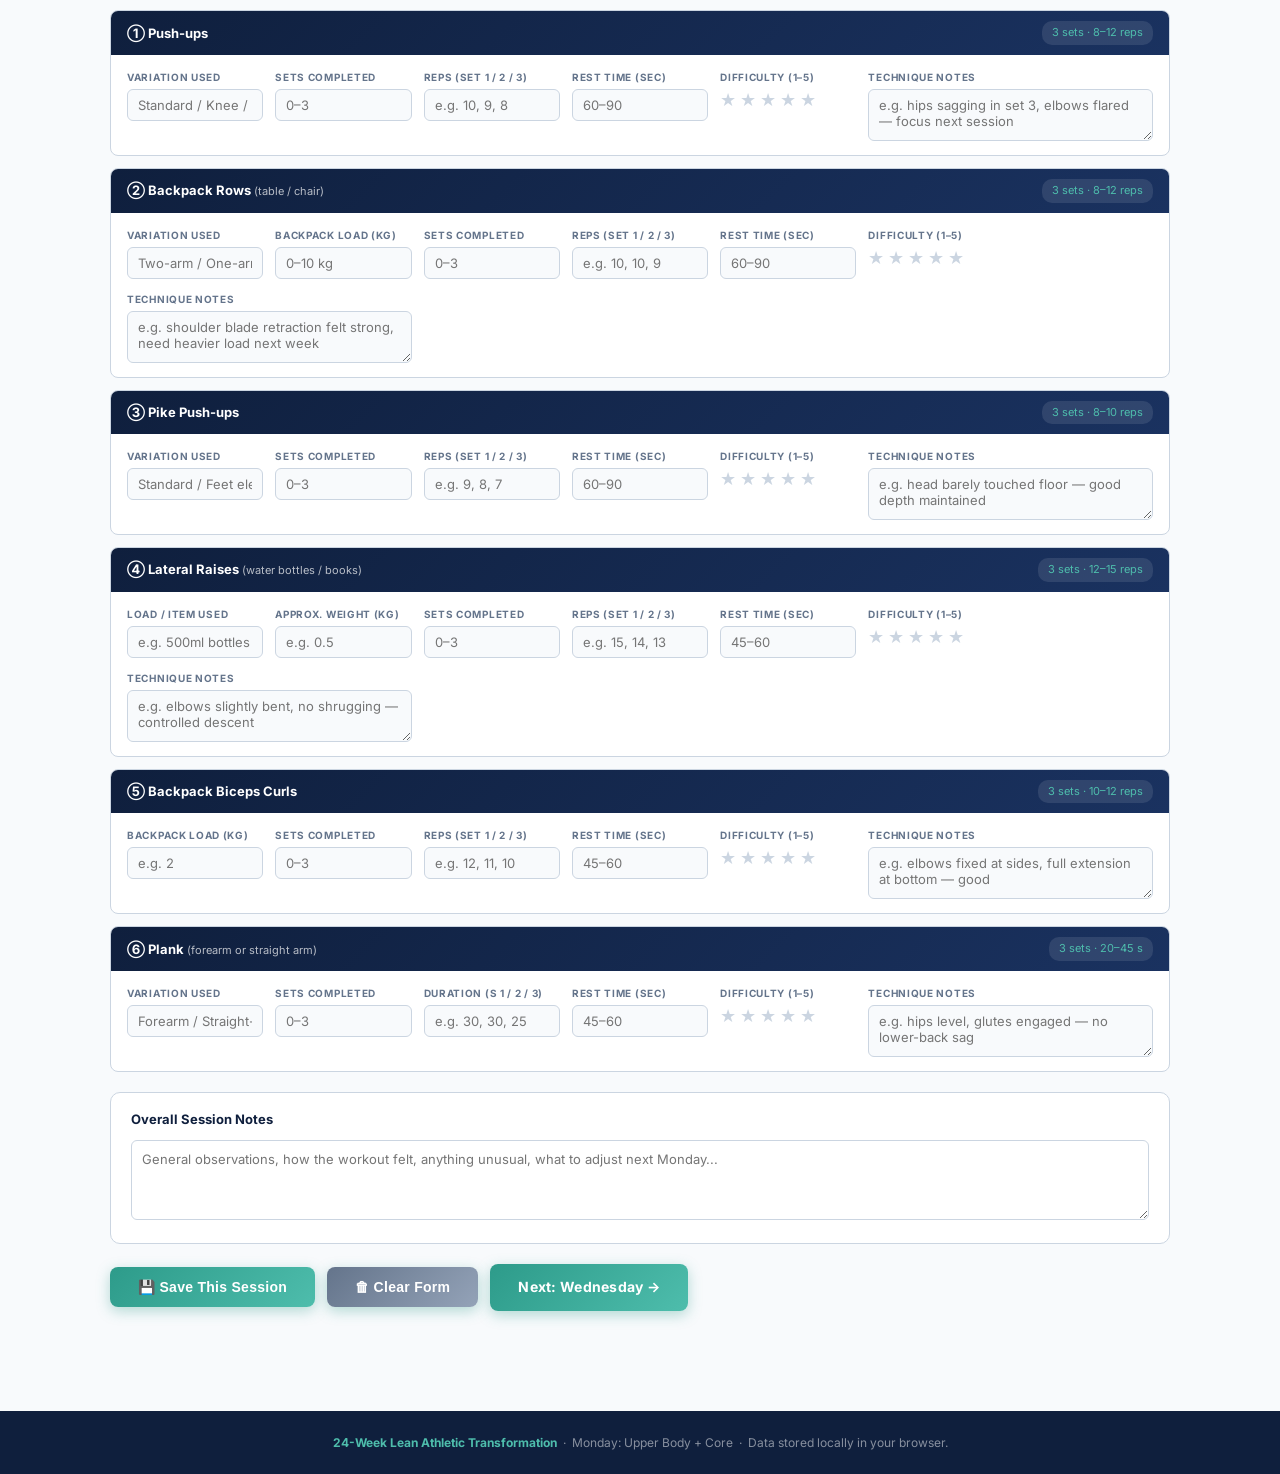
<file: days/monday.html>
<!DOCTYPE html>
<html lang="en">
<head>
<meta charset="UTF-8">
<meta name="viewport" content="width=device-width, initial-scale=1.0">
<title>Monday — Upper Body + Core | 24-Week Tracker</title>
<meta name="description" content="Monday workout checkbook: Push-ups, Backpack Rows, Pike Push-ups, Lateral Raises, Biceps Curls, Plank.">
<link rel="stylesheet" href="../assets/css/style.css">
</head>
<body>

<!-- NAV -->
<nav class="site-nav">
  <div class="nav-brand">⚡ <span>24-Week</span> Transformation</div>
  <div class="nav-links">
    <a href="../index.html">Home</a>
    <a href="monday.html" class="active">Monday</a>
    <a href="wednesday.html">Wednesday</a>
    <a href="friday.html">Friday</a>
    <a href="../calendar.html">Calendar</a>
  </div>
</nav>

<!-- HERO -->
<div class="hero">
  <img src="../assets/images/monday.jpg" alt="Monday Upper Body Exercises">
  <div class="hero-overlay">
    <div class="hero-badge" style="background:#3b82f6;">Monday — Day 1</div>
    <h1>Upper Body<br><em>+ Core</em></h1>
    <p>6 exercises · 3 sets each · 45–55 min target</p>
  </div>
</div>

<div class="container">

  <!-- Week / Date selector -->
  <div class="sec-header">
    <div class="sec-num" style="background:#3b82f6;">1</div>
    <h2>Session Details<small>Fill in week number and date before logging</small></h2>
  </div>

  <div class="log-meta" id="sessionMeta">
    <div class="field">
      <label>Week #</label>
      <input type="number" id="weekNum" min="1" max="24" placeholder="1–24">
    </div>
    <div class="field">
      <label>Date</label>
      <input type="date" id="sessionDate">
    </div>
    <div class="field">
      <label>Session Feel (1–5)</label>
      <input type="number" id="sessionFeel" min="1" max="5" placeholder="1–5">
    </div>
    <div class="check-field">
      <input type="checkbox" id="warmup">
      <label for="warmup">Warm-up done</label>
    </div>
    <div class="check-field">
      <input type="checkbox" id="cooldown">
      <label for="cooldown">Cool-down done</label>
    </div>
  </div>

  <!-- Exercise illustration -->
  <div class="callout">
    <strong>Monday exercises:</strong> Push-ups · Backpack Rows · Pike Push-ups · Lateral Raises · Backpack Biceps Curls · Plank. Log every set as you go. Record variation taken when using an easier option (e.g. knee push-ups). Do not force progression if technique breaks down.
  </div>

  <div class="ex-img-wrap">
    <img src="../assets/images/monday.jpg" alt="Monday Exercise Illustrations" loading="lazy">
  </div>

  <!-- Exercise checkbook -->
  <div class="sec-header">
    <div class="sec-num" style="background:#3b82f6;">✓</div>
    <h2>Exercise Checkbook<small>Log each set as you complete it — data saved automatically</small></h2>
  </div>

  <!-- ── 1. Push-ups ── -->
  <div class="log-row" id="ex-pushups">
    <div class="log-row-header">
      <h4>① Push-ups</h4>
      <span class="prescribed">3 sets · 8–12 reps</span>
    </div>
    <div class="log-row-body">
      <div class="log-field">
        <label>Variation Used</label>
        <input type="text" id="pu-var" placeholder="Standard / Knee / Wide">
      </div>
      <div class="log-field">
        <label>Sets Completed</label>
        <input type="number" id="pu-sets" min="0" max="5" placeholder="0–3">
      </div>
      <div class="log-field">
        <label>Reps (set 1 / 2 / 3)</label>
        <input type="text" id="pu-reps" placeholder="e.g. 10, 9, 8">
      </div>
      <div class="log-field">
        <label>Rest Time (sec)</label>
        <input type="number" id="pu-rest" placeholder="60–90">
      </div>
      <div class="log-field">
        <label>Difficulty (1–5)</label>
        <div class="difficulty-stars" id="pu-stars">
          <button class="star-btn" onclick="setStar('pu',1)">★</button>
          <button class="star-btn" onclick="setStar('pu',2)">★</button>
          <button class="star-btn" onclick="setStar('pu',3)">★</button>
          <button class="star-btn" onclick="setStar('pu',4)">★</button>
          <button class="star-btn" onclick="setStar('pu',5)">★</button>
        </div>
        <input type="hidden" id="pu-diff" value="0">
      </div>
      <div class="log-field" style="grid-column:span 2;">
        <label>Technique Notes</label>
        <textarea id="pu-notes" placeholder="e.g. hips sagging in set 3, elbows flared — focus next session"></textarea>
      </div>
    </div>
  </div>

  <!-- ── 2. Backpack Rows ── -->
  <div class="log-row" id="ex-bprows">
    <div class="log-row-header">
      <h4>② Backpack Rows <span style="font-weight:400;font-size:11px;opacity:.7">(table / chair)</span></h4>
      <span class="prescribed">3 sets · 8–12 reps</span>
    </div>
    <div class="log-row-body">
      <div class="log-field">
        <label>Variation Used</label>
        <input type="text" id="br-var" placeholder="Two-arm / One-arm">
      </div>
      <div class="log-field">
        <label>Backpack Load (kg)</label>
        <input type="number" id="br-load" placeholder="0–10 kg" step="0.5">
      </div>
      <div class="log-field">
        <label>Sets Completed</label>
        <input type="number" id="br-sets" min="0" max="5" placeholder="0–3">
      </div>
      <div class="log-field">
        <label>Reps (set 1 / 2 / 3)</label>
        <input type="text" id="br-reps" placeholder="e.g. 10, 10, 9">
      </div>
      <div class="log-field">
        <label>Rest Time (sec)</label>
        <input type="number" id="br-rest" placeholder="60–90">
      </div>
      <div class="log-field">
        <label>Difficulty (1–5)</label>
        <div class="difficulty-stars" id="br-stars">
          <button class="star-btn" onclick="setStar('br',1)">★</button>
          <button class="star-btn" onclick="setStar('br',2)">★</button>
          <button class="star-btn" onclick="setStar('br',3)">★</button>
          <button class="star-btn" onclick="setStar('br',4)">★</button>
          <button class="star-btn" onclick="setStar('br',5)">★</button>
        </div>
        <input type="hidden" id="br-diff" value="0">
      </div>
      <div class="log-field" style="grid-column:span 2;">
        <label>Technique Notes</label>
        <textarea id="br-notes" placeholder="e.g. shoulder blade retraction felt strong, need heavier load next week"></textarea>
      </div>
    </div>
  </div>

  <!-- ── 3. Pike Push-ups ── -->
  <div class="log-row" id="ex-pike">
    <div class="log-row-header">
      <h4>③ Pike Push-ups</h4>
      <span class="prescribed">3 sets · 8–10 reps</span>
    </div>
    <div class="log-row-body">
      <div class="log-field">
        <label>Variation Used</label>
        <input type="text" id="pk-var" placeholder="Standard / Feet elevated">
      </div>
      <div class="log-field">
        <label>Sets Completed</label>
        <input type="number" id="pk-sets" min="0" max="5" placeholder="0–3">
      </div>
      <div class="log-field">
        <label>Reps (set 1 / 2 / 3)</label>
        <input type="text" id="pk-reps" placeholder="e.g. 9, 8, 7">
      </div>
      <div class="log-field">
        <label>Rest Time (sec)</label>
        <input type="number" id="pk-rest" placeholder="60–90">
      </div>
      <div class="log-field">
        <label>Difficulty (1–5)</label>
        <div class="difficulty-stars" id="pk-stars">
          <button class="star-btn" onclick="setStar('pk',1)">★</button>
          <button class="star-btn" onclick="setStar('pk',2)">★</button>
          <button class="star-btn" onclick="setStar('pk',3)">★</button>
          <button class="star-btn" onclick="setStar('pk',4)">★</button>
          <button class="star-btn" onclick="setStar('pk',5)">★</button>
        </div>
        <input type="hidden" id="pk-diff" value="0">
      </div>
      <div class="log-field" style="grid-column:span 2;">
        <label>Technique Notes</label>
        <textarea id="pk-notes" placeholder="e.g. head barely touched floor — good depth maintained"></textarea>
      </div>
    </div>
  </div>

  <!-- ── 4. Lateral Raises ── -->
  <div class="log-row" id="ex-lateral">
    <div class="log-row-header">
      <h4>④ Lateral Raises <span style="font-weight:400;font-size:11px;opacity:.7">(water bottles / books)</span></h4>
      <span class="prescribed">3 sets · 12–15 reps</span>
    </div>
    <div class="log-row-body">
      <div class="log-field">
        <label>Load / Item Used</label>
        <input type="text" id="lr-var" placeholder="e.g. 500ml bottles">
      </div>
      <div class="log-field">
        <label>Approx. Weight (kg)</label>
        <input type="number" id="lr-load" placeholder="e.g. 0.5" step="0.1">
      </div>
      <div class="log-field">
        <label>Sets Completed</label>
        <input type="number" id="lr-sets" min="0" max="5" placeholder="0–3">
      </div>
      <div class="log-field">
        <label>Reps (set 1 / 2 / 3)</label>
        <input type="text" id="lr-reps" placeholder="e.g. 15, 14, 13">
      </div>
      <div class="log-field">
        <label>Rest Time (sec)</label>
        <input type="number" id="lr-rest" placeholder="45–60">
      </div>
      <div class="log-field">
        <label>Difficulty (1–5)</label>
        <div class="difficulty-stars" id="lr-stars">
          <button class="star-btn" onclick="setStar('lr',1)">★</button>
          <button class="star-btn" onclick="setStar('lr',2)">★</button>
          <button class="star-btn" onclick="setStar('lr',3)">★</button>
          <button class="star-btn" onclick="setStar('lr',4)">★</button>
          <button class="star-btn" onclick="setStar('lr',5)">★</button>
        </div>
        <input type="hidden" id="lr-diff" value="0">
      </div>
      <div class="log-field" style="grid-column:span 2;">
        <label>Technique Notes</label>
        <textarea id="lr-notes" placeholder="e.g. elbows slightly bent, no shrugging — controlled descent"></textarea>
      </div>
    </div>
  </div>

  <!-- ── 5. Biceps Curls ── -->
  <div class="log-row" id="ex-curl">
    <div class="log-row-header">
      <h4>⑤ Backpack Biceps Curls</h4>
      <span class="prescribed">3 sets · 10–12 reps</span>
    </div>
    <div class="log-row-body">
      <div class="log-field">
        <label>Backpack Load (kg)</label>
        <input type="number" id="bc-load" placeholder="e.g. 2" step="0.5">
      </div>
      <div class="log-field">
        <label>Sets Completed</label>
        <input type="number" id="bc-sets" min="0" max="5" placeholder="0–3">
      </div>
      <div class="log-field">
        <label>Reps (set 1 / 2 / 3)</label>
        <input type="text" id="bc-reps" placeholder="e.g. 12, 11, 10">
      </div>
      <div class="log-field">
        <label>Rest Time (sec)</label>
        <input type="number" id="bc-rest" placeholder="45–60">
      </div>
      <div class="log-field">
        <label>Difficulty (1–5)</label>
        <div class="difficulty-stars" id="bc-stars">
          <button class="star-btn" onclick="setStar('bc',1)">★</button>
          <button class="star-btn" onclick="setStar('bc',2)">★</button>
          <button class="star-btn" onclick="setStar('bc',3)">★</button>
          <button class="star-btn" onclick="setStar('bc',4)">★</button>
          <button class="star-btn" onclick="setStar('bc',5)">★</button>
        </div>
        <input type="hidden" id="bc-diff" value="0">
      </div>
      <div class="log-field" style="grid-column:span 2;">
        <label>Technique Notes</label>
        <textarea id="bc-notes" placeholder="e.g. elbows fixed at sides, full extension at bottom — good"></textarea>
      </div>
    </div>
  </div>

  <!-- ── 6. Plank ── -->
  <div class="log-row" id="ex-plank">
    <div class="log-row-header">
      <h4>⑥ Plank <span style="font-weight:400;font-size:11px;opacity:.7">(forearm or straight arm)</span></h4>
      <span class="prescribed">3 sets · 20–45 s</span>
    </div>
    <div class="log-row-body">
      <div class="log-field">
        <label>Variation Used</label>
        <input type="text" id="pl-var" placeholder="Forearm / Straight-arm">
      </div>
      <div class="log-field">
        <label>Sets Completed</label>
        <input type="number" id="pl-sets" min="0" max="5" placeholder="0–3">
      </div>
      <div class="log-field">
        <label>Duration (s 1 / 2 / 3)</label>
        <input type="text" id="pl-reps" placeholder="e.g. 30, 30, 25">
      </div>
      <div class="log-field">
        <label>Rest Time (sec)</label>
        <input type="number" id="pl-rest" placeholder="45–60">
      </div>
      <div class="log-field">
        <label>Difficulty (1–5)</label>
        <div class="difficulty-stars" id="pl-stars">
          <button class="star-btn" onclick="setStar('pl',1)">★</button>
          <button class="star-btn" onclick="setStar('pl',2)">★</button>
          <button class="star-btn" onclick="setStar('pl',3)">★</button>
          <button class="star-btn" onclick="setStar('pl',4)">★</button>
          <button class="star-btn" onclick="setStar('pl',5)">★</button>
        </div>
        <input type="hidden" id="pl-diff" value="0">
      </div>
      <div class="log-field" style="grid-column:span 2;">
        <label>Technique Notes</label>
        <textarea id="pl-notes" placeholder="e.g. hips level, glutes engaged — no lower-back sag"></textarea>
      </div>
    </div>
  </div>

  <!-- Session notes -->
  <div class="session-notes">
    <h4>Overall Session Notes</h4>
    <textarea id="sessionNotes" placeholder="General observations, how the workout felt, anything unusual, what to adjust next Monday..."></textarea>
  </div>

  <!-- Actions -->
  <div style="display:flex;gap:12px;align-items:center;margin-top:20px;flex-wrap:wrap;">
    <button class="save-btn" onclick="saveSession()">💾 Save This Session</button>
    <button class="save-btn" onclick="clearSession()" style="background:linear-gradient(135deg,#64748b,#94a3b8);">🗑 Clear Form</button>
    <a href="wednesday.html" class="save-btn" style="display:inline-block;background:linear-gradient(135deg,var(--teal),var(--teal-l));">Next: Wednesday →</a>
  </div>

</div>

<div class="toast" id="toast">✅ Session saved!</div>

<footer class="site-footer">
  <strong>24-Week Lean Athletic Transformation</strong> &nbsp;·&nbsp; Monday: Upper Body + Core &nbsp;·&nbsp; Data stored locally in your browser.
</footer>

<script>
var EXERCISES = ['pu','br','pk','lr','bc','pl'];
var DAY = 'mon';

function setStar(prefix, val){
  document.getElementById(prefix+'-diff').value = val;
  var btns = document.querySelectorAll('#'+prefix+'-stars .star-btn');
  btns.forEach(function(b,i){ b.classList.toggle('active', i<val); });
  autoSave();
}

function getKey(){
  var w = document.getElementById('weekNum').value || 'x';
  return 'session_'+DAY+'_w'+w;
}

function autoSave(){
  var data = buildData();
  try { localStorage.setItem(getKey(), JSON.stringify(data)); } catch(e){}
}

function buildData(){
  var data = {
    week: document.getElementById('weekNum').value,
    date: document.getElementById('sessionDate').value,
    feel: document.getElementById('sessionFeel').value,
    warmup: document.getElementById('warmup').checked,
    cooldown: document.getElementById('cooldown').checked,
    sessionNotes: document.getElementById('sessionNotes').value,
    exercises:{}
  };
  var map = {pu:'Push-ups',br:'Backpack Rows',pk:'Pike Push-ups',lr:'Lateral Raises',bc:'Biceps Curls',pl:'Plank'};
  EXERCISES.forEach(function(p){
    var ex = {name:map[p]};
    ['var','sets','reps','rest','diff','notes','load'].forEach(function(f){
      var el = document.getElementById(p+'-'+f);
      if(el) ex[f] = el.value;
    });
    data.exercises[p] = ex;
  });
  return data;
}

function saveSession(){
  var data = buildData();
  var w = data.week;
  if(!w){ alert('Please enter a week number first.'); return; }
  try {
    localStorage.setItem(getKey(), JSON.stringify(data));
    localStorage.setItem('week_'+w+'_mon_done','1');
    var t = document.getElementById('toast');
    t.classList.add('show');
    setTimeout(function(){ t.classList.remove('show'); }, 2500);
  } catch(e){ alert('Could not save: '+e.message); }
}

function clearSession(){
  if(!confirm('Clear all fields for this session?')) return;
  EXERCISES.forEach(function(p){
    ['var','sets','reps','rest','notes','load'].forEach(function(f){
      var el = document.getElementById(p+'-'+f); if(el) el.value='';
    });
    document.getElementById(p+'-diff').value=0;
    document.querySelectorAll('#'+p+'-stars .star-btn').forEach(function(b){ b.classList.remove('active'); });
  });
  document.getElementById('sessionNotes').value='';
  document.getElementById('sessionFeel').value='';
}

function loadSession(){
  var w = document.getElementById('weekNum').value;
  if(!w) return;
  var raw = localStorage.getItem('session_mon_w'+w);
  if(!raw) return;
  var data = JSON.parse(raw);
  if(data.date) document.getElementById('sessionDate').value=data.date;
  if(data.feel) document.getElementById('sessionFeel').value=data.feel;
  document.getElementById('warmup').checked=data.warmup||false;
  document.getElementById('cooldown').checked=data.cooldown||false;
  document.getElementById('sessionNotes').value=data.sessionNotes||'';
  if(data.exercises){
    EXERCISES.forEach(function(p){
      var ex=data.exercises[p]; if(!ex) return;
      ['var','sets','reps','rest','notes','load'].forEach(function(f){
        var el=document.getElementById(p+'-'+f); if(el && ex[f]) el.value=ex[f];
      });
      if(ex.diff && ex.diff>0){ setStar(p, parseInt(ex.diff)); }
    });
  }
}

document.getElementById('weekNum').addEventListener('change', loadSession);
document.querySelectorAll('input,textarea').forEach(function(el){
  el.addEventListener('input', autoSave);
  el.addEventListener('change', autoSave);
});
document.getElementById('sessionDate').value = new Date().toISOString().split('T')[0];
</script>

</body>
</html>
</file>
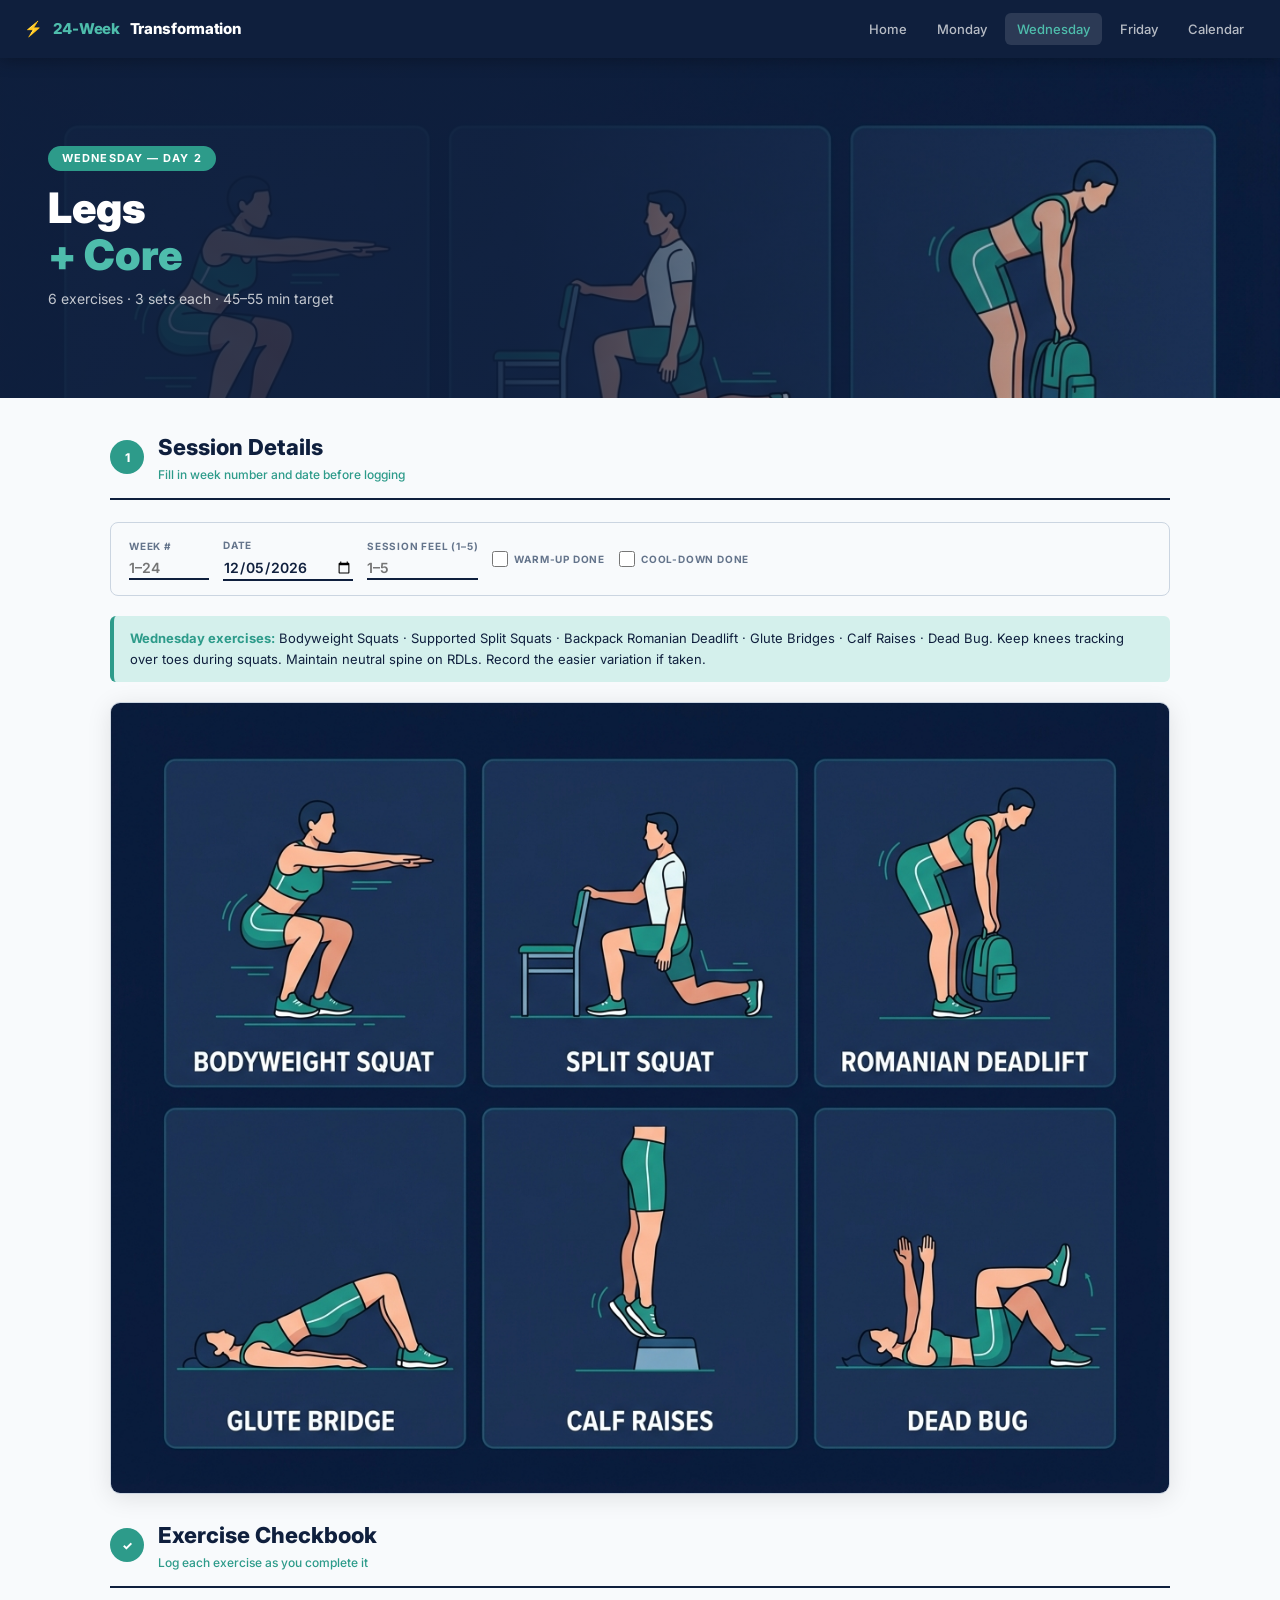
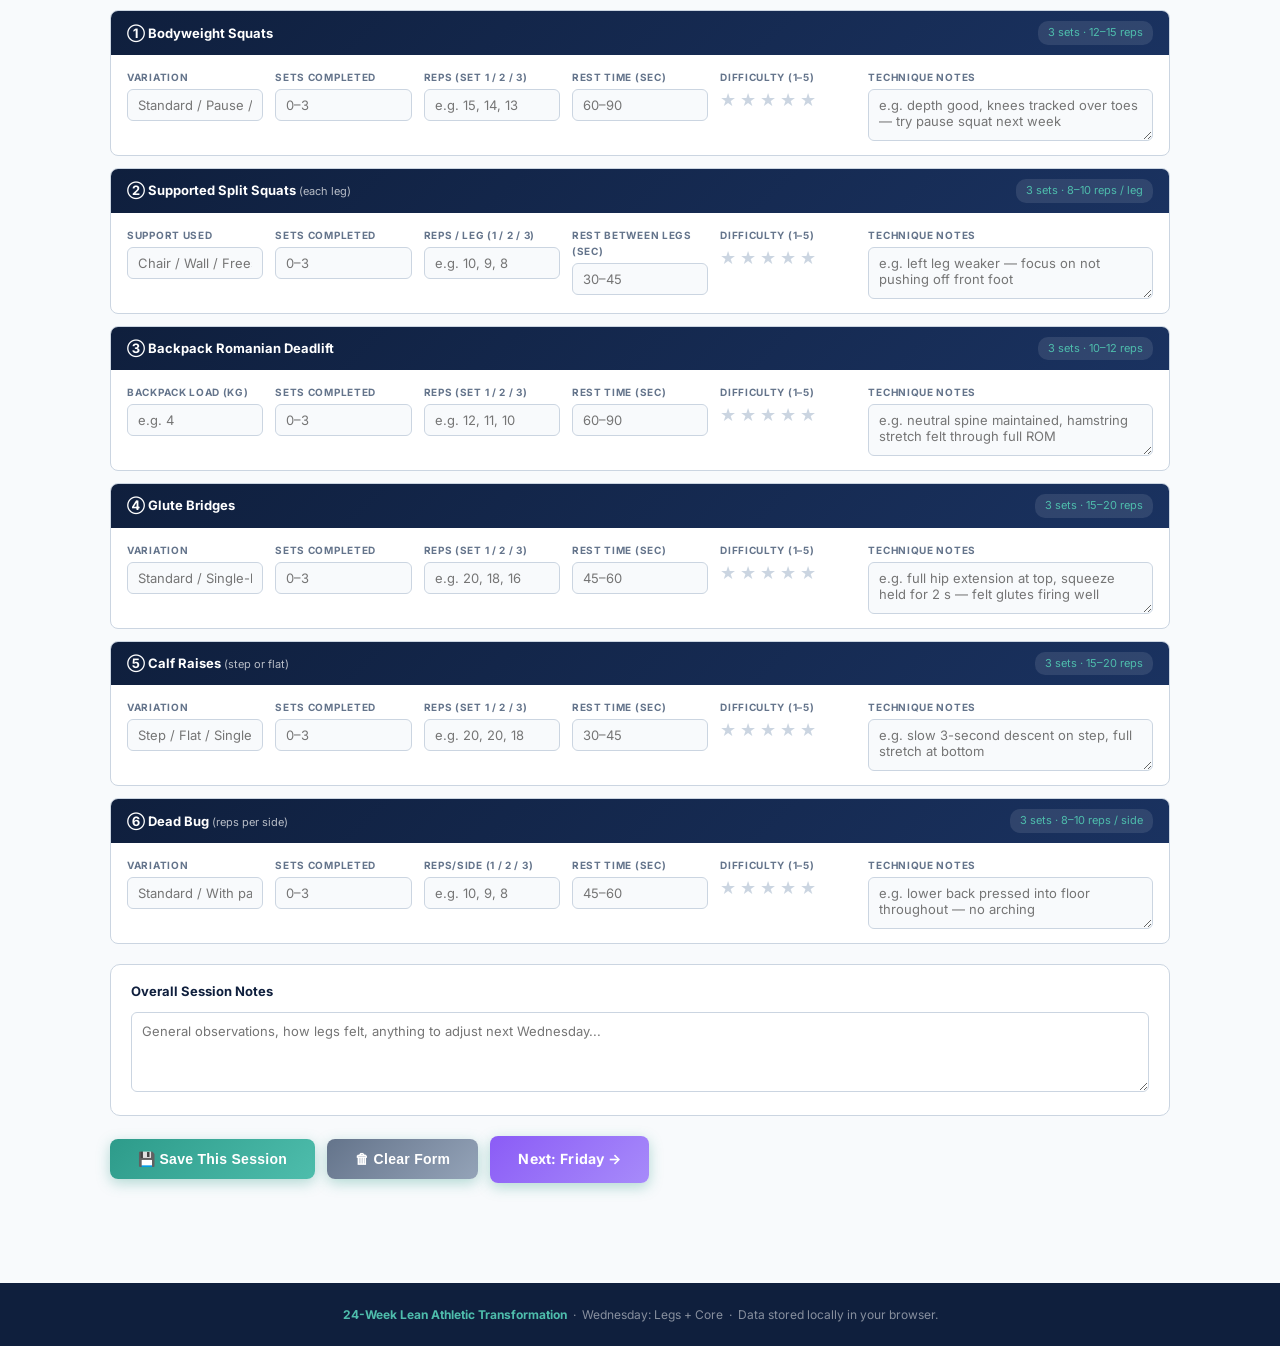
<file: days/wednesday.html>
<!DOCTYPE html>
<html lang="en">
<head>
<meta charset="UTF-8">
<meta name="viewport" content="width=device-width, initial-scale=1.0">
<title>Wednesday — Legs + Core | 24-Week Tracker</title>
<meta name="description" content="Wednesday workout checkbook: Bodyweight Squats, Split Squats, Romanian Deadlift, Glute Bridges, Calf Raises, Dead Bug.">
<link rel="stylesheet" href="../assets/css/style.css">
</head>
<body>

<nav class="site-nav">
  <div class="nav-brand">⚡ <span>24-Week</span> Transformation</div>
  <div class="nav-links">
    <a href="../index.html">Home</a>
    <a href="monday.html">Monday</a>
    <a href="wednesday.html" class="active">Wednesday</a>
    <a href="friday.html">Friday</a>
    <a href="../calendar.html">Calendar</a>
  </div>
</nav>

<div class="hero">
  <img src="../assets/images/wednesday.jpg" alt="Wednesday Leg Exercises">
  <div class="hero-overlay">
    <div class="hero-badge" style="background:var(--teal);">Wednesday — Day 2</div>
    <h1>Legs<br><em>+ Core</em></h1>
    <p>6 exercises · 3 sets each · 45–55 min target</p>
  </div>
</div>

<div class="container">

  <div class="sec-header">
    <div class="sec-num" style="background:var(--teal);">1</div>
    <h2>Session Details<small>Fill in week number and date before logging</small></h2>
  </div>

  <div class="log-meta">
    <div class="field"><label>Week #</label><input type="number" id="weekNum" min="1" max="24" placeholder="1–24"></div>
    <div class="field"><label>Date</label><input type="date" id="sessionDate"></div>
    <div class="field"><label>Session Feel (1–5)</label><input type="number" id="sessionFeel" min="1" max="5" placeholder="1–5"></div>
    <div class="check-field"><input type="checkbox" id="warmup"><label for="warmup">Warm-up done</label></div>
    <div class="check-field"><input type="checkbox" id="cooldown"><label for="cooldown">Cool-down done</label></div>
  </div>

  <div class="callout">
    <strong>Wednesday exercises:</strong> Bodyweight Squats · Supported Split Squats · Backpack Romanian Deadlift · Glute Bridges · Calf Raises · Dead Bug. Keep knees tracking over toes during squats. Maintain neutral spine on RDLs. Record the easier variation if taken.
  </div>

  <div class="ex-img-wrap">
    <img src="../assets/images/wednesday.jpg" alt="Wednesday Exercise Illustrations" loading="lazy">
  </div>

  <div class="sec-header">
    <div class="sec-num" style="background:var(--teal);">✓</div>
    <h2>Exercise Checkbook<small>Log each exercise as you complete it</small></h2>
  </div>

  <!-- ── 1. Bodyweight Squats ── -->
  <div class="log-row">
    <div class="log-row-header">
      <h4>① Bodyweight Squats</h4>
      <span class="prescribed">3 sets · 12–15 reps</span>
    </div>
    <div class="log-row-body">
      <div class="log-field"><label>Variation</label><input type="text" id="sq-var" placeholder="Standard / Pause / Tempo"></div>
      <div class="log-field"><label>Sets Completed</label><input type="number" id="sq-sets" min="0" max="5" placeholder="0–3"></div>
      <div class="log-field"><label>Reps (set 1 / 2 / 3)</label><input type="text" id="sq-reps" placeholder="e.g. 15, 14, 13"></div>
      <div class="log-field"><label>Rest Time (sec)</label><input type="number" id="sq-rest" placeholder="60–90"></div>
      <div class="log-field">
        <label>Difficulty (1–5)</label>
        <div class="difficulty-stars" id="sq-stars">
          <button class="star-btn" onclick="setStar('sq',1)">★</button><button class="star-btn" onclick="setStar('sq',2)">★</button>
          <button class="star-btn" onclick="setStar('sq',3)">★</button><button class="star-btn" onclick="setStar('sq',4)">★</button>
          <button class="star-btn" onclick="setStar('sq',5)">★</button>
        </div>
        <input type="hidden" id="sq-diff" value="0">
      </div>
      <div class="log-field" style="grid-column:span 2;"><label>Technique Notes</label><textarea id="sq-notes" placeholder="e.g. depth good, knees tracked over toes — try pause squat next week"></textarea></div>
    </div>
  </div>

  <!-- ── 2. Split Squats ── -->
  <div class="log-row">
    <div class="log-row-header">
      <h4>② Supported Split Squats <span style="font-weight:400;font-size:11px;opacity:.7">(each leg)</span></h4>
      <span class="prescribed">3 sets · 8–10 reps / leg</span>
    </div>
    <div class="log-row-body">
      <div class="log-field"><label>Support Used</label><input type="text" id="ss-var" placeholder="Chair / Wall / Freestanding"></div>
      <div class="log-field"><label>Sets Completed</label><input type="number" id="ss-sets" min="0" max="5" placeholder="0–3"></div>
      <div class="log-field"><label>Reps / leg (1 / 2 / 3)</label><input type="text" id="ss-reps" placeholder="e.g. 10, 9, 8"></div>
      <div class="log-field"><label>Rest Between Legs (sec)</label><input type="number" id="ss-rest" placeholder="30–45"></div>
      <div class="log-field">
        <label>Difficulty (1–5)</label>
        <div class="difficulty-stars" id="ss-stars">
          <button class="star-btn" onclick="setStar('ss',1)">★</button><button class="star-btn" onclick="setStar('ss',2)">★</button>
          <button class="star-btn" onclick="setStar('ss',3)">★</button><button class="star-btn" onclick="setStar('ss',4)">★</button>
          <button class="star-btn" onclick="setStar('ss',5)">★</button>
        </div>
        <input type="hidden" id="ss-diff" value="0">
      </div>
      <div class="log-field" style="grid-column:span 2;"><label>Technique Notes</label><textarea id="ss-notes" placeholder="e.g. left leg weaker — focus on not pushing off front foot"></textarea></div>
    </div>
  </div>

  <!-- ── 3. RDL ── -->
  <div class="log-row">
    <div class="log-row-header">
      <h4>③ Backpack Romanian Deadlift</h4>
      <span class="prescribed">3 sets · 10–12 reps</span>
    </div>
    <div class="log-row-body">
      <div class="log-field"><label>Backpack Load (kg)</label><input type="number" id="rd-load" placeholder="e.g. 4" step="0.5"></div>
      <div class="log-field"><label>Sets Completed</label><input type="number" id="rd-sets" min="0" max="5" placeholder="0–3"></div>
      <div class="log-field"><label>Reps (set 1 / 2 / 3)</label><input type="text" id="rd-reps" placeholder="e.g. 12, 11, 10"></div>
      <div class="log-field"><label>Rest Time (sec)</label><input type="number" id="rd-rest" placeholder="60–90"></div>
      <div class="log-field">
        <label>Difficulty (1–5)</label>
        <div class="difficulty-stars" id="rd-stars">
          <button class="star-btn" onclick="setStar('rd',1)">★</button><button class="star-btn" onclick="setStar('rd',2)">★</button>
          <button class="star-btn" onclick="setStar('rd',3)">★</button><button class="star-btn" onclick="setStar('rd',4)">★</button>
          <button class="star-btn" onclick="setStar('rd',5)">★</button>
        </div>
        <input type="hidden" id="rd-diff" value="0">
      </div>
      <div class="log-field" style="grid-column:span 2;"><label>Technique Notes</label><textarea id="rd-notes" placeholder="e.g. neutral spine maintained, hamstring stretch felt through full ROM"></textarea></div>
    </div>
  </div>

  <!-- ── 4. Glute Bridges ── -->
  <div class="log-row">
    <div class="log-row-header">
      <h4>④ Glute Bridges</h4>
      <span class="prescribed">3 sets · 15–20 reps</span>
    </div>
    <div class="log-row-body">
      <div class="log-field"><label>Variation</label><input type="text" id="gb-var" placeholder="Standard / Single-leg"></div>
      <div class="log-field"><label>Sets Completed</label><input type="number" id="gb-sets" min="0" max="5" placeholder="0–3"></div>
      <div class="log-field"><label>Reps (set 1 / 2 / 3)</label><input type="text" id="gb-reps" placeholder="e.g. 20, 18, 16"></div>
      <div class="log-field"><label>Rest Time (sec)</label><input type="number" id="gb-rest" placeholder="45–60"></div>
      <div class="log-field">
        <label>Difficulty (1–5)</label>
        <div class="difficulty-stars" id="gb-stars">
          <button class="star-btn" onclick="setStar('gb',1)">★</button><button class="star-btn" onclick="setStar('gb',2)">★</button>
          <button class="star-btn" onclick="setStar('gb',3)">★</button><button class="star-btn" onclick="setStar('gb',4)">★</button>
          <button class="star-btn" onclick="setStar('gb',5)">★</button>
        </div>
        <input type="hidden" id="gb-diff" value="0">
      </div>
      <div class="log-field" style="grid-column:span 2;"><label>Technique Notes</label><textarea id="gb-notes" placeholder="e.g. full hip extension at top, squeeze held for 2 s — felt glutes firing well"></textarea></div>
    </div>
  </div>

  <!-- ── 5. Calf Raises ── -->
  <div class="log-row">
    <div class="log-row-header">
      <h4>⑤ Calf Raises <span style="font-weight:400;font-size:11px;opacity:.7">(step or flat)</span></h4>
      <span class="prescribed">3 sets · 15–20 reps</span>
    </div>
    <div class="log-row-body">
      <div class="log-field"><label>Variation</label><input type="text" id="cr-var" placeholder="Step / Flat / Single-leg"></div>
      <div class="log-field"><label>Sets Completed</label><input type="number" id="cr-sets" min="0" max="5" placeholder="0–3"></div>
      <div class="log-field"><label>Reps (set 1 / 2 / 3)</label><input type="text" id="cr-reps" placeholder="e.g. 20, 20, 18"></div>
      <div class="log-field"><label>Rest Time (sec)</label><input type="number" id="cr-rest" placeholder="30–45"></div>
      <div class="log-field">
        <label>Difficulty (1–5)</label>
        <div class="difficulty-stars" id="cr-stars">
          <button class="star-btn" onclick="setStar('cr',1)">★</button><button class="star-btn" onclick="setStar('cr',2)">★</button>
          <button class="star-btn" onclick="setStar('cr',3)">★</button><button class="star-btn" onclick="setStar('cr',4)">★</button>
          <button class="star-btn" onclick="setStar('cr',5)">★</button>
        </div>
        <input type="hidden" id="cr-diff" value="0">
      </div>
      <div class="log-field" style="grid-column:span 2;"><label>Technique Notes</label><textarea id="cr-notes" placeholder="e.g. slow 3-second descent on step, full stretch at bottom"></textarea></div>
    </div>
  </div>

  <!-- ── 6. Dead Bug ── -->
  <div class="log-row">
    <div class="log-row-header">
      <h4>⑥ Dead Bug <span style="font-weight:400;font-size:11px;opacity:.7">(reps per side)</span></h4>
      <span class="prescribed">3 sets · 8–10 reps / side</span>
    </div>
    <div class="log-row-body">
      <div class="log-field"><label>Variation</label><input type="text" id="db-var" placeholder="Standard / With pause"></div>
      <div class="log-field"><label>Sets Completed</label><input type="number" id="db-sets" min="0" max="5" placeholder="0–3"></div>
      <div class="log-field"><label>Reps/side (1 / 2 / 3)</label><input type="text" id="db-reps" placeholder="e.g. 10, 9, 8"></div>
      <div class="log-field"><label>Rest Time (sec)</label><input type="number" id="db-rest" placeholder="45–60"></div>
      <div class="log-field">
        <label>Difficulty (1–5)</label>
        <div class="difficulty-stars" id="db-stars">
          <button class="star-btn" onclick="setStar('db',1)">★</button><button class="star-btn" onclick="setStar('db',2)">★</button>
          <button class="star-btn" onclick="setStar('db',3)">★</button><button class="star-btn" onclick="setStar('db',4)">★</button>
          <button class="star-btn" onclick="setStar('db',5)">★</button>
        </div>
        <input type="hidden" id="db-diff" value="0">
      </div>
      <div class="log-field" style="grid-column:span 2;"><label>Technique Notes</label><textarea id="db-notes" placeholder="e.g. lower back pressed into floor throughout — no arching"></textarea></div>
    </div>
  </div>

  <div class="session-notes">
    <h4>Overall Session Notes</h4>
    <textarea id="sessionNotes" placeholder="General observations, how legs felt, anything to adjust next Wednesday..."></textarea>
  </div>

  <div style="display:flex;gap:12px;align-items:center;margin-top:20px;flex-wrap:wrap;">
    <button class="save-btn" onclick="saveSession()">💾 Save This Session</button>
    <button class="save-btn" onclick="clearSession()" style="background:linear-gradient(135deg,#64748b,#94a3b8);">🗑 Clear Form</button>
    <a href="friday.html" class="save-btn" style="display:inline-block;background:linear-gradient(135deg,#8b5cf6,#a78bfa);">Next: Friday →</a>
  </div>
</div>

<div class="toast" id="toast">✅ Session saved!</div>

<footer class="site-footer">
  <strong>24-Week Lean Athletic Transformation</strong> &nbsp;·&nbsp; Wednesday: Legs + Core &nbsp;·&nbsp; Data stored locally in your browser.
</footer>

<script>
var EXERCISES=['sq','ss','rd','gb','cr','db'];
var DAY='wed';
function setStar(p,v){
  document.getElementById(p+'-diff').value=v;
  document.querySelectorAll('#'+p+'-stars .star-btn').forEach(function(b,i){b.classList.toggle('active',i<v);});
  autoSave();
}
function getKey(){return 'session_'+DAY+'_w'+(document.getElementById('weekNum').value||'x');}
function autoSave(){try{localStorage.setItem(getKey(),JSON.stringify(buildData()));}catch(e){}}
function buildData(){
  var d={week:document.getElementById('weekNum').value,date:document.getElementById('sessionDate').value,feel:document.getElementById('sessionFeel').value,warmup:document.getElementById('warmup').checked,cooldown:document.getElementById('cooldown').checked,sessionNotes:document.getElementById('sessionNotes').value,exercises:{}};
  EXERCISES.forEach(function(p){
    var ex={};
    ['var','sets','reps','rest','diff','notes','load'].forEach(function(f){var el=document.getElementById(p+'-'+f);if(el)ex[f]=el.value;});
    d.exercises[p]=ex;
  });
  return d;
}
function saveSession(){
  var d=buildData(); if(!d.week){alert('Enter week number first.');return;}
  localStorage.setItem(getKey(),JSON.stringify(d));
  localStorage.setItem('week_'+d.week+'_wed_done','1');
  var t=document.getElementById('toast');t.classList.add('show');setTimeout(function(){t.classList.remove('show');},2500);
}
function clearSession(){
  if(!confirm('Clear all fields?'))return;
  EXERCISES.forEach(function(p){
    ['var','sets','reps','rest','notes','load'].forEach(function(f){var el=document.getElementById(p+'-'+f);if(el)el.value='';});
    document.getElementById(p+'-diff').value=0;
    document.querySelectorAll('#'+p+'-stars .star-btn').forEach(function(b){b.classList.remove('active');});
  });
  document.getElementById('sessionNotes').value='';
  document.getElementById('sessionFeel').value='';
}
function loadSession(){
  var w=document.getElementById('weekNum').value;if(!w)return;
  var raw=localStorage.getItem('session_wed_w'+w);if(!raw)return;
  var d=JSON.parse(raw);
  if(d.date)document.getElementById('sessionDate').value=d.date;
  if(d.feel)document.getElementById('sessionFeel').value=d.feel;
  document.getElementById('warmup').checked=d.warmup||false;
  document.getElementById('cooldown').checked=d.cooldown||false;
  document.getElementById('sessionNotes').value=d.sessionNotes||'';
  if(d.exercises)EXERCISES.forEach(function(p){
    var ex=d.exercises[p];if(!ex)return;
    ['var','sets','reps','rest','notes','load'].forEach(function(f){var el=document.getElementById(p+'-'+f);if(el&&ex[f])el.value=ex[f];});
    if(ex.diff&&ex.diff>0)setStar(p,parseInt(ex.diff));
  });
}
document.getElementById('weekNum').addEventListener('change',loadSession);
document.querySelectorAll('input,textarea').forEach(function(el){el.addEventListener('input',autoSave);el.addEventListener('change',autoSave);});
document.getElementById('sessionDate').value=new Date().toISOString().split('T')[0];
</script>
</body>
</html>
</file>
<file: assets/css/style.css>
/* ─── FONTS ─────────────────────────────────────── */
@import url('https://fonts.googleapis.com/css2?family=Inter:wght@300;400;500;600;700;800;900&display=swap');

/* ─── TOKENS ────────────────────────────────────── */
:root {
  --navy:       #0f1f3d;
  --navy-mid:   #1a3260;
  --navy-light: #243f7a;
  --teal:       #2d9b8a;
  --teal-l:     #4ebdac;
  --teal-pale:  #d4f0ec;
  --accent:     #e2f4f1;
  --ink:        #1e293b;
  --muted:      #64748b;
  --rule:       #cbd5e1;
  --white:      #ffffff;
  --off:        #f8fafc;
  --card-bg:    #ffffff;
  --radius:     10px;
  --shadow:     0 4px 24px rgba(0,0,0,.10);
  --trans:      all .2s ease;
}

/* ─── RESET ─────────────────────────────────────── */
*, *::before, *::after { box-sizing: border-box; margin: 0; padding: 0; }
html { scroll-behavior: smooth; }
body {
  font-family: 'Inter', sans-serif;
  background: var(--off);
  color: var(--ink);
  line-height: 1.6;
  min-height: 100vh;
}
img { max-width: 100%; display: block; }
a { color: var(--teal); text-decoration: none; }
a:hover { color: var(--teal-l); }

/* ─── NAV ───────────────────────────────────────── */
.site-nav {
  background: var(--navy);
  position: sticky; top: 0; z-index: 100;
  padding: 0 24px;
  display: flex; align-items: center; justify-content: space-between;
  height: 58px;
  box-shadow: 0 2px 16px rgba(0,0,0,.3);
}
.nav-brand {
  display: flex; align-items: center; gap: 10px;
  color: white; font-weight: 800; font-size: 15px; letter-spacing: -.3px;
}
.nav-brand span { color: var(--teal-l); }
.nav-links { display: flex; gap: 6px; align-items: center; flex-wrap: wrap; }
.nav-links a {
  color: rgba(255,255,255,.7); font-size: 13px; font-weight: 500;
  padding: 6px 12px; border-radius: 6px; transition: var(--trans);
}
.nav-links a:hover, .nav-links a.active {
  background: rgba(255,255,255,.12); color: white;
}
.nav-links a.active { color: var(--teal-l); }

/* ─── HERO ──────────────────────────────────────── */
.hero {
  position: relative; overflow: hidden;
  min-height: 320px;
}
.hero img { width: 100%; height: 340px; object-fit: cover; object-position: center top; }
.hero-overlay {
  position: absolute; inset: 0;
  background: linear-gradient(90deg, rgba(15,31,61,.85) 40%, transparent 100%);
  display: flex; flex-direction: column; justify-content: center;
  padding: 40px 48px;
}
.hero-badge {
  display: inline-flex; align-items: center; gap: 6px;
  background: var(--teal); color: white;
  font-size: 11px; font-weight: 700; letter-spacing: .1em;
  text-transform: uppercase; padding: 4px 14px; border-radius: 20px;
  margin-bottom: 14px; width: fit-content;
}
.hero h1 {
  font-size: clamp(24px, 4vw, 42px); font-weight: 900;
  color: white; line-height: 1.1; margin-bottom: 10px;
}
.hero h1 em { color: var(--teal-l); font-style: normal; }
.hero p { color: rgba(255,255,255,.75); font-size: 14px; max-width: 400px; }

/* ─── PAGE WRAPPER ──────────────────────────────── */
.container { max-width: 1100px; margin: 0 auto; padding: 32px 20px 60px; }

/* ─── SECTION HEADER ────────────────────────────── */
.sec-header {
  display: flex; align-items: center; gap: 14px;
  margin-bottom: 22px; padding-bottom: 14px;
  border-bottom: 2px solid var(--navy);
}
.sec-num {
  background: var(--navy); color: white;
  font-weight: 800; font-size: 12px;
  width: 34px; height: 34px; border-radius: 50%;
  display: flex; align-items: center; justify-content: center; flex-shrink: 0;
}
.sec-header h2 { font-size: 22px; font-weight: 800; color: var(--navy); }
.sec-header small { display: block; font-size: 12px; color: var(--teal); font-weight: 500; }

/* ─── CARDS ─────────────────────────────────────── */
.card {
  background: var(--card-bg);
  border-radius: var(--radius);
  box-shadow: var(--shadow);
  border: 1px solid var(--rule);
  overflow: hidden;
}
.card-header {
  background: var(--navy); color: white;
  padding: 14px 20px;
  display: flex; align-items: center; justify-content: space-between;
}
.card-header h3 { font-size: 14px; font-weight: 700; }
.card-header .tag {
  background: var(--teal); color: white;
  font-size: 11px; font-weight: 600;
  padding: 3px 10px; border-radius: 12px;
}
.card-body { padding: 20px; }

/* ─── CALLOUT ───────────────────────────────────── */
.callout {
  background: var(--teal-pale); border-left: 4px solid var(--teal);
  border-radius: 6px; padding: 12px 16px;
  font-size: 13px; color: var(--navy); margin-bottom: 20px;
}
.callout strong { color: var(--teal); }
.info-box {
  background: #eef3fb; border-left: 4px solid var(--navy-light);
  border-radius: 6px; padding: 12px 16px;
  font-size: 13px; color: var(--navy); margin-bottom: 20px;
}

/* ─── EXERCISE IMAGE BANNER ─────────────────────── */
.ex-img-wrap {
  border-radius: var(--radius); overflow: hidden;
  margin-bottom: 24px; border: 1px solid var(--rule);
  box-shadow: var(--shadow);
}
.ex-img-wrap img { width: 100%; }

/* ─── EXERCISE TABLE ────────────────────────────── */
.ex-table { width: 100%; border-collapse: collapse; font-size: 13px; }
.ex-table th {
  background: var(--navy); color: white;
  font-size: 11px; font-weight: 600; letter-spacing: .04em;
  padding: 10px 8px; text-align: center;
}
.ex-table td {
  border: 1px solid var(--rule); padding: 8px 8px;
  vertical-align: middle; text-align: center;
}
.ex-table td.ex-name {
  text-align: left; font-weight: 600;
  color: var(--navy-mid); padding-left: 12px;
}
.ex-table td.ex-name small { display: block; font-weight: 400; color: var(--muted); font-size: 11px; }
.ex-table tr:nth-child(even) td { background: #f9fbff; }

/* ─── CHECKBOOK / LOG FORM ──────────────────────── */
.log-meta {
  display: flex; flex-wrap: wrap; gap: 14px; align-items: center;
  background: var(--off); border: 1px solid var(--rule);
  border-radius: 8px; padding: 14px 18px; margin-bottom: 20px;
}
.log-meta .field { display: flex; flex-direction: column; gap: 3px; }
.log-meta label { font-size: 10px; font-weight: 700; text-transform: uppercase; letter-spacing: .08em; color: var(--muted); }
.log-meta input[type="text"], .log-meta input[type="date"], .log-meta input[type="number"] {
  border: none; border-bottom: 2px solid var(--navy);
  background: transparent; font-size: 14px; font-weight: 600;
  color: var(--navy); outline: none; padding: 2px 0; min-width: 80px;
  font-family: 'Inter', sans-serif;
}
.log-meta .check-field { display: flex; align-items: center; gap: 6px; font-size: 13px; }
.log-meta .check-field input[type="checkbox"] { width: 16px; height: 16px; accent-color: var(--teal); }

/* Individual exercise log row */
.log-row {
  background: white; border: 1px solid var(--rule); border-radius: 8px;
  margin-bottom: 12px; overflow: hidden; transition: var(--trans);
}
.log-row:hover { box-shadow: 0 2px 12px rgba(45,155,138,.15); }
.log-row-header {
  background: linear-gradient(135deg, var(--navy) 0%, var(--navy-mid) 100%);
  color: white; padding: 10px 16px;
  display: flex; align-items: center; justify-content: space-between;
}
.log-row-header h4 { font-size: 13px; font-weight: 700; }
.log-row-header .prescribed {
  font-size: 11px; color: var(--teal-l);
  background: rgba(255,255,255,.1); padding: 3px 10px; border-radius: 10px;
}
.log-row-body {
  padding: 14px 16px;
  display: grid; grid-template-columns: repeat(auto-fill, minmax(130px, 1fr)); gap: 12px;
}
.log-field { display: flex; flex-direction: column; gap: 4px; }
.log-field label { font-size: 10px; font-weight: 700; text-transform: uppercase; letter-spacing: .07em; color: var(--muted); }
.log-field input[type="text"], .log-field input[type="number"], .log-field textarea {
  border: 1px solid var(--rule); border-radius: 6px;
  padding: 7px 10px; font-size: 13px; font-family: 'Inter', sans-serif;
  color: var(--ink); outline: none; background: var(--off);
  transition: var(--trans); width: 100%;
}
.log-field input:focus, .log-field textarea:focus {
  border-color: var(--teal); background: white;
  box-shadow: 0 0 0 3px rgba(45,155,138,.1);
}
.log-field textarea { resize: vertical; min-height: 52px; }
.log-field .difficulty-stars { display: flex; gap: 4px; }
.log-field .star-btn {
  background: none; border: none; font-size: 18px;
  cursor: pointer; color: var(--rule); transition: var(--trans);
  padding: 0;
}
.log-field .star-btn.active, .log-field .star-btn:hover { color: #f59e0b; }

/* ─── WEEK GRID ─────────────────────────────────── */
.week-grid {
  display: grid; grid-template-columns: repeat(auto-fill, minmax(280px, 1fr));
  gap: 14px; margin-bottom: 24px;
}
.week-card {
  background: white; border: 1px solid var(--rule);
  border-radius: var(--radius); padding: 16px; cursor: pointer;
  transition: var(--trans);
}
.week-card:hover { box-shadow: 0 4px 16px rgba(45,155,138,.2); border-color: var(--teal); }
.week-card.done { border-left: 4px solid var(--teal); background: var(--accent); }
.week-card.done .wc-badge { background: var(--teal); }
.week-card-top { display: flex; align-items: center; justify-content: space-between; margin-bottom: 10px; }
.wc-badge {
  background: var(--navy); color: white;
  font-size: 11px; font-weight: 700;
  padding: 3px 10px; border-radius: 12px;
}
.wc-date { font-size: 11px; color: var(--muted); }
.wc-checks { display: flex; gap: 10px; margin-bottom: 10px; }
.wc-check { display: flex; align-items: center; gap: 5px; font-size: 12px; font-weight: 500; }
.wc-check input[type="checkbox"] { accent-color: var(--teal); width: 15px; height: 15px; }
.wc-fields { display: grid; grid-template-columns: 1fr 1fr; gap: 8px; }
.wc-field { display: flex; flex-direction: column; gap: 2px; }
.wc-field label { font-size: 10px; color: var(--muted); font-weight: 600; text-transform: uppercase; }
.wc-field input { border: none; border-bottom: 1px solid var(--rule); font-size: 12px; outline: none; background: transparent; width: 100%; font-family: 'Inter', sans-serif; }

/* ─── COMPLETION BAR ────────────────────────────── */
.progress-section { background: var(--navy); border-radius: var(--radius); padding: 20px 24px; margin-bottom: 28px; color: white; }
.progress-section h3 { font-size: 14px; font-weight: 700; margin-bottom: 14px; color: var(--teal-l); }
.progress-bar-wrap { background: rgba(255,255,255,.1); border-radius: 20px; height: 10px; overflow: hidden; margin-bottom: 8px; }
.progress-bar-fill { height: 100%; border-radius: 20px; background: linear-gradient(90deg, var(--teal), var(--teal-l)); transition: width .5s ease; }
.progress-labels { display: flex; justify-content: space-between; font-size: 11px; color: rgba(255,255,255,.5); }

/* ─── DAY NAV BUTTONS ───────────────────────────── */
.day-nav {
  display: grid; grid-template-columns: repeat(3, 1fr); gap: 14px; margin-bottom: 28px;
}
.day-btn {
  display: block; background: var(--card-bg); border: 2px solid var(--rule);
  border-radius: var(--radius); padding: 18px 14px; text-align: center;
  cursor: pointer; transition: var(--trans); text-decoration: none;
  color: var(--ink);
}
.day-btn:hover { border-color: var(--teal); box-shadow: 0 4px 16px rgba(45,155,138,.15); color: var(--ink); }
.day-btn .day-label { font-size: 11px; color: var(--muted); font-weight: 600; text-transform: uppercase; letter-spacing: .08em; }
.day-btn .day-name { font-size: 18px; font-weight: 800; color: var(--navy); margin: 4px 0; }
.day-btn .day-focus { font-size: 12px; color: var(--teal); font-weight: 500; }
.day-btn.mon { border-top: 4px solid #3b82f6; }
.day-btn.wed { border-top: 4px solid var(--teal); }
.day-btn.fri { border-top: 4px solid #8b5cf6; }

/* ─── SESSION NOTES ─────────────────────────────── */
.session-notes {
  background: white; border: 1px solid var(--rule); border-radius: var(--radius); padding: 16px 20px; margin-top: 20px;
}
.session-notes h4 { font-size: 13px; font-weight: 700; color: var(--navy); margin-bottom: 10px; }
.session-notes textarea {
  width: 100%; min-height: 80px; border: 1px solid var(--rule);
  border-radius: 6px; padding: 10px; font-family: 'Inter', sans-serif;
  font-size: 13px; resize: vertical; outline: none; transition: var(--trans);
}
.session-notes textarea:focus { border-color: var(--teal); box-shadow: 0 0 0 3px rgba(45,155,138,.1); }

/* ─── SAVE BUTTON ───────────────────────────────── */
.save-btn {
  background: linear-gradient(135deg, var(--teal) 0%, var(--teal-l) 100%);
  color: white; border: none; border-radius: 8px;
  padding: 12px 28px; font-size: 14px; font-weight: 700;
  cursor: pointer; transition: var(--trans); letter-spacing: .02em;
  box-shadow: 0 4px 14px rgba(45,155,138,.35);
}
.save-btn:hover { transform: translateY(-2px); box-shadow: 0 6px 20px rgba(45,155,138,.4); }
.save-btn:active { transform: translateY(0); }

/* ─── TOAST ─────────────────────────────────────── */
.toast {
  position: fixed; bottom: 28px; right: 28px; z-index: 9999;
  background: var(--navy); color: white;
  padding: 12px 20px; border-radius: 8px;
  font-size: 13px; font-weight: 600;
  border-left: 4px solid var(--teal);
  box-shadow: 0 8px 24px rgba(0,0,0,.2);
  opacity: 0; transform: translateY(10px);
  transition: all .3s ease; pointer-events: none;
}
.toast.show { opacity: 1; transform: translateY(0); }

/* ─── FOOTER ────────────────────────────────────── */
.site-footer {
  background: var(--navy); color: rgba(255,255,255,.5);
  text-align: center; padding: 22px; font-size: 12px; margin-top: 40px;
}
.site-footer strong { color: var(--teal-l); }

/* ─── RESPONSIVE ────────────────────────────────── */
@media (max-width: 640px) {
  .hero-overlay { padding: 24px 20px; }
  .hero img { height: 220px; }
  .day-nav { grid-template-columns: 1fr; }
  .nav-links a { padding: 5px 8px; font-size: 12px; }
  .log-row-body { grid-template-columns: 1fr 1fr; }
}
</file>
